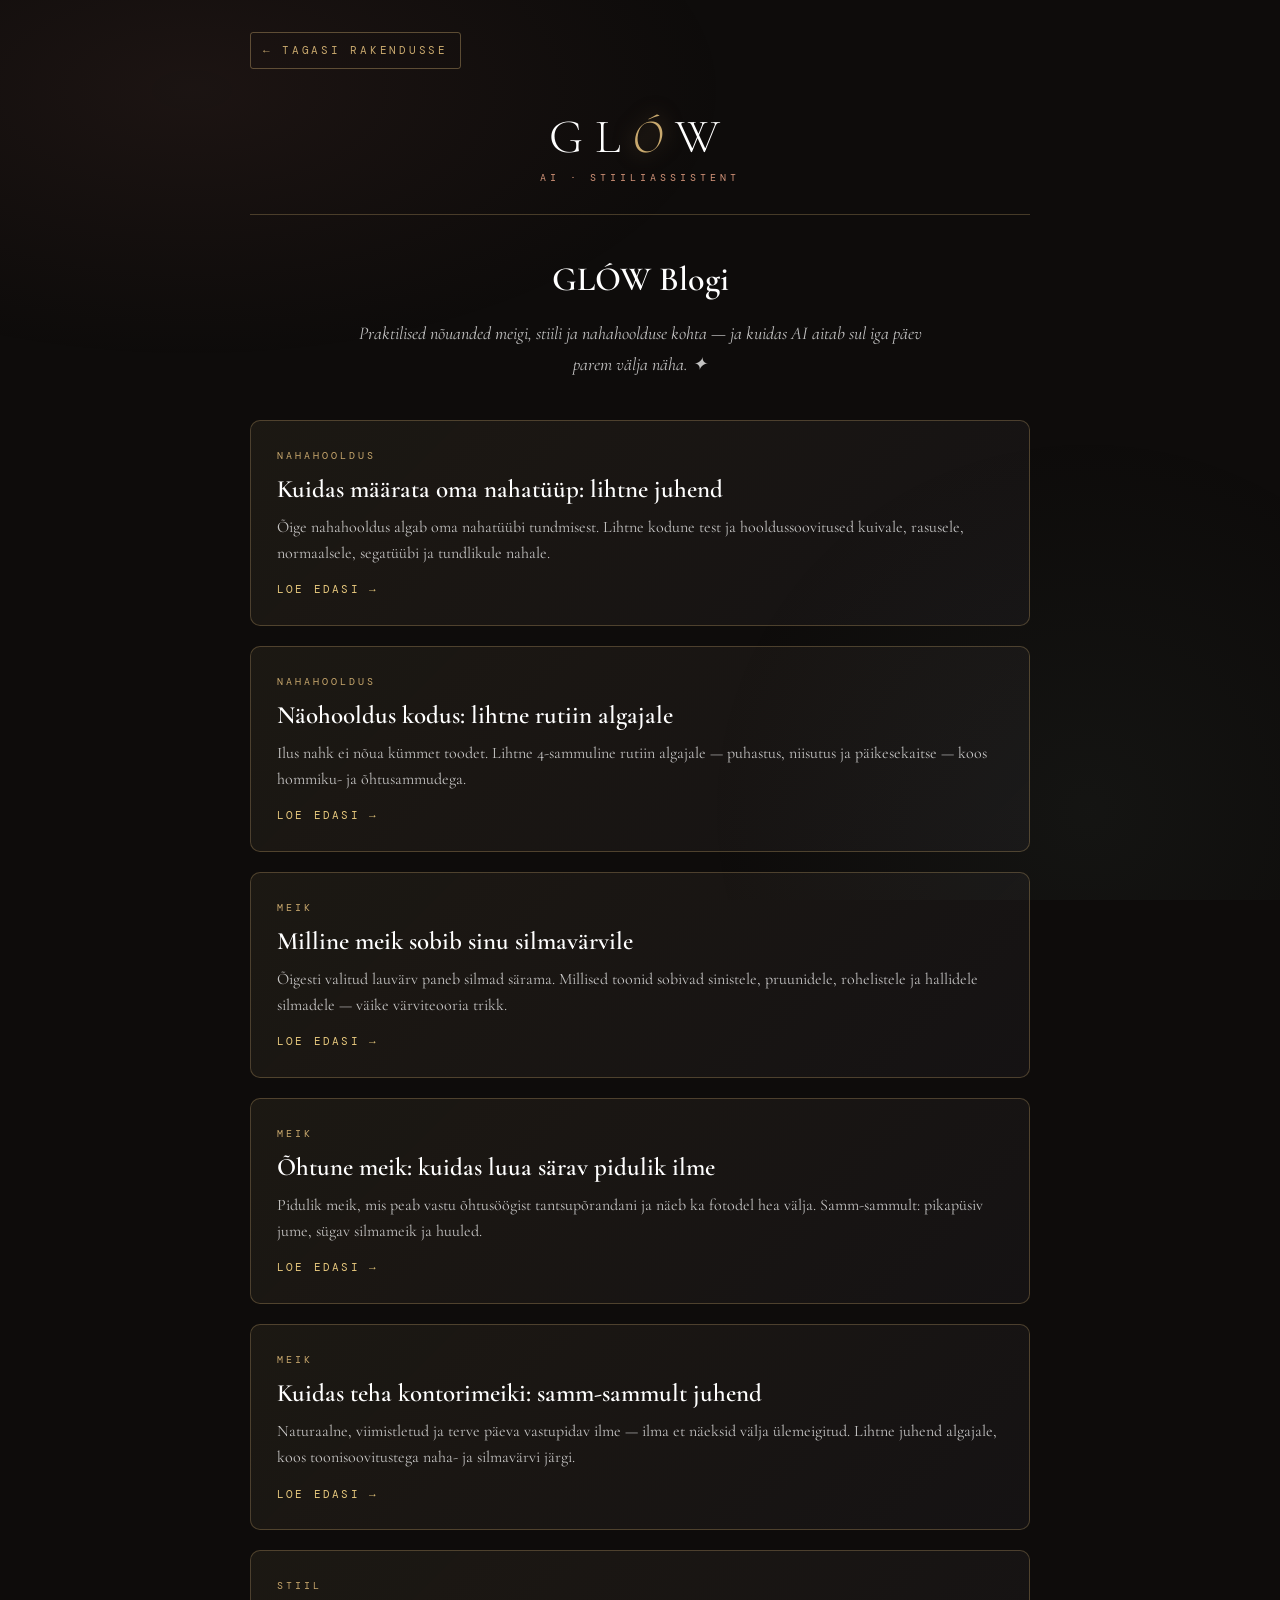
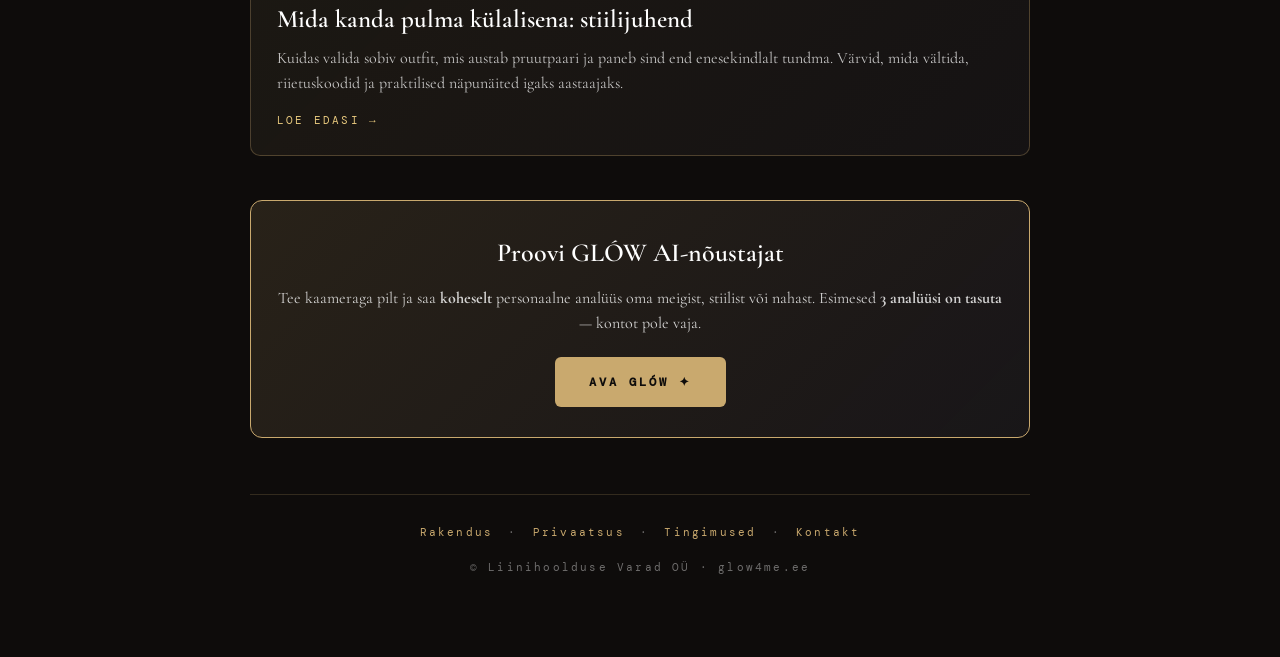
<file: blog/index.html>
<!DOCTYPE html>
<html lang="et">
<head>
<meta charset="UTF-8">
<meta name="viewport" content="width=device-width, initial-scale=1.0">
<title>GLÓW Blogi · Meik, stiil ja ilunõuanded</title>
<meta name="description" content="GLÓW blogi — praktilised nõuanded meigi, stiili ja nahahoolduse kohta. Samm-sammult juhendid ja AI-põhised soovitused igapäevaks ja erilisteks sündmusteks.">
<meta name="theme-color" content="#c9a96e">
<link rel="canonical" href="https://glow4me.ee/blog/">
<link rel="icon" type="image/png" sizes="192x192" href="../icon-192.png">
<link rel="apple-touch-icon" href="../icon-180.png">
<meta property="og:type" content="website">
<meta property="og:site_name" content="GLÓW">
<meta property="og:title" content="GLÓW Blogi · Meik, stiil ja ilunõuanded">
<meta property="og:description" content="Praktilised nõuanded meigi, stiili ja nahahoolduse kohta — samm-sammult juhendid ja AI-soovitused.">
<meta property="og:url" content="https://glow4me.ee/blog/">
<meta property="og:image" content="https://glow4me.ee/og-image.png">
<meta property="og:locale" content="et_EE">
<link href="https://fonts.googleapis.com/css2?family=Cormorant+Garamond:ital,wght@0,300;0,400;0,600;1,300&family=DM+Mono:wght@300;400&display=swap" rel="stylesheet">
<style>
:root{--bg:#0e0c0b;--gold:#c9a96e;--gold-bright:#e8c97e;--blush:#d4957a;--lav:#9b8fb5}
*{margin:0;padding:0;box-sizing:border-box}
body{background:var(--bg);color:#fff;font-family:'Cormorant Garamond',Georgia,serif;line-height:1.7;min-height:100vh}
.ambient{position:fixed;inset:0;pointer-events:none;z-index:0;background:radial-gradient(ellipse 70% 50% at 15% 10%,rgba(196,115,107,0.08) 0%,transparent 60%),radial-gradient(ellipse 50% 70% at 85% 90%,rgba(123,158,142,0.06) 0%,transparent 60%)}
.wrap{position:relative;z-index:1;max-width:820px;margin:0 auto;padding:32px 20px 80px}
.back-link{display:inline-flex;align-items:center;gap:8px;color:var(--gold);text-decoration:none;font-family:'DM Mono',monospace;font-size:11px;letter-spacing:.25em;text-transform:uppercase;margin-bottom:24px;padding:8px 12px;border:1px solid rgba(201,169,110,0.4);border-radius:3px;transition:all .2s}
.back-link:hover{background:rgba(201,169,110,0.1);border-color:var(--gold)}
header{text-align:center;padding:20px 0 28px;border-bottom:1px solid rgba(201,169,110,0.3);margin-bottom:36px}
.logo{font-size:48px;font-weight:300;letter-spacing:.25em;color:#fff;line-height:1;margin-bottom:8px}
.logo em{color:var(--gold);font-style:italic;text-shadow:0 0 20px rgba(201,169,110,0.5)}
.tagline{font-family:'DM Mono',monospace;font-size:10px;letter-spacing:.4em;color:var(--blush);text-transform:uppercase}
h1{font-size:34px;font-weight:600;color:#fff;text-align:center;margin:28px 0 10px}
.intro{text-align:center;font-style:italic;font-size:18px;color:rgba(255,255,255,0.75);margin-bottom:40px;max-width:600px;margin-left:auto;margin-right:auto}
.post-grid{display:flex;flex-direction:column;gap:20px}
.post-card{display:block;text-decoration:none;background:linear-gradient(135deg,rgba(201,169,110,0.08),rgba(155,143,181,0.05));border:1px solid rgba(201,169,110,0.3);border-radius:10px;padding:26px 26px;transition:transform .2s,border-color .2s}
.post-card:hover{transform:translateY(-3px);border-color:var(--gold)}
.post-cat{font-family:'DM Mono',monospace;font-size:10px;letter-spacing:.3em;color:var(--gold);text-transform:uppercase;margin-bottom:10px}
.post-title{font-size:25px;font-weight:600;color:#fff;line-height:1.25;margin-bottom:10px}
.post-excerpt{font-size:16px;color:rgba(255,255,255,0.75);line-height:1.6;margin-bottom:14px}
.post-more{font-family:'DM Mono',monospace;font-size:11px;letter-spacing:.2em;color:var(--gold-bright);text-transform:uppercase}
.cta-box{margin:44px 0 0;background:linear-gradient(135deg,rgba(201,169,110,0.14),rgba(155,143,181,0.08));border:1px solid var(--gold);border-radius:12px;padding:30px 26px;text-align:center}
.cta-box h2{font-size:26px;color:#fff;font-weight:600;margin-bottom:10px}
.cta-box p{font-size:16px;color:rgba(255,255,255,0.8);margin-bottom:20px;line-height:1.6}
.cta-btn{display:inline-block;background:var(--gold);color:var(--bg);padding:15px 34px;border-radius:6px;font-family:'DM Mono',monospace;font-size:12px;letter-spacing:.25em;text-transform:uppercase;font-weight:700;text-decoration:none;transition:transform .15s,box-shadow .15s}
.cta-btn:hover{transform:translateY(-2px);box-shadow:0 8px 24px rgba(201,169,110,0.4)}
footer{text-align:center;margin-top:56px;padding-top:28px;border-top:1px solid rgba(201,169,110,0.2);font-family:'DM Mono',monospace;font-size:11px;color:rgba(255,255,255,0.4);letter-spacing:.2em}
footer a{color:var(--gold);text-decoration:none;margin:0 6px}
</style>
</head>
<body>
<div class="ambient"></div>
<div class="wrap">
  <a href="../index.html" class="back-link">← Tagasi rakendusse</a>

  <header>
    <div class="logo">GL<em>Ó</em>W</div>
    <div class="tagline">AI · Stiiliassistent</div>
  </header>

  <h1>GLÓW Blogi</h1>
  <p class="intro">Praktilised nõuanded meigi, stiili ja nahahoolduse kohta — ja kuidas AI aitab sul iga päev parem välja näha. ✦</p>

  <div class="post-grid">

    <a class="post-card" href="nahatuup.html">
      <div class="post-cat">Nahahooldus</div>
      <div class="post-title">Kuidas määrata oma nahatüüp: lihtne juhend</div>
      <div class="post-excerpt">Õige nahahooldus algab oma nahatüübi tundmisest. Lihtne kodune test ja hooldussoovitused kuivale, rasusele, normaalsele, segatüübi ja tundlikule nahale.</div>
      <div class="post-more">Loe edasi →</div>
    </a>

    <a class="post-card" href="nahahooldus-kodus.html">
      <div class="post-cat">Nahahooldus</div>
      <div class="post-title">Näohooldus kodus: lihtne rutiin algajale</div>
      <div class="post-excerpt">Ilus nahk ei nõua kümmet toodet. Lihtne 4-sammuline rutiin algajale — puhastus, niisutus ja päikesekaitse — koos hommiku- ja õhtusammudega.</div>
      <div class="post-more">Loe edasi →</div>
    </a>

    <a class="post-card" href="meik-silmavarv.html">
      <div class="post-cat">Meik</div>
      <div class="post-title">Milline meik sobib sinu silmavärvile</div>
      <div class="post-excerpt">Õigesti valitud lauvärv paneb silmad särama. Millised toonid sobivad sinistele, pruunidele, rohelistele ja hallidele silmadele — väike värviteooria trikk.</div>
      <div class="post-more">Loe edasi →</div>
    </a>

    <a class="post-card" href="ohtune-meik.html">
      <div class="post-cat">Meik</div>
      <div class="post-title">Õhtune meik: kuidas luua särav pidulik ilme</div>
      <div class="post-excerpt">Pidulik meik, mis peab vastu õhtusöögist tantsupõrandani ja näeb ka fotodel hea välja. Samm-sammult: pikapüsiv jume, sügav silmameik ja huuled.</div>
      <div class="post-more">Loe edasi →</div>
    </a>

    <a class="post-card" href="kontorimeik.html">
      <div class="post-cat">Meik</div>
      <div class="post-title">Kuidas teha kontorimeiki: samm-sammult juhend</div>
      <div class="post-excerpt">Naturaalne, viimistletud ja terve päeva vastupidav ilme — ilma et näeksid välja ülemeigitud. Lihtne juhend algajale, koos toonisoovitustega naha- ja silmavärvi järgi.</div>
      <div class="post-more">Loe edasi →</div>
    </a>

    <a class="post-card" href="pulma-riietus.html">
      <div class="post-cat">Stiil</div>
      <div class="post-title">Mida kanda pulma külalisena: stiilijuhend</div>
      <div class="post-excerpt">Kuidas valida sobiv outfit, mis austab pruutpaari ja paneb sind end enesekindlalt tundma. Värvid, mida vältida, riietuskoodid ja praktilised näpunäited igaks aastaajaks.</div>
      <div class="post-more">Loe edasi →</div>
    </a>

  </div>

  <div class="cta-box">
    <h2>Proovi GLÓW AI-nõustajat</h2>
    <p>Tee kaameraga pilt ja saa <strong>koheselt</strong> personaalne analüüs oma meigist, stiilist või nahast. Esimesed <strong>3 analüüsi on tasuta</strong> — kontot pole vaja.</p>
    <a class="cta-btn" href="../index.html">Ava GLÓW ✦</a>
  </div>

  <footer>
    <p><a href="../index.html">Rakendus</a> · <a href="../privaatsus.html">Privaatsus</a> · <a href="../tingimused.html">Tingimused</a> · <a href="../kontakt.html">Kontakt</a></p>
    <p style="margin-top:16px">© Liinihoolduse Varad OÜ · glow4me.ee</p>
  </footer>
</div>
</body>
</html>
</file>
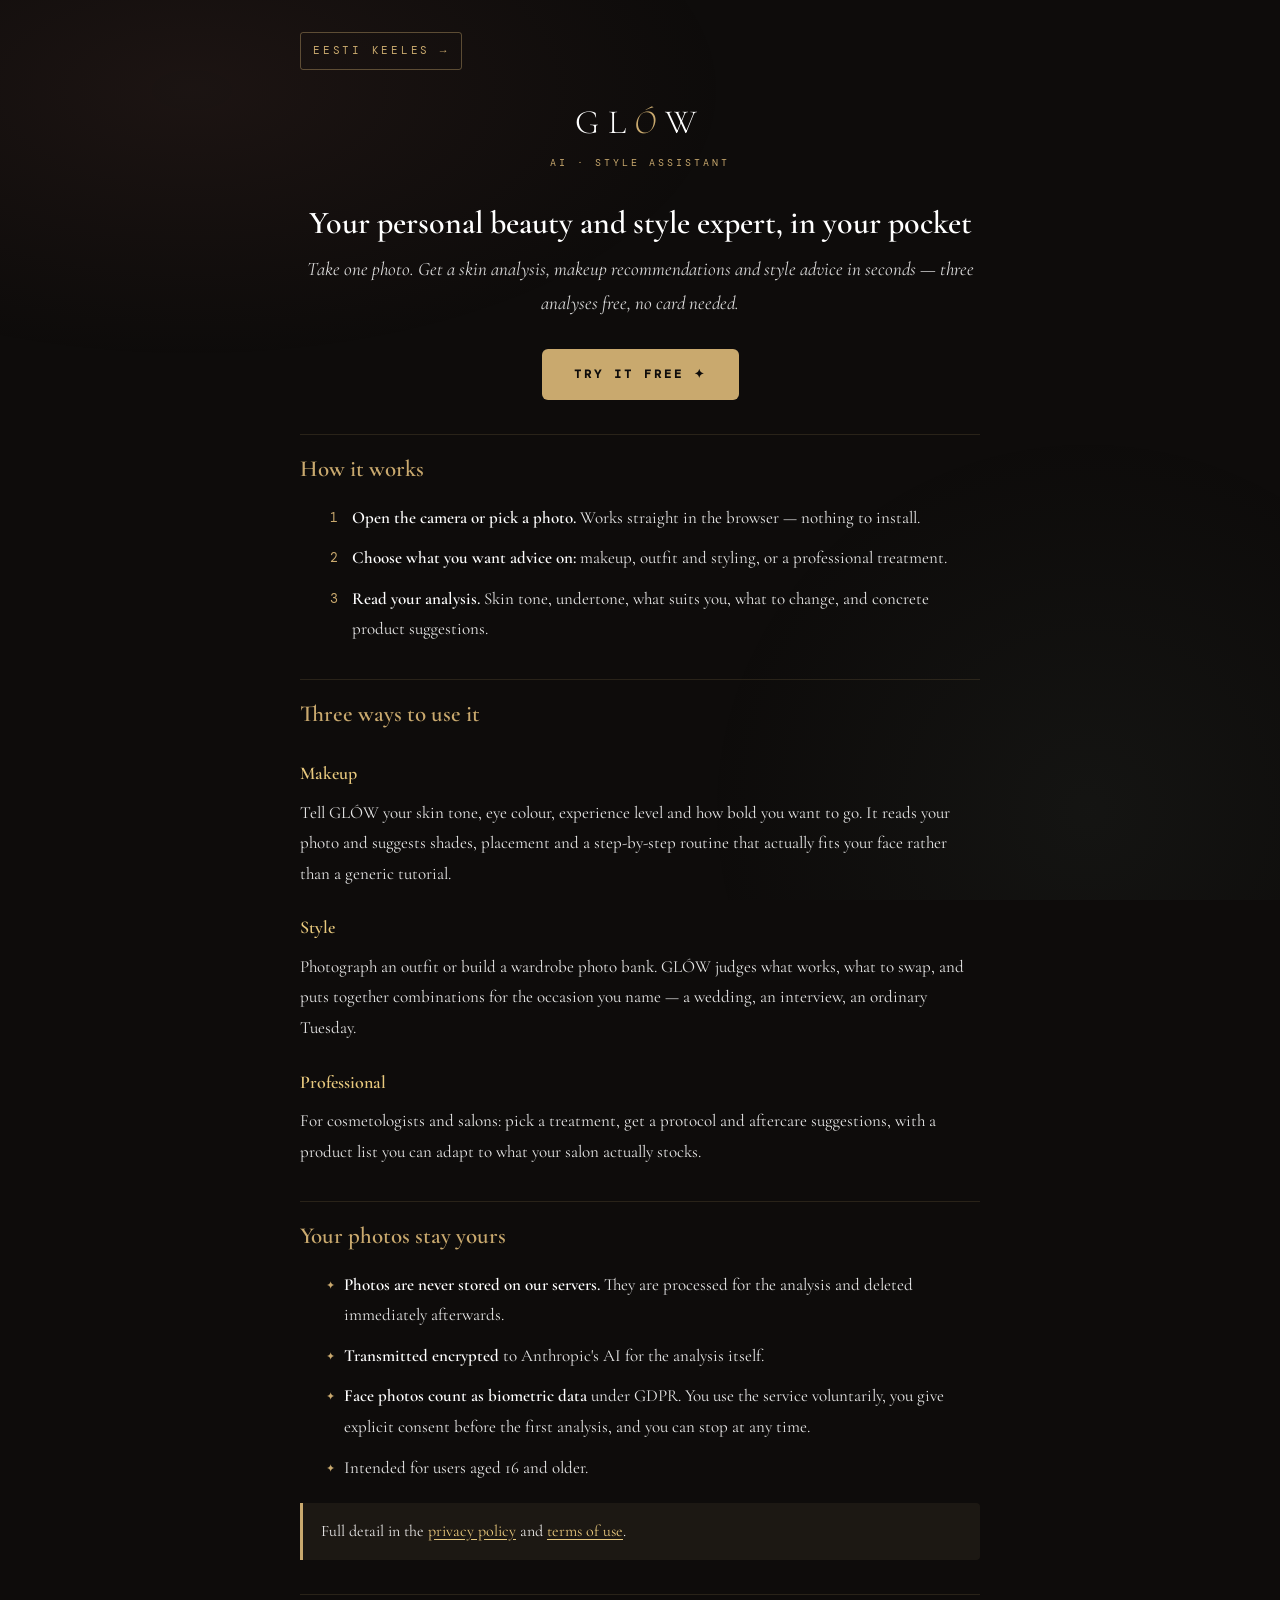
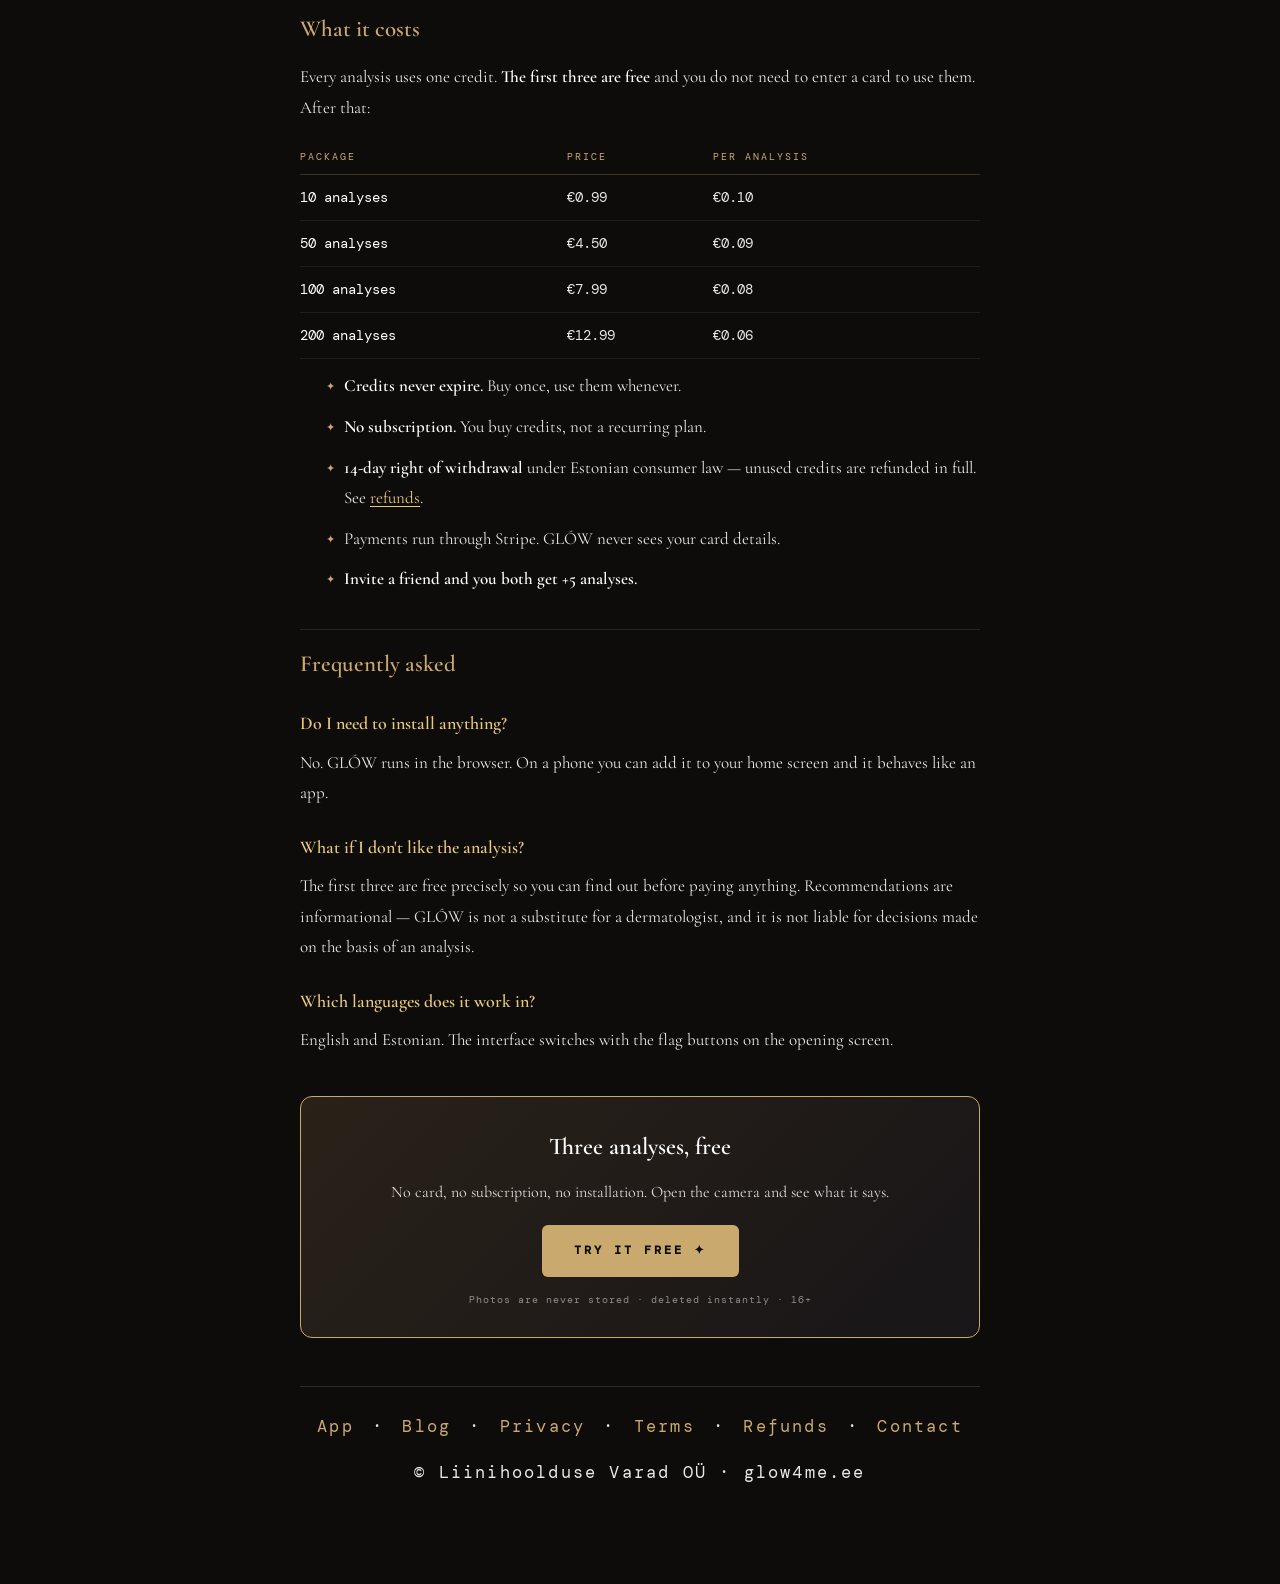
<file: en/index.html>
<!DOCTYPE html>
<html lang="en">
<head>
<meta charset="UTF-8">
<meta name="viewport" content="width=device-width, initial-scale=1.0">
<title>GLÓW (Glow4me) · AI skin analysis and makeup advice — 3 free</title>
<meta name="description" content="Take a photo and get a personal skin analysis, makeup recommendations and style advice in seconds. GLÓW is an AI beauty assistant — 3 analyses free, no card needed.">
<meta name="keywords" content="AI skin analysis, AI makeup advice, AI beauty app, skin type test, style assistant, virtual beauty coach">
<meta name="author" content="GLÓW">
<link rel="canonical" href="https://glow4me.ee/en/">
<link rel="alternate" hreflang="et" href="https://glow4me.ee/">
<link rel="alternate" hreflang="en" href="https://glow4me.ee/en/">
<link rel="alternate" hreflang="x-default" href="https://glow4me.ee/">
<meta name="theme-color" content="#c9a96e">
<link rel="icon" type="image/png" sizes="192x192" href="../icon-192.png">
<link rel="apple-touch-icon" href="../icon-180.png">
<meta property="og:type" content="website">
<meta property="og:site_name" content="GLÓW">
<meta property="og:title" content="GLÓW · AI beauty assistant in your pocket">
<meta property="og:description" content="Personal AI advice on makeup, style and skincare. Take a photo — get recommendations in seconds. 3 analyses free.">
<meta property="og:url" content="https://glow4me.ee/en/">
<meta property="og:image" content="https://glow4me.ee/og-image.png">
<meta property="og:image:width" content="1200">
<meta property="og:image:height" content="630">
<meta property="og:locale" content="en_US">
<meta property="og:locale:alternate" content="et_EE">
<meta name="twitter:card" content="summary_large_image">
<meta name="twitter:title" content="GLÓW · AI beauty assistant in your pocket">
<meta name="twitter:description" content="Personal AI advice on makeup, style and skincare. 3 analyses free, no card needed.">
<meta name="twitter:image" content="https://glow4me.ee/og-image.png">
<script type="application/ld+json">
{
  "@context": "https://schema.org",
  "@type": "WebApplication",
  "name": "GLÓW",
  "alternateName": "Glow4me",
  "url": "https://glow4me.ee/en/",
  "image": "https://glow4me.ee/og-image.png",
  "description": "AI-powered beauty app giving personal recommendations on makeup, style and skincare.",
  "applicationCategory": "LifestyleApplication",
  "operatingSystem": "Any",
  "browserRequirements": "Requires a modern browser (Safari 14+, Chrome 90+)",
  "inLanguage": ["en", "et"],
  "offers": {
    "@type": "Offer",
    "price": "0",
    "priceCurrency": "EUR",
    "description": "3 free analyses, then credit packages from €0.99"
  },
  "creator": {
    "@type": "Organization",
    "name": "GLÓW",
    "url": "https://glow4me.ee/",
    "logo": "https://glow4me.ee/icon-512.png"
  }
}
</script>
<link href="https://fonts.googleapis.com/css2?family=Cormorant+Garamond:ital,wght@0,300;0,400;0,600;1,300&family=DM+Mono:wght@300;400&display=swap" rel="stylesheet">
<style>
:root{--bg:#0e0c0b;--gold:#c9a96e;--gold-bright:#e8c97e;--blush:#d4957a;--lav:#9b8fb5}
*{margin:0;padding:0;box-sizing:border-box}
body{background:var(--bg);color:#fff;font-family:'Cormorant Garamond',Georgia,serif;line-height:1.8;min-height:100vh}
.ambient{position:fixed;inset:0;pointer-events:none;z-index:0;background:radial-gradient(ellipse 70% 50% at 15% 10%,rgba(196,115,107,0.08) 0%,transparent 60%),radial-gradient(ellipse 50% 70% at 85% 90%,rgba(123,158,142,0.06) 0%,transparent 60%)}
.wrap{position:relative;z-index:1;max-width:720px;margin:0 auto;padding:32px 20px 80px}
.lang-link{display:inline-flex;align-items:center;gap:8px;color:var(--gold);text-decoration:none;font-family:'DM Mono',monospace;font-size:11px;letter-spacing:.25em;text-transform:uppercase;margin-bottom:24px;padding:8px 12px;border:1px solid rgba(201,169,110,0.4);border-radius:3px;transition:all .2s}
.lang-link:hover{background:rgba(201,169,110,0.1);border-color:var(--gold)}
header{text-align:center;padding:12px 0 20px}
.logo{font-size:34px;font-weight:300;letter-spacing:.25em;color:#fff;line-height:1}
.logo em{color:var(--gold);font-style:italic}
.tagline{font-family:'DM Mono',monospace;font-size:10px;letter-spacing:.3em;color:var(--gold);text-transform:uppercase;text-align:center;margin:14px 0 6px}
h1{font-size:32px;font-weight:600;color:#fff;text-align:center;margin:6px 0 10px;line-height:1.2}
.lead{font-size:19px;font-style:italic;color:rgba(255,255,255,0.85);text-align:center;margin-bottom:28px}
h2{font-size:23px;color:var(--gold);font-weight:600;margin:34px 0 12px;padding-top:14px;border-top:1px solid rgba(201,169,110,0.15)}
h3{font-size:18px;color:var(--gold-bright);font-weight:600;margin:22px 0 8px}
p{font-size:17px;color:rgba(255,255,255,0.9);margin-bottom:16px}
strong{color:#fff;font-weight:600}
ul,ol{margin:12px 0 18px 4px;padding-left:22px}
li{font-size:17px;color:rgba(255,255,255,0.9);margin-bottom:10px;position:relative;list-style:none;padding-left:18px}
li::before{content:'✦';position:absolute;left:0;color:var(--gold);font-size:11px;top:6px}
ol{counter-reset:s;padding-left:26px}
ol li{counter-increment:s;padding-left:22px}
ol li::before{content:counter(s);color:var(--gold);font-family:'DM Mono',monospace;font-size:13px;top:3px}
.tip{background:rgba(201,169,110,0.08);border-left:3px solid var(--gold);padding:14px 18px;border-radius:0 4px 4px 0;margin:20px 0}
.tip p{margin:0;font-size:16px}
.price-table{width:100%;border-collapse:collapse;margin:16px 0 8px;font-family:'DM Mono',monospace;font-size:14px}
.price-table th{text-align:left;color:var(--gold);font-weight:400;font-size:10px;letter-spacing:.2em;text-transform:uppercase;padding:8px 10px 8px 0;border-bottom:1px solid rgba(201,169,110,0.25)}
.price-table td{padding:10px 10px 10px 0;border-bottom:1px solid rgba(255,255,255,0.07);color:rgba(255,255,255,0.9)}
.price-table td:first-child{color:#fff}
.cta-box{margin:40px 0 0;background:linear-gradient(135deg,rgba(201,169,110,0.14),rgba(155,143,181,0.08));border:1px solid var(--gold);border-radius:12px;padding:28px 24px;text-align:center}
.cta-box h2{border:none;padding:0;margin:0 0 10px;color:#fff;font-size:24px}
.cta-box p{font-size:16px;color:rgba(255,255,255,0.85);margin-bottom:18px}
.cta-btn{display:inline-block;background:var(--gold);color:var(--bg);padding:15px 32px;border-radius:6px;font-family:'DM Mono',monospace;font-size:12px;letter-spacing:.25em;text-transform:uppercase;font-weight:700;text-decoration:none;transition:transform .15s,box-shadow .15s}
.cta-btn:hover{transform:translateY(-2px);box-shadow:0 8px 24px rgba(201,169,110,0.4)}
.cta-note{font-family:'DM Mono',monospace;font-size:10px;letter-spacing:.1em;color:rgba(255,255,255,0.5);margin-top:14px}
a.inline{color:var(--gold-bright);text-decoration:underline;text-underline-offset:3px}
footer{text-align:center;margin-top:48px;padding-top:24px;border-top:1px solid rgba(201,169,110,0.2);font-family:'DM Mono',monospace;font-size:11px;color:rgba(255,255,255,0.4);letter-spacing:.2em}
footer a{color:var(--gold);text-decoration:none;margin:0 6px}
</style>
</head>
<body>
<div class="ambient"></div>
<div class="wrap">

  <a href="../" class="lang-link">Eesti keeles →</a>

  <header>
    <div class="logo">GL<em>Ó</em>W</div>
    <div class="tagline">AI · Style Assistant</div>
  </header>

  <h1>Your personal beauty and style expert, in your pocket</h1>
  <p class="lead">Take one photo. Get a skin analysis, makeup recommendations and style advice in seconds — three analyses free, no card needed.</p>

  <div style="text-align:center;margin-bottom:8px">
    <a href="../?lang=en" class="cta-btn">Try it free ✦</a>
  </div>

  <h2>How it works</h2>
  <ol>
    <li><strong>Open the camera or pick a photo.</strong> Works straight in the browser — nothing to install.</li>
    <li><strong>Choose what you want advice on:</strong> makeup, outfit and styling, or a professional treatment.</li>
    <li><strong>Read your analysis.</strong> Skin tone, undertone, what suits you, what to change, and concrete product suggestions.</li>
  </ol>

  <h2>Three ways to use it</h2>

  <h3>Makeup</h3>
  <p>Tell GLÓW your skin tone, eye colour, experience level and how bold you want to go. It reads your photo and suggests shades, placement and a step-by-step routine that actually fits your face rather than a generic tutorial.</p>

  <h3>Style</h3>
  <p>Photograph an outfit or build a wardrobe photo bank. GLÓW judges what works, what to swap, and puts together combinations for the occasion you name — a wedding, an interview, an ordinary Tuesday.</p>

  <h3>Professional</h3>
  <p>For cosmetologists and salons: pick a treatment, get a protocol and aftercare suggestions, with a product list you can adapt to what your salon actually stocks.</p>

  <h2>Your photos stay yours</h2>
  <ul>
    <li><strong>Photos are never stored on our servers.</strong> They are processed for the analysis and deleted immediately afterwards.</li>
    <li><strong>Transmitted encrypted</strong> to Anthropic's AI for the analysis itself.</li>
    <li><strong>Face photos count as biometric data</strong> under GDPR. You use the service voluntarily, you give explicit consent before the first analysis, and you can stop at any time.</li>
    <li>Intended for users aged 16 and older.</li>
  </ul>
  <div class="tip">
    <p>Full detail in the <a href="../privaatsus.html" class="inline">privacy policy</a> and <a href="../tingimused.html" class="inline">terms of use</a>.</p>
  </div>

  <h2>What it costs</h2>
  <p>Every analysis uses one credit. <strong>The first three are free</strong> and you do not need to enter a card to use them. After that:</p>

  <table class="price-table">
    <thead><tr><th>Package</th><th>Price</th><th>Per analysis</th></tr></thead>
    <tbody>
      <tr><td>10 analyses</td><td>€0.99</td><td>€0.10</td></tr>
      <tr><td>50 analyses</td><td>€4.50</td><td>€0.09</td></tr>
      <tr><td>100 analyses</td><td>€7.99</td><td>€0.08</td></tr>
      <tr><td>200 analyses</td><td>€12.99</td><td>€0.06</td></tr>
    </tbody>
  </table>

  <ul>
    <li><strong>Credits never expire.</strong> Buy once, use them whenever.</li>
    <li><strong>No subscription.</strong> You buy credits, not a recurring plan.</li>
    <li><strong>14-day right of withdrawal</strong> under Estonian consumer law — unused credits are refunded in full. See <a href="../tagasimaksed.html" class="inline">refunds</a>.</li>
    <li>Payments run through Stripe. GLÓW never sees your card details.</li>
    <li><strong>Invite a friend and you both get +5 analyses.</strong></li>
  </ul>

  <h2>Frequently asked</h2>

  <h3>Do I need to install anything?</h3>
  <p>No. GLÓW runs in the browser. On a phone you can add it to your home screen and it behaves like an app.</p>

  <h3>What if I don't like the analysis?</h3>
  <p>The first three are free precisely so you can find out before paying anything. Recommendations are informational — GLÓW is not a substitute for a dermatologist, and it is not liable for decisions made on the basis of an analysis.</p>

  <h3>Which languages does it work in?</h3>
  <p>English and Estonian. The interface switches with the flag buttons on the opening screen.</p>

  <div class="cta-box">
    <h2>Three analyses, free</h2>
    <p>No card, no subscription, no installation. Open the camera and see what it says.</p>
    <a href="../?lang=en" class="cta-btn">Try it free ✦</a>
    <div class="cta-note">Photos are never stored · deleted instantly · 16+</div>
  </div>

  <footer>
    <p><a href="../?lang=en">App</a> · <a href="../blog/">Blog</a> · <a href="../privaatsus.html">Privacy</a> · <a href="../tingimused.html">Terms</a> · <a href="../tagasimaksed.html">Refunds</a> · <a href="../kontakt.html">Contact</a></p>
    <p style="margin-top:16px">© Liinihoolduse Varad OÜ · glow4me.ee</p>
  </footer>
</div>
</body>
</html>
</file>
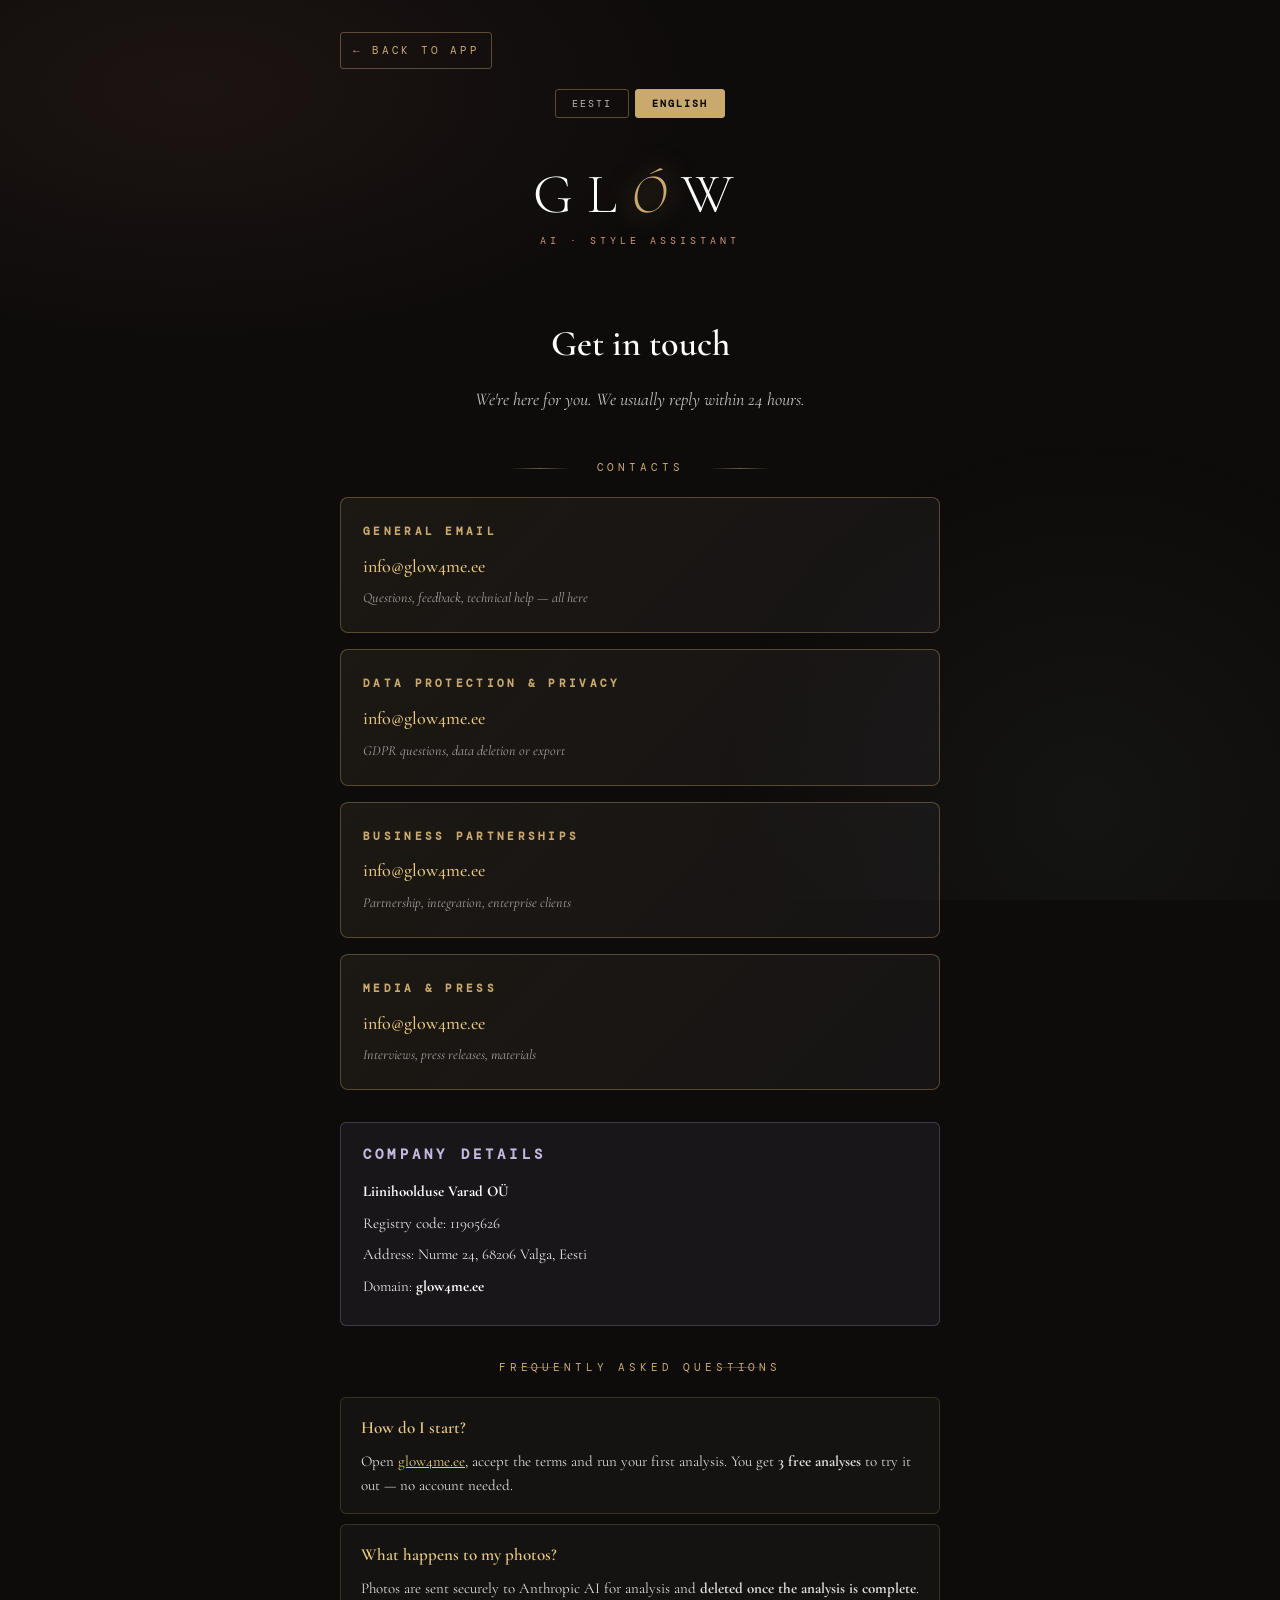
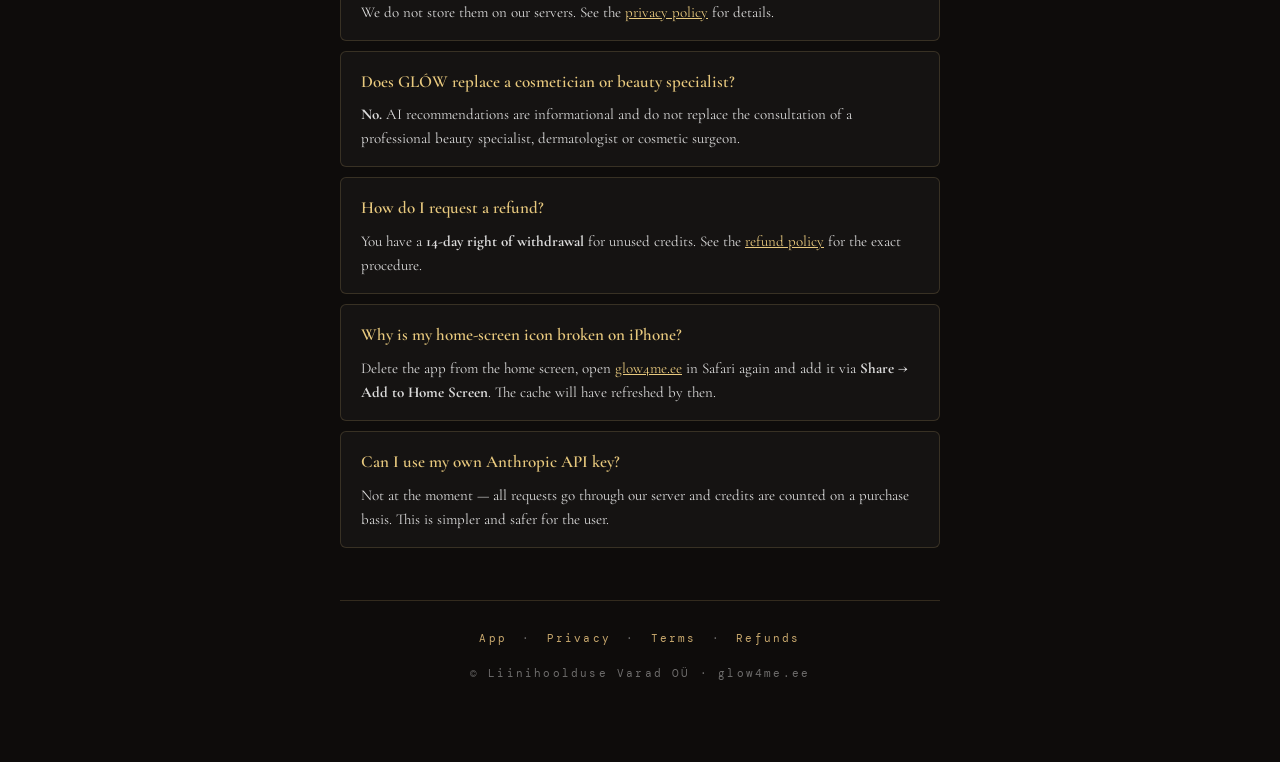
<file: kontakt.html>
<!DOCTYPE html>
<html lang="et">
<head>
<meta charset="UTF-8">
<meta name="viewport" content="width=device-width, initial-scale=1.0">
<title data-et="Kontakt · GLÓW" data-en="Contact · GLÓW">Kontakt · GLÓW</title>
<meta name="description" content="Võta GLÓW meeskonnaga ühendust — küsimused, tagasiside, koostöö. / Get in touch with the GLÓW team — questions, feedback, partnerships.">
<meta name="theme-color" content="#c9a96e">
<link rel="canonical" href="https://glow4me.ee/kontakt.html">
<link rel="alternate" hreflang="et" href="https://glow4me.ee/kontakt.html">
<link rel="alternate" hreflang="en" href="https://glow4me.ee/kontakt.html?lang=en">
<link rel="alternate" hreflang="x-default" href="https://glow4me.ee/kontakt.html">
<meta property="og:type" content="website">
<meta property="og:site_name" content="GLÓW">
<meta property="og:title" content="Kontakt · GLÓW">
<meta property="og:url" content="https://glow4me.ee/kontakt.html">
<meta property="og:image" content="https://glow4me.ee/og-image.png">
<meta property="og:locale" content="et_EE">
<meta property="og:locale:alternate" content="en_US">
<link rel="icon" type="image/png" sizes="192x192" href="icon-192.png">
<link rel="apple-touch-icon" href="icon-180.png">
<link href="https://fonts.googleapis.com/css2?family=Cormorant+Garamond:ital,wght@0,300;0,400;0,600;1,300&family=DM+Mono:wght@300;400&display=swap" rel="stylesheet">
<style>
:root{--bg:#0e0c0b;--gold:#c9a96e;--gold-bright:#e8c97e;--blush:#d4957a;--lav:#9b8fb5}
*{margin:0;padding:0;box-sizing:border-box}
body{background:var(--bg);color:#fff;font-family:'Cormorant Garamond',Georgia,serif;line-height:1.7;min-height:100vh}
.ambient{position:fixed;inset:0;pointer-events:none;z-index:0;background:radial-gradient(ellipse 70% 50% at 15% 10%,rgba(196,115,107,0.08) 0%,transparent 60%),radial-gradient(ellipse 50% 70% at 85% 90%,rgba(123,158,142,0.06) 0%,transparent 60%)}
.wrap{position:relative;z-index:1;max-width:640px;margin:0 auto;padding:32px 20px 80px}
.back-link{display:inline-flex;align-items:center;gap:8px;color:var(--gold);text-decoration:none;font-family:'DM Mono',monospace;font-size:11px;letter-spacing:.25em;text-transform:uppercase;margin-bottom:20px;padding:8px 12px;border:1px solid rgba(201,169,110,0.4);border-radius:3px;transition:all .2s}
.back-link:hover{background:rgba(201,169,110,0.1);border-color:var(--gold)}
.lang-toggle{display:flex;gap:6px;justify-content:center;margin-bottom:24px}
.lang-toggle button{background:none;border:1px solid rgba(201,169,110,0.4);color:rgba(255,255,255,0.7);font-family:'DM Mono',monospace;font-size:10px;letter-spacing:.2em;padding:7px 16px;border-radius:3px;cursor:pointer;text-transform:uppercase;transition:all .2s}
.lang-toggle button:hover{border-color:var(--gold)}
.lang-toggle button.active{background:var(--gold);color:var(--bg);border-color:var(--gold);font-weight:600}
header{text-align:center;padding:24px 0 32px}
.logo{font-size:56px;font-weight:300;letter-spacing:.25em;color:#fff;line-height:1;margin-bottom:10px}
.logo em{color:var(--gold);font-style:italic;text-shadow:0 0 26px rgba(201,169,110,0.6)}
.tagline{font-family:'DM Mono',monospace;font-size:10px;letter-spacing:.4em;color:var(--blush);text-transform:uppercase}
h1{font-size:36px;font-weight:600;color:#fff;text-align:center;margin:32px 0 10px}
.subtitle{text-align:center;font-family:'Cormorant Garamond',serif;font-style:italic;font-size:18px;color:rgba(255,255,255,0.75);margin-bottom:44px}
.contact-grid{display:grid;grid-template-columns:1fr;gap:16px;margin-bottom:32px}
.contact-card{background:linear-gradient(135deg,rgba(201,169,110,0.08),rgba(155,143,181,0.06));border:1px solid rgba(201,169,110,0.35);border-radius:8px;padding:24px 22px;transition:transform .2s,border-color .2s}
.contact-card:hover{transform:translateY(-2px);border-color:var(--gold)}
.contact-card h3{font-size:11px;letter-spacing:.3em;color:var(--gold);text-transform:uppercase;margin-bottom:10px;font-family:'DM Mono',monospace}
.contact-card .value{font-size:18px;color:#fff;font-weight:500;margin-bottom:6px}
.contact-card .value a{color:var(--gold-bright);text-decoration:none}
.contact-card .value a:hover{text-decoration:underline;text-underline-offset:3px}
.contact-card .note{font-size:14px;color:rgba(255,255,255,0.6);font-style:italic;line-height:1.5}
.info-block{background:rgba(155,143,181,0.08);border:1px solid rgba(155,143,181,0.3);border-radius:6px;padding:20px 22px;margin-top:32px}
.info-block h2{font-size:14px;letter-spacing:.3em;color:#c4b8e0;text-transform:uppercase;font-family:'DM Mono',monospace;margin-bottom:12px}
.info-block p{font-size:15px;color:rgba(255,255,255,0.9);margin-bottom:6px}
.info-block strong{color:#fff}
.section-title{font-size:11px;letter-spacing:.35em;color:var(--gold);text-transform:uppercase;font-family:'DM Mono',monospace;text-align:center;margin:32px 0 20px;position:relative}
.section-title::before,.section-title::after{content:'';position:absolute;top:50%;width:60px;height:1px;background:linear-gradient(90deg,transparent,rgba(201,169,110,0.5),transparent)}
.section-title::before{left:calc(50% - 130px)}
.section-title::after{right:calc(50% - 130px)}
.faq-item{background:rgba(255,255,255,0.03);border:1px solid rgba(201,169,110,0.2);border-radius:6px;padding:16px 20px;margin-bottom:10px}
.faq-q{font-family:'Cormorant Garamond',serif;font-size:17px;font-weight:600;color:var(--gold-bright);margin-bottom:6px}
.faq-a{font-size:15px;color:rgba(255,255,255,0.85);line-height:1.6}
.faq-a a{color:var(--gold-bright)}
footer{text-align:center;margin-top:52px;padding-top:28px;border-top:1px solid rgba(201,169,110,0.2);font-family:'DM Mono',monospace;font-size:11px;color:rgba(255,255,255,0.4);letter-spacing:.2em}
footer a{color:var(--gold);text-decoration:none;margin:0 6px}
.lang-en{display:none}
body[data-lang="en"] .lang-et{display:none}
body[data-lang="en"] .lang-en{display:block}
</style>
</head>
<body>
<div class="ambient"></div>
<div class="wrap">
  <a href="index.html" class="back-link"><span class="lang-et">← Tagasi rakendusse</span><span class="lang-en">← Back to app</span></a>

  <div class="lang-toggle">
    <button data-lang-btn="et" onclick="__setLang('et')">Eesti</button>
    <button data-lang-btn="en" onclick="__setLang('en')">English</button>
  </div>

  <header>
    <div class="logo">GL<em>Ó</em>W</div>
    <div class="tagline"><span class="lang-et">AI · Stiiliassistent</span><span class="lang-en">AI · Style Assistant</span></div>
  </header>

  <!-- ================= ESTONIAN ================= -->
  <div class="lang-et">
  <h1>Võta ühendust</h1>
  <div class="subtitle">Oleme siin sinu jaoks. Vastame tavaliselt 24 tunni jooksul.</div>

  <div class="section-title">Kontaktid</div>

  <div class="contact-grid">
    <div class="contact-card">
      <h3>Üldine e-post</h3>
      <div class="value"><a href="mailto:info@glow4me.ee">info@glow4me.ee</a></div>
      <div class="note">Küsimused, tagasiside, tehniline abi — kõik siia</div>
    </div>

    <div class="contact-card">
      <h3>Andmekaitse &amp; privaatsus</h3>
      <div class="value"><a href="mailto:info@glow4me.ee?subject=Andmekaitse">info@glow4me.ee</a></div>
      <div class="note">GDPR-küsimused, andmete kustutamine või eksport</div>
    </div>

    <div class="contact-card">
      <h3>Ärikoostöö</h3>
      <div class="value"><a href="mailto:info@glow4me.ee?subject=Ärikoostöö">info@glow4me.ee</a></div>
      <div class="note">Partnerlus, integratsioon, ettevõtete-kliendid</div>
    </div>

    <div class="contact-card">
      <h3>Meedia &amp; press</h3>
      <div class="value"><a href="mailto:info@glow4me.ee?subject=Meedia päring">info@glow4me.ee</a></div>
      <div class="note">Intervjuud, pressiteated, materjalid</div>
    </div>
  </div>

  <div class="info-block">
    <h2>Ettevõtte andmed</h2>
    <p><strong>Liinihoolduse Varad OÜ</strong></p>
    <p>Registrikood: 11905626</p>
    <p>Aadress: Nurme 24, 68206 Valga, Eesti</p>
    <p>Domeen: <strong>glow4me.ee</strong></p>
  </div>

  <div class="section-title">Sagedased küsimused</div>

  <div class="faq-item">
    <div class="faq-q">Kuidas ma alustan?</div>
    <div class="faq-a">Ava <a href="index.html">glow4me.ee</a>, nõustu tingimustega ja lae oma esimene analüüs. Saad <strong>3 tasuta analüüsi</strong> proovimiseks — konto pole vaja luua.</div>
  </div>

  <div class="faq-item">
    <div class="faq-q">Mis juhtub minu piltidega?</div>
    <div class="faq-a">Pildid saadetakse turvaliselt Anthropic AI-le analüüsimiseks ja <strong>kustutatakse pärast analüüsi valmimist</strong>. Me ei säilita neid oma serveris. Vt lähemalt <a href="privaatsus.html">privaatsuspoliitikast</a>.</div>
  </div>

  <div class="faq-item">
    <div class="faq-q">Kas GLÓW asendab kosmeetiku või iluspetsialisti?</div>
    <div class="faq-a"><strong>Ei.</strong> AI-soovitused on informatiivsed ja need ei asenda professionaalse iluspetsialisti, nahaarsti ega kosmeetilise kirurgi konsultatsiooni.</div>
  </div>

  <div class="faq-item">
    <div class="faq-q">Kuidas ma tagasimakset küsida saan?</div>
    <div class="faq-a">Sul on <strong>14-päeva taganemisõigus</strong> kasutamata krediitide osas. Vaata <a href="tagasimaksed.html">tagasimakse-poliitikast</a> täpsemat protseduuri.</div>
  </div>

  <div class="faq-item">
    <div class="faq-q">Miks mu koduekraani-ikoon on katkine iPhone'is?</div>
    <div class="faq-a">Kustuta app koduekraanilt, ava <a href="index.html">glow4me.ee</a> Safari'is uuesti ja lisa <strong>Share → Add to Home Screen</strong>. Vahepeal cache on uuendunud.</div>
  </div>

  <div class="faq-item">
    <div class="faq-q">Kas saan kasutada oma Anthropic API võtit?</div>
    <div class="faq-a">Praegu mitte — kõik päringud käivad meie serveri kaudu ja krediidid arvestatakse ostu-põhiselt. See on kasutaja jaoks lihtsam ja turvalisem.</div>
  </div>

  <footer>
    <p><a href="index.html">Rakendus</a> · <a href="privaatsus.html">Privaatsus</a> · <a href="tingimused.html">Tingimused</a> · <a href="tagasimaksed.html">Tagasimaksed</a></p>
    <p style="margin-top:16px">© Liinihoolduse Varad OÜ · glow4me.ee</p>
  </footer>
  </div>

  <!-- ================= ENGLISH ================= -->
  <div class="lang-en">
  <h1>Get in touch</h1>
  <div class="subtitle">We're here for you. We usually reply within 24 hours.</div>

  <div class="section-title">Contacts</div>

  <div class="contact-grid">
    <div class="contact-card">
      <h3>General email</h3>
      <div class="value"><a href="mailto:info@glow4me.ee">info@glow4me.ee</a></div>
      <div class="note">Questions, feedback, technical help — all here</div>
    </div>

    <div class="contact-card">
      <h3>Data protection &amp; privacy</h3>
      <div class="value"><a href="mailto:info@glow4me.ee?subject=Data protection">info@glow4me.ee</a></div>
      <div class="note">GDPR questions, data deletion or export</div>
    </div>

    <div class="contact-card">
      <h3>Business partnerships</h3>
      <div class="value"><a href="mailto:info@glow4me.ee?subject=Business partnership">info@glow4me.ee</a></div>
      <div class="note">Partnership, integration, enterprise clients</div>
    </div>

    <div class="contact-card">
      <h3>Media &amp; press</h3>
      <div class="value"><a href="mailto:info@glow4me.ee?subject=Media enquiry">info@glow4me.ee</a></div>
      <div class="note">Interviews, press releases, materials</div>
    </div>
  </div>

  <div class="info-block">
    <h2>Company details</h2>
    <p><strong>Liinihoolduse Varad OÜ</strong></p>
    <p>Registry code: 11905626</p>
    <p>Address: Nurme 24, 68206 Valga, Eesti</p>
    <p>Domain: <strong>glow4me.ee</strong></p>
  </div>

  <div class="section-title">Frequently asked questions</div>

  <div class="faq-item">
    <div class="faq-q">How do I start?</div>
    <div class="faq-a">Open <a href="index.html">glow4me.ee</a>, accept the terms and run your first analysis. You get <strong>3 free analyses</strong> to try it out — no account needed.</div>
  </div>

  <div class="faq-item">
    <div class="faq-q">What happens to my photos?</div>
    <div class="faq-a">Photos are sent securely to Anthropic AI for analysis and <strong>deleted once the analysis is complete</strong>. We do not store them on our servers. See the <a href="privaatsus.html">privacy policy</a> for details.</div>
  </div>

  <div class="faq-item">
    <div class="faq-q">Does GLÓW replace a cosmetician or beauty specialist?</div>
    <div class="faq-a"><strong>No.</strong> AI recommendations are informational and do not replace the consultation of a professional beauty specialist, dermatologist or cosmetic surgeon.</div>
  </div>

  <div class="faq-item">
    <div class="faq-q">How do I request a refund?</div>
    <div class="faq-a">You have a <strong>14-day right of withdrawal</strong> for unused credits. See the <a href="tagasimaksed.html">refund policy</a> for the exact procedure.</div>
  </div>

  <div class="faq-item">
    <div class="faq-q">Why is my home-screen icon broken on iPhone?</div>
    <div class="faq-a">Delete the app from the home screen, open <a href="index.html">glow4me.ee</a> in Safari again and add it via <strong>Share → Add to Home Screen</strong>. The cache will have refreshed by then.</div>
  </div>

  <div class="faq-item">
    <div class="faq-q">Can I use my own Anthropic API key?</div>
    <div class="faq-a">Not at the moment — all requests go through our server and credits are counted on a purchase basis. This is simpler and safer for the user.</div>
  </div>

  <footer>
    <p><a href="index.html">App</a> · <a href="privaatsus.html">Privacy</a> · <a href="tingimused.html">Terms</a> · <a href="tagasimaksed.html">Refunds</a></p>
    <p style="margin-top:16px">© Liinihoolduse Varad OÜ · glow4me.ee</p>
  </footer>
  </div>
</div>
<script>
(function(){
  function detect(){try{var q=(location.search.match(/[?&]lang=(en|et)/)||[])[1];if(q){try{localStorage.setItem('glow_lang',q);}catch(_){}return q;}}catch(e){}try{var s=localStorage.getItem('glow_lang');if(s==='et'||s==='en')return s;}catch(e){}
    var tz='';try{tz=Intl.DateTimeFormat().resolvedOptions().timeZone||'';}catch(e){}
    var l=(navigator.language||navigator.userLanguage||'').toLowerCase();
    if(tz==='Europe/Tallinn'||l.indexOf('et')===0)return'et';return'en';}
  function apply(lang){document.body.setAttribute('data-lang',lang);document.documentElement.lang=lang;
    document.querySelectorAll('[data-lang-btn]').forEach(function(b){b.classList.toggle('active',b.getAttribute('data-lang-btn')===lang);});
    var t=document.querySelector('title');if(t&&t.getAttribute('data-'+lang))document.title=t.getAttribute('data-'+lang);}
  window.__setLang=function(l){if(l!=='et'&&l!=='en')return;try{localStorage.setItem('glow_lang',l);}catch(e){}apply(l);};
  apply(detect());
})();
</script>
</body>
</html>
</file>
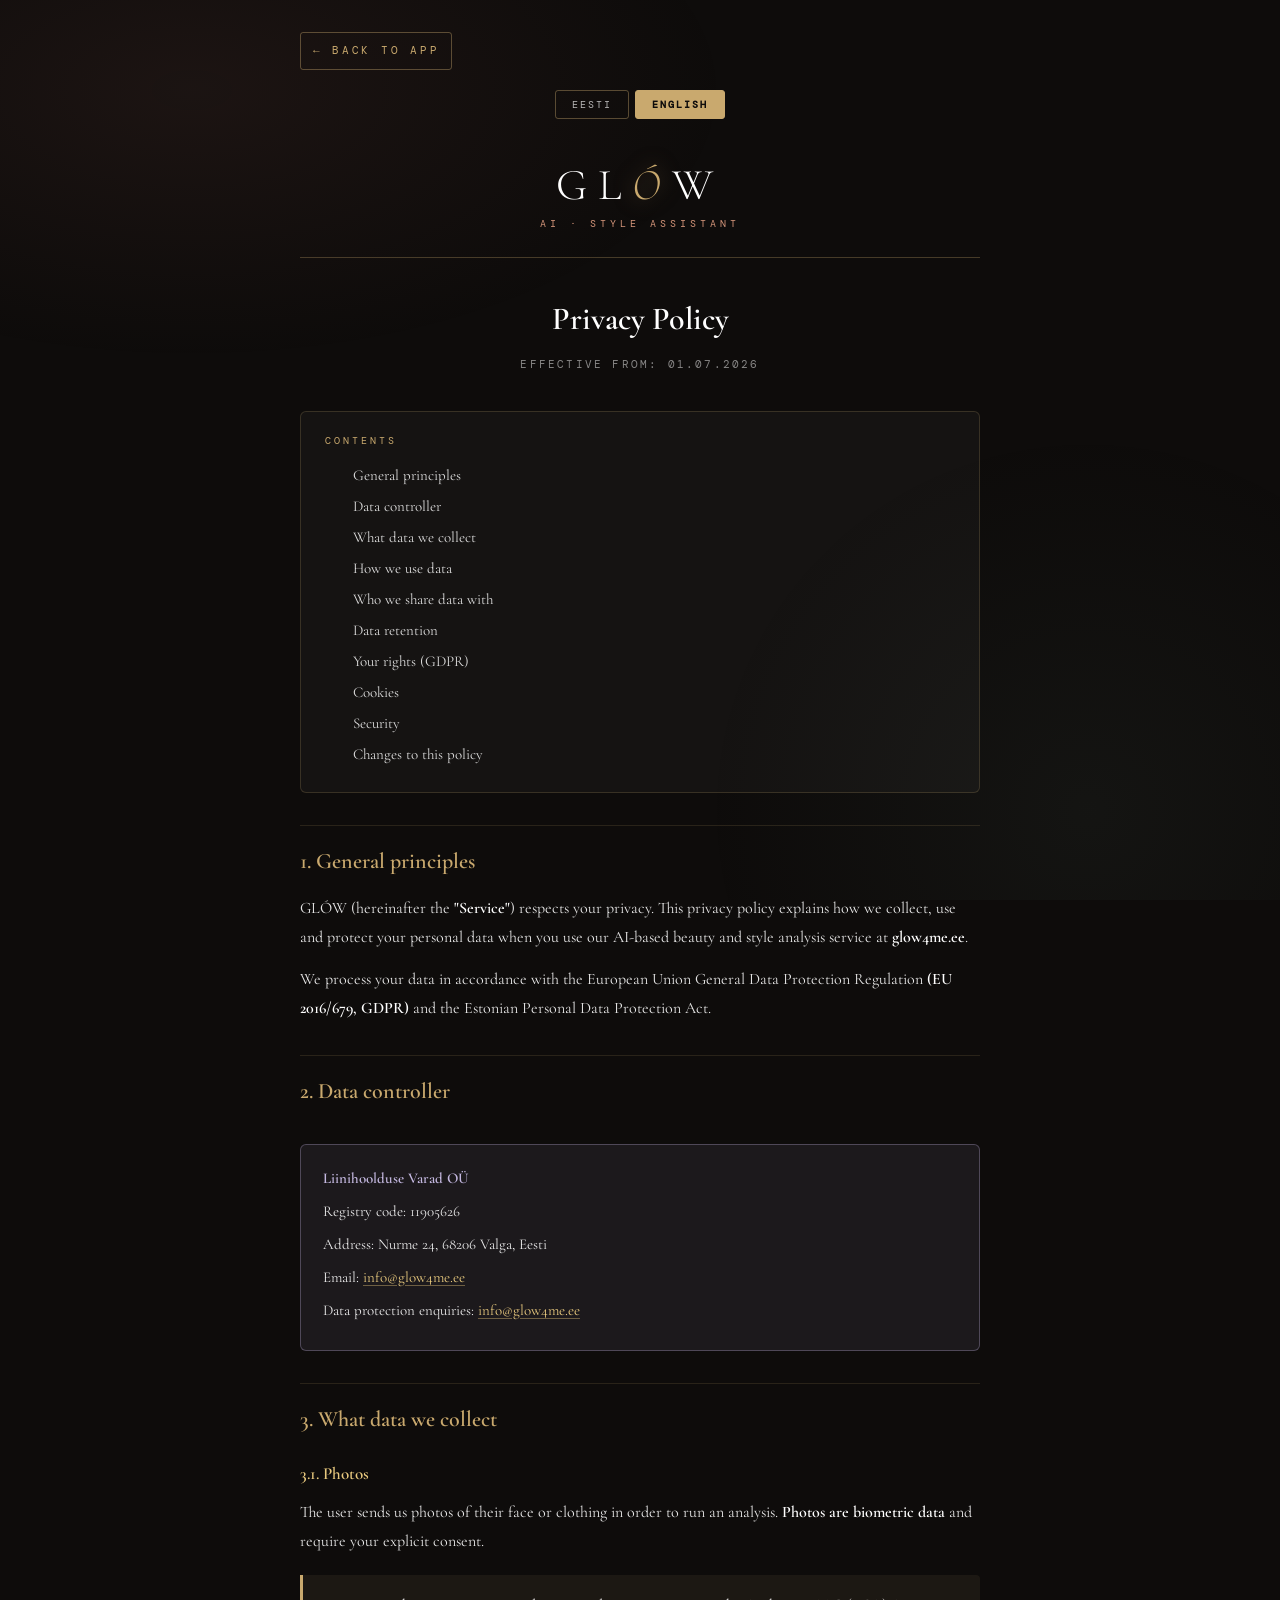
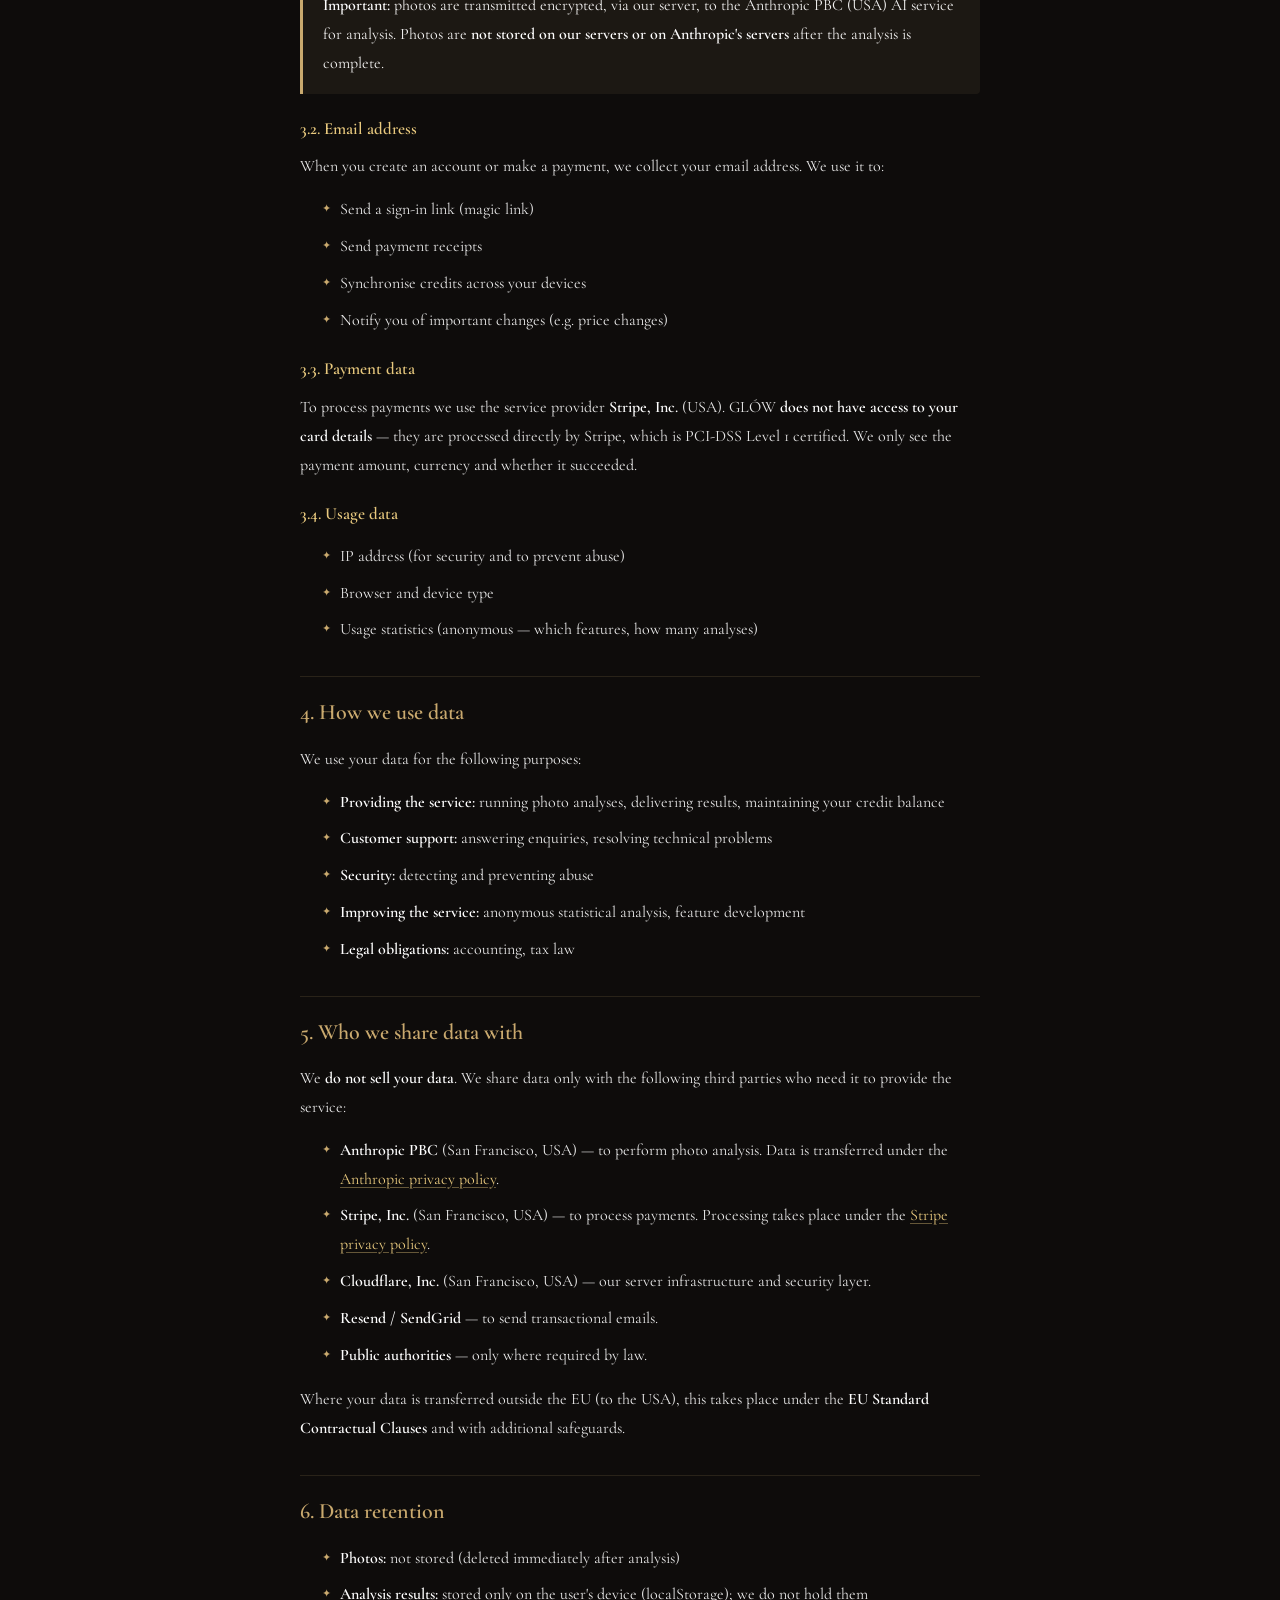
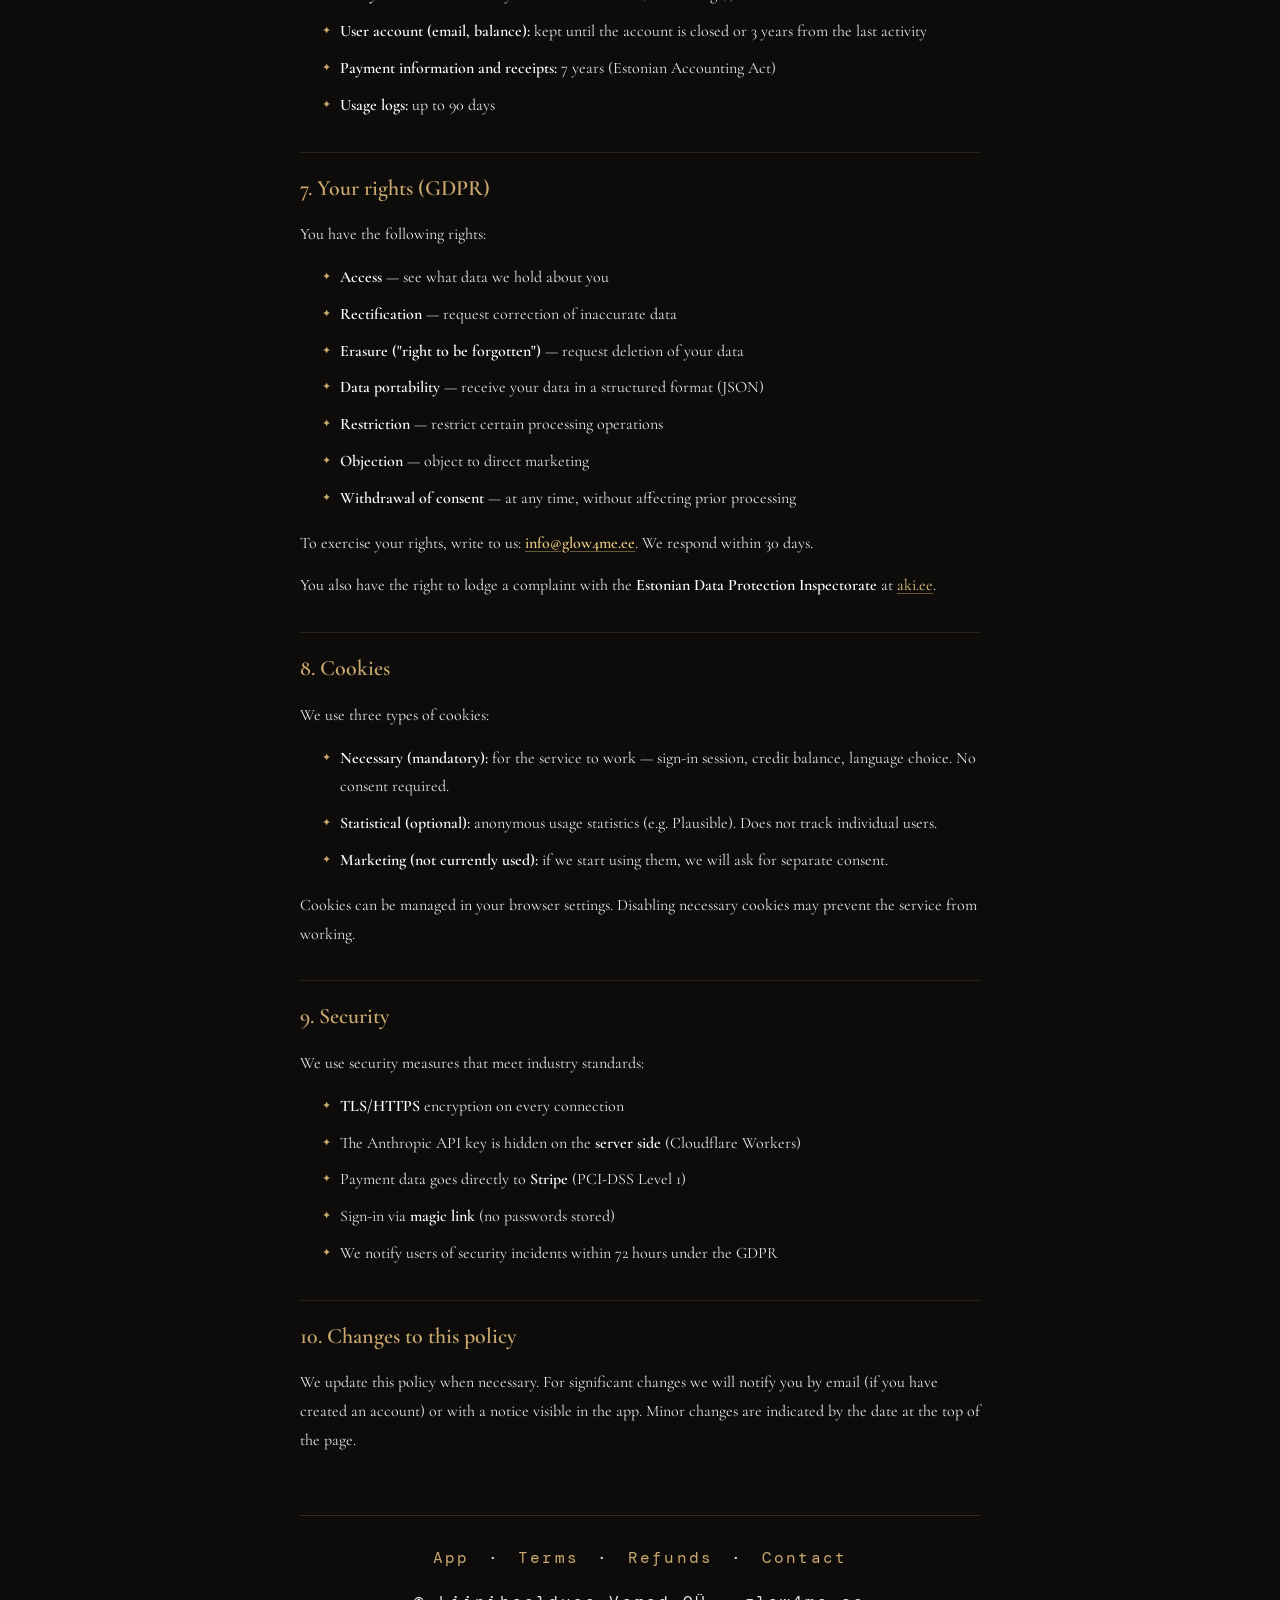
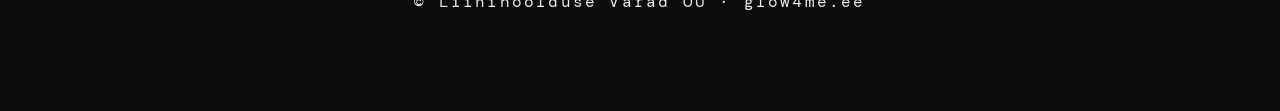
<file: privaatsus.html>
<!DOCTYPE html>
<html lang="et">
<head>
<meta charset="UTF-8">
<meta name="viewport" content="width=device-width, initial-scale=1.0">
<title data-et="Privaatsuspoliitika · GLÓW" data-en="Privacy Policy · GLÓW">Privaatsuspoliitika · GLÓW</title>
<meta name="description" content="GLÓW privaatsuspoliitika — kuidas kogume, kasutame ja kaitseme sinu andmeid. / GLÓW privacy policy — how we collect, use and protect your data.">
<meta name="theme-color" content="#c9a96e">
<link rel="canonical" href="https://glow4me.ee/privaatsus.html">
<link rel="alternate" hreflang="et" href="https://glow4me.ee/privaatsus.html">
<link rel="alternate" hreflang="en" href="https://glow4me.ee/privaatsus.html?lang=en">
<link rel="alternate" hreflang="x-default" href="https://glow4me.ee/privaatsus.html">
<meta property="og:type" content="website">
<meta property="og:site_name" content="GLÓW">
<meta property="og:title" content="Privaatsuspoliitika · GLÓW">
<meta property="og:url" content="https://glow4me.ee/privaatsus.html">
<meta property="og:image" content="https://glow4me.ee/og-image.png">
<meta property="og:locale" content="et_EE">
<meta property="og:locale:alternate" content="en_US">
<link rel="icon" type="image/png" sizes="192x192" href="icon-192.png">
<link rel="apple-touch-icon" href="icon-180.png">
<link href="https://fonts.googleapis.com/css2?family=Cormorant+Garamond:ital,wght@0,300;0,400;0,600;1,300&family=DM+Mono:wght@300;400&display=swap" rel="stylesheet">
<style>
:root{--bg:#0e0c0b;--gold:#c9a96e;--gold-bright:#e8c97e;--blush:#d4957a;--lav:#9b8fb5}
*{margin:0;padding:0;box-sizing:border-box}
body{background:var(--bg);color:#fff;font-family:'Cormorant Garamond',Georgia,serif;line-height:1.8;min-height:100vh;padding:0}
.ambient{position:fixed;inset:0;pointer-events:none;z-index:0;background:radial-gradient(ellipse 70% 50% at 15% 10%,rgba(196,115,107,0.08) 0%,transparent 60%),radial-gradient(ellipse 50% 70% at 85% 90%,rgba(123,158,142,0.06) 0%,transparent 60%)}
.wrap{position:relative;z-index:1;max-width:720px;margin:0 auto;padding:32px 20px 80px}
.back-link{display:inline-flex;align-items:center;gap:8px;color:var(--gold);text-decoration:none;font-family:'DM Mono',monospace;font-size:11px;letter-spacing:.25em;text-transform:uppercase;margin-bottom:20px;padding:8px 12px;border:1px solid rgba(201,169,110,0.4);border-radius:3px;transition:all .2s}
.back-link:hover{background:rgba(201,169,110,0.1);border-color:var(--gold)}
.lang-toggle{display:flex;gap:6px;justify-content:center;margin-bottom:24px}
.lang-toggle button{background:none;border:1px solid rgba(201,169,110,0.4);color:rgba(255,255,255,0.7);font-family:'DM Mono',monospace;font-size:10px;letter-spacing:.2em;padding:7px 16px;border-radius:3px;cursor:pointer;text-transform:uppercase;transition:all .2s}
.lang-toggle button:hover{border-color:var(--gold)}
.lang-toggle button.active{background:var(--gold);color:var(--bg);border-color:var(--gold);font-weight:600}
header{text-align:center;padding:20px 0 24px;border-bottom:1px solid rgba(201,169,110,0.3);margin-bottom:32px}
.logo{font-size:44px;font-weight:300;letter-spacing:.25em;color:#fff;line-height:1;margin-bottom:8px}
.logo em{color:var(--gold);font-style:italic;text-shadow:0 0 20px rgba(201,169,110,0.5)}
.tagline{font-family:'DM Mono',monospace;font-size:10px;letter-spacing:.4em;color:var(--blush);text-transform:uppercase}
h1{font-size:32px;font-weight:600;color:#fff;text-align:center;margin:24px 0 8px}
.updated{font-family:'DM Mono',monospace;font-size:11px;color:rgba(255,255,255,0.5);text-align:center;letter-spacing:.2em;text-transform:uppercase;margin-bottom:36px}
h2{font-size:22px;color:var(--gold);font-weight:600;margin:32px 0 12px;padding-top:16px;border-top:1px solid rgba(201,169,110,0.15)}
h3{font-size:17px;color:var(--gold-bright);font-weight:600;margin:20px 0 8px;font-family:'Cormorant Garamond',serif}
p{font-size:16px;color:rgba(255,255,255,0.9);margin-bottom:14px}
strong{color:#fff;font-weight:600}
ul{margin:12px 0 16px 0;padding-left:22px}
li{font-size:16px;color:rgba(255,255,255,0.9);margin-bottom:8px;position:relative;list-style:none;padding-left:18px}
li::before{content:'✦';position:absolute;left:0;color:var(--gold);font-size:11px;top:4px}
a{color:var(--gold-bright);text-decoration:underline;text-underline-offset:3px;text-decoration-color:rgba(232,201,126,0.4);transition:text-decoration-color .2s}
a:hover{text-decoration-color:var(--gold-bright)}
.highlight-box{background:rgba(201,169,110,0.08);border-left:3px solid var(--gold);padding:16px 20px;border-radius:0 4px 4px 0;margin:20px 0}
.highlight-box p{margin:0;color:rgba(255,255,255,0.95)}
.contact-block{background:rgba(155,143,181,0.1);border:1px solid rgba(155,143,181,0.4);border-radius:6px;padding:20px 22px;margin:32px 0 20px}
.contact-block p{margin-bottom:6px;font-size:15px}
.contact-block strong{color:#c4b8e0}
.toc{background:rgba(255,255,255,0.03);border:1px solid rgba(201,169,110,0.2);border-radius:6px;padding:20px 24px;margin-bottom:32px}
.toc-title{font-family:'DM Mono',monospace;font-size:10px;letter-spacing:.3em;color:var(--gold);text-transform:uppercase;margin-bottom:12px}
.toc ol{padding-left:20px;margin:0}
.toc li{padding-left:8px;font-size:15px;margin-bottom:4px}
.toc li::before{content:none}
.toc a{color:rgba(255,255,255,0.85);text-decoration:none}
.toc a:hover{color:var(--gold-bright)}
footer{text-align:center;margin-top:60px;padding-top:28px;border-top:1px solid rgba(201,169,110,0.2);font-family:'DM Mono',monospace;font-size:11px;color:rgba(255,255,255,0.4);letter-spacing:.2em}
footer a{color:var(--gold);text-decoration:none;margin:0 6px}
.lang-en{display:none}
body[data-lang="en"] .lang-et{display:none}
body[data-lang="en"] .lang-en{display:block}
</style>
</head>
<body>
<div class="ambient"></div>
<div class="wrap">
  <a href="index.html" class="back-link"><span class="lang-et">← Tagasi rakendusse</span><span class="lang-en">← Back to app</span></a>

  <div class="lang-toggle">
    <button data-lang-btn="et" onclick="__setLang('et')">Eesti</button>
    <button data-lang-btn="en" onclick="__setLang('en')">English</button>
  </div>

  <header>
    <div class="logo">GL<em>Ó</em>W</div>
    <div class="tagline"><span class="lang-et">AI · Stiiliassistent</span><span class="lang-en">AI · Style Assistant</span></div>
  </header>

  <!-- ================= ESTONIAN ================= -->
  <div class="lang-et">
  <h1>Privaatsuspoliitika</h1>
  <div class="updated">Kehtiv alates: 01.07.2026</div>

  <div class="toc">
    <div class="toc-title">Sisukord</div>
    <ol>
      <li><a href="#et1">Üldpõhimõtted</a></li>
      <li><a href="#et2">Vastutav töötleja</a></li>
      <li><a href="#et3">Milliseid andmeid kogume</a></li>
      <li><a href="#et4">Kuidas andmeid kasutame</a></li>
      <li><a href="#et5">Kellega andmeid jagame</a></li>
      <li><a href="#et6">Andmete säilitusaeg</a></li>
      <li><a href="#et7">Sinu õigused (GDPR)</a></li>
      <li><a href="#et8">Küpsised</a></li>
      <li><a href="#et9">Turvalisus</a></li>
      <li><a href="#et10">Muudatused poliitikas</a></li>
    </ol>
  </div>

  <h2 id="et1">1. Üldpõhimõtted</h2>
  <p>GLÓW (edaspidi <strong>"Teenus"</strong>) austab sinu privaatsust. Käesolev privaatsuspoliitika selgitab, kuidas kogume, kasutame ja kaitseme sinu isikuandmeid, kui kasutad meie AI-põhist ilu- ja stiilianalüüsi teenust aadressil <strong>glow4me.ee</strong>.</p>
  <p>Töötleme sinu andmeid vastavalt Euroopa Liidu isikuandmete kaitse üldmäärusele <strong>(EL 2016/679, GDPR)</strong> ning Eesti isikuandmete kaitse seadusele.</p>

  <h2 id="et2">2. Vastutav töötleja</h2>
  <div class="contact-block">
    <p><strong>Liinihoolduse Varad OÜ</strong></p>
    <p>Registrikood: 11905626</p>
    <p>Aadress: Nurme 24, 68206 Valga, Eesti</p>
    <p>E-post: <a href="mailto:info@glow4me.ee">info@glow4me.ee</a></p>
    <p>Andmekaitse-küsimused: <a href="mailto:info@glow4me.ee">info@glow4me.ee</a></p>
  </div>

  <h2 id="et3">3. Milliseid andmeid kogume</h2>

  <h3>3.1. Pildid</h3>
  <p>Kasutaja saadab meile pilte oma näost või riietusest analüüsi tegemiseks. <strong>Pildid on biomeetrilised andmed</strong> ning nõuavad sinu selgesõnalist nõusolekut.</p>
  <div class="highlight-box">
    <p><strong>Tähtis:</strong> pildid saadetakse krüpteeritult meie serveri kaudu Anthropic PBC (USA) AI-teenusele analüüsimiseks. Pilte <strong>ei säilitata meie serveris ega Anthropic'i serverites</strong> pärast analüüsi valmimist.</p>
  </div>

  <h3>3.2. E-posti aadress</h3>
  <p>Kui loote konto või teete makse, kogume sinu e-posti aadressi. Kasutame seda:</p>
  <ul>
    <li>Sisselogimislingi saatmiseks (magic-link)</li>
    <li>Makse-kviitungite saatmiseks</li>
    <li>Krediitide sünkroniseerimiseks eri seadmete vahel</li>
    <li>Olulistest muudatustest teavitamiseks (näit. hindade muutmine)</li>
  </ul>

  <h3>3.3. Makseandmed</h3>
  <p>Maksete töötlemiseks kasutame teenusepakkujat <strong>Stripe, Inc.</strong> (USA). GLÓW <strong>ei saa juurdepääsu sinu kaardiandmetele</strong> — need töödeldakse otse Stripe'is, mis on PCI-DSS Level 1 sertifitseeritud. Meie näeme ainult makse-summa, valuutat ja edukuse fakti.</p>

  <h3>3.4. Kasutusandmed</h3>
  <ul>
    <li>IP-aadress (turvalisuse ja kuritarvituse takistamiseks)</li>
    <li>Brauseri- ja seadme-tüüp</li>
    <li>Kasutus-statistika (anonüümne — millised funktsioonid, kui palju analüüse)</li>
  </ul>

  <h2 id="et4">4. Kuidas andmeid kasutame</h2>
  <p>Kasutame sinu andmeid järgmisteks eesmärkideks:</p>
  <ul>
    <li><strong>Teenuse pakkumine:</strong> pildianalüüsi tegemine, tulemuste saatmine, krediidi-saldo hoidmine</li>
    <li><strong>Klienditugi:</strong> vastamine päringutele, tehniliste probleemide lahendamine</li>
    <li><strong>Turvalisus:</strong> kuritarvituste tuvastamine ja takistamine</li>
    <li><strong>Teenuse parandamine:</strong> anonüümne statistiline analüüs, funktsioonide arendamine</li>
    <li><strong>Juriidilised kohustused:</strong> raamatupidamine, maksuseadused</li>
  </ul>

  <h2 id="et5">5. Kellega andmeid jagame</h2>
  <p>Me <strong>ei müü sinu andmeid</strong>. Jagame andmeid ainult järgmiste kolmandate osapoolega, kes vajavad neid teenuse osutamiseks:</p>
  <ul>
    <li><strong>Anthropic PBC</strong> (San Francisco, USA) — pildianalüüsi teostamiseks. Andmed edastatakse <a href="https://www.anthropic.com/legal/privacy" target="_blank" rel="noopener">Anthropic'i privaatsuspoliitika</a> alusel.</li>
    <li><strong>Stripe, Inc.</strong> (San Francisco, USA) — maksete töötlemiseks. Töötlemine toimub <a href="https://stripe.com/en-ee/privacy" target="_blank" rel="noopener">Stripe'i privaatsuspoliitika</a> alusel.</li>
    <li><strong>Cloudflare, Inc.</strong> (San Francisco, USA) — meie serveri infrastruktuur ja turvakiht.</li>
    <li><strong>Resend / SendGrid</strong> — transaktsiooniliste e-postide saatmiseks.</li>
    <li><strong>Riigiasutused</strong> — ainult seadusega nõutud juhtudel.</li>
  </ul>
  <p>Kui sinu andmed edastatakse EL-ist väljapoole (USA), toimub see <strong>EL Standard Contractual Clauses</strong> alusel ja lisameetmete raames.</p>

  <h2 id="et6">6. Andmete säilitusaeg</h2>
  <ul>
    <li><strong>Pildid:</strong> ei säilitata (kustutatakse kohe pärast analüüsi)</li>
    <li><strong>Analüüsi-tulemused:</strong> säilitatakse ainult kasutaja seadmes (localStorage), meil neid ei ole</li>
    <li><strong>Kasutajakonto (e-post, saldo):</strong> säilitatakse kuni konto sulgemiseni või 3 aastat viimasest tegevusest</li>
    <li><strong>Makse-info ja kviitungid:</strong> 7 aastat (Eesti raamatupidamise seadus)</li>
    <li><strong>Kasutuslogid:</strong> kuni 90 päeva</li>
  </ul>

  <h2 id="et7">7. Sinu õigused (GDPR)</h2>
  <p>Sinul on järgnevad õigused:</p>
  <ul>
    <li><strong>Ligipääs</strong> — vaata milliseid andmeid me sinu kohta säilitame</li>
    <li><strong>Parandamine</strong> — nõua ebatäpsete andmete parandamist</li>
    <li><strong>Kustutamine ("õigus olla unustatud")</strong> — nõua oma andmete kustutamist</li>
    <li><strong>Andmete ülekantavus</strong> — saada oma andmed struktureeritud kujul (JSON)</li>
    <li><strong>Piiramine</strong> — piira teatud töötlemistoiminguid</li>
    <li><strong>Vastuväide</strong> — esita vastuväide otsestele turundustele</li>
    <li><strong>Nõusoleku tagasivõtmine</strong> — igal ajal, mõjutamata varasemat töötlemist</li>
  </ul>
  <p>Oma õiguste teostamiseks kirjuta meile: <strong><a href="mailto:info@glow4me.ee">info@glow4me.ee</a></strong>. Vastame 30 päeva jooksul.</p>
  <p>Sul on ka õigus esitada kaebus <strong>Andmekaitse Inspektsioonile</strong> aadressil <a href="https://aki.ee" target="_blank" rel="noopener">aki.ee</a>.</p>

  <h2 id="et8">8. Küpsised</h2>
  <p>Kasutame kolme tüüpi küpsiseid:</p>
  <ul>
    <li><strong>Vajalikud (kohustuslikud):</strong> teenuse toimimiseks — sisselogimissessioon, krediidi-saldo, keele-valik. Nõusolekut ei nõuta.</li>
    <li><strong>Statistilised (vabatahtlikud):</strong> anonüümne kasutus-statistika (näit. Plausible). Ei jälita üksikuid kasutajaid.</li>
    <li><strong>Turundus (ei kasuta hetkel):</strong> kui hakkame kasutama, küsime eraldi nõusolekut.</li>
  </ul>
  <p>Küpsiseid saab hallata brauseri seadetes. Vajalikke küpsiseid välja lülitades võib teenus mitte toimida.</p>

  <h2 id="et9">9. Turvalisus</h2>
  <p>Kasutame tööstusstandarditele vastavaid turvameetmeid:</p>
  <ul>
    <li><strong>TLS/HTTPS</strong> krüpteering igale ühendusele</li>
    <li>Anthropic API võti on peidetud <strong>serveri poolele</strong> (Cloudflare Workers)</li>
    <li>Makseandmed liiguvad otse <strong>Stripe'ile</strong> (PCI-DSS Level 1)</li>
    <li>Sisselogimine <strong>magic-link'iga</strong> (ei säilitata paroole)</li>
    <li>Turvaintsidentidest teavitame kasutajat 72 tunni jooksul GDPR-i alusel</li>
  </ul>

  <h2 id="et10">10. Muudatused poliitikas</h2>
  <p>Uuendame käesolevat poliitikat vajaduse korral. Oluliste muudatuste puhul teavitame sind e-postiga (kui oled kontot loonud) või app'is nähtava teatega. Väiksematest muudatustest annab teada kuupäev lehe ülaosas.</p>

  <footer>
    <p><a href="index.html">Rakendus</a> · <a href="tingimused.html">Tingimused</a> · <a href="tagasimaksed.html">Tagasimaksed</a> · <a href="kontakt.html">Kontakt</a></p>
    <p style="margin-top:16px">© Liinihoolduse Varad OÜ · glow4me.ee</p>
  </footer>
  </div>

  <!-- ================= ENGLISH ================= -->
  <div class="lang-en">
  <h1>Privacy Policy</h1>
  <div class="updated">Effective from: 01.07.2026</div>

  <div class="toc">
    <div class="toc-title">Contents</div>
    <ol>
      <li><a href="#en1">General principles</a></li>
      <li><a href="#en2">Data controller</a></li>
      <li><a href="#en3">What data we collect</a></li>
      <li><a href="#en4">How we use data</a></li>
      <li><a href="#en5">Who we share data with</a></li>
      <li><a href="#en6">Data retention</a></li>
      <li><a href="#en7">Your rights (GDPR)</a></li>
      <li><a href="#en8">Cookies</a></li>
      <li><a href="#en9">Security</a></li>
      <li><a href="#en10">Changes to this policy</a></li>
    </ol>
  </div>

  <h2 id="en1">1. General principles</h2>
  <p>GLÓW (hereinafter the <strong>"Service"</strong>) respects your privacy. This privacy policy explains how we collect, use and protect your personal data when you use our AI-based beauty and style analysis service at <strong>glow4me.ee</strong>.</p>
  <p>We process your data in accordance with the European Union General Data Protection Regulation <strong>(EU 2016/679, GDPR)</strong> and the Estonian Personal Data Protection Act.</p>

  <h2 id="en2">2. Data controller</h2>
  <div class="contact-block">
    <p><strong>Liinihoolduse Varad OÜ</strong></p>
    <p>Registry code: 11905626</p>
    <p>Address: Nurme 24, 68206 Valga, Eesti</p>
    <p>Email: <a href="mailto:info@glow4me.ee">info@glow4me.ee</a></p>
    <p>Data protection enquiries: <a href="mailto:info@glow4me.ee">info@glow4me.ee</a></p>
  </div>

  <h2 id="en3">3. What data we collect</h2>

  <h3>3.1. Photos</h3>
  <p>The user sends us photos of their face or clothing in order to run an analysis. <strong>Photos are biometric data</strong> and require your explicit consent.</p>
  <div class="highlight-box">
    <p><strong>Important:</strong> photos are transmitted encrypted, via our server, to the Anthropic PBC (USA) AI service for analysis. Photos are <strong>not stored on our servers or on Anthropic's servers</strong> after the analysis is complete.</p>
  </div>

  <h3>3.2. Email address</h3>
  <p>When you create an account or make a payment, we collect your email address. We use it to:</p>
  <ul>
    <li>Send a sign-in link (magic link)</li>
    <li>Send payment receipts</li>
    <li>Synchronise credits across your devices</li>
    <li>Notify you of important changes (e.g. price changes)</li>
  </ul>

  <h3>3.3. Payment data</h3>
  <p>To process payments we use the service provider <strong>Stripe, Inc.</strong> (USA). GLÓW <strong>does not have access to your card details</strong> — they are processed directly by Stripe, which is PCI-DSS Level 1 certified. We only see the payment amount, currency and whether it succeeded.</p>

  <h3>3.4. Usage data</h3>
  <ul>
    <li>IP address (for security and to prevent abuse)</li>
    <li>Browser and device type</li>
    <li>Usage statistics (anonymous — which features, how many analyses)</li>
  </ul>

  <h2 id="en4">4. How we use data</h2>
  <p>We use your data for the following purposes:</p>
  <ul>
    <li><strong>Providing the service:</strong> running photo analyses, delivering results, maintaining your credit balance</li>
    <li><strong>Customer support:</strong> answering enquiries, resolving technical problems</li>
    <li><strong>Security:</strong> detecting and preventing abuse</li>
    <li><strong>Improving the service:</strong> anonymous statistical analysis, feature development</li>
    <li><strong>Legal obligations:</strong> accounting, tax law</li>
  </ul>

  <h2 id="en5">5. Who we share data with</h2>
  <p>We <strong>do not sell your data</strong>. We share data only with the following third parties who need it to provide the service:</p>
  <ul>
    <li><strong>Anthropic PBC</strong> (San Francisco, USA) — to perform photo analysis. Data is transferred under the <a href="https://www.anthropic.com/legal/privacy" target="_blank" rel="noopener">Anthropic privacy policy</a>.</li>
    <li><strong>Stripe, Inc.</strong> (San Francisco, USA) — to process payments. Processing takes place under the <a href="https://stripe.com/en-ee/privacy" target="_blank" rel="noopener">Stripe privacy policy</a>.</li>
    <li><strong>Cloudflare, Inc.</strong> (San Francisco, USA) — our server infrastructure and security layer.</li>
    <li><strong>Resend / SendGrid</strong> — to send transactional emails.</li>
    <li><strong>Public authorities</strong> — only where required by law.</li>
  </ul>
  <p>Where your data is transferred outside the EU (to the USA), this takes place under the <strong>EU Standard Contractual Clauses</strong> and with additional safeguards.</p>

  <h2 id="en6">6. Data retention</h2>
  <ul>
    <li><strong>Photos:</strong> not stored (deleted immediately after analysis)</li>
    <li><strong>Analysis results:</strong> stored only on the user's device (localStorage); we do not hold them</li>
    <li><strong>User account (email, balance):</strong> kept until the account is closed or 3 years from the last activity</li>
    <li><strong>Payment information and receipts:</strong> 7 years (Estonian Accounting Act)</li>
    <li><strong>Usage logs:</strong> up to 90 days</li>
  </ul>

  <h2 id="en7">7. Your rights (GDPR)</h2>
  <p>You have the following rights:</p>
  <ul>
    <li><strong>Access</strong> — see what data we hold about you</li>
    <li><strong>Rectification</strong> — request correction of inaccurate data</li>
    <li><strong>Erasure ("right to be forgotten")</strong> — request deletion of your data</li>
    <li><strong>Data portability</strong> — receive your data in a structured format (JSON)</li>
    <li><strong>Restriction</strong> — restrict certain processing operations</li>
    <li><strong>Objection</strong> — object to direct marketing</li>
    <li><strong>Withdrawal of consent</strong> — at any time, without affecting prior processing</li>
  </ul>
  <p>To exercise your rights, write to us: <strong><a href="mailto:info@glow4me.ee">info@glow4me.ee</a></strong>. We respond within 30 days.</p>
  <p>You also have the right to lodge a complaint with the <strong>Estonian Data Protection Inspectorate</strong> at <a href="https://aki.ee" target="_blank" rel="noopener">aki.ee</a>.</p>

  <h2 id="en8">8. Cookies</h2>
  <p>We use three types of cookies:</p>
  <ul>
    <li><strong>Necessary (mandatory):</strong> for the service to work — sign-in session, credit balance, language choice. No consent required.</li>
    <li><strong>Statistical (optional):</strong> anonymous usage statistics (e.g. Plausible). Does not track individual users.</li>
    <li><strong>Marketing (not currently used):</strong> if we start using them, we will ask for separate consent.</li>
  </ul>
  <p>Cookies can be managed in your browser settings. Disabling necessary cookies may prevent the service from working.</p>

  <h2 id="en9">9. Security</h2>
  <p>We use security measures that meet industry standards:</p>
  <ul>
    <li><strong>TLS/HTTPS</strong> encryption on every connection</li>
    <li>The Anthropic API key is hidden on the <strong>server side</strong> (Cloudflare Workers)</li>
    <li>Payment data goes directly to <strong>Stripe</strong> (PCI-DSS Level 1)</li>
    <li>Sign-in via <strong>magic link</strong> (no passwords stored)</li>
    <li>We notify users of security incidents within 72 hours under the GDPR</li>
  </ul>

  <h2 id="en10">10. Changes to this policy</h2>
  <p>We update this policy when necessary. For significant changes we will notify you by email (if you have created an account) or with a notice visible in the app. Minor changes are indicated by the date at the top of the page.</p>

  <footer>
    <p><a href="index.html">App</a> · <a href="tingimused.html">Terms</a> · <a href="tagasimaksed.html">Refunds</a> · <a href="kontakt.html">Contact</a></p>
    <p style="margin-top:16px">© Liinihoolduse Varad OÜ · glow4me.ee</p>
  </footer>
  </div>
</div>
<script>
(function(){
  function detect(){try{var q=(location.search.match(/[?&]lang=(en|et)/)||[])[1];if(q){try{localStorage.setItem('glow_lang',q);}catch(_){}return q;}}catch(e){}try{var s=localStorage.getItem('glow_lang');if(s==='et'||s==='en')return s;}catch(e){}
    var tz='';try{tz=Intl.DateTimeFormat().resolvedOptions().timeZone||'';}catch(e){}
    var l=(navigator.language||navigator.userLanguage||'').toLowerCase();
    if(tz==='Europe/Tallinn'||l.indexOf('et')===0)return'et';return'en';}
  function apply(lang){document.body.setAttribute('data-lang',lang);document.documentElement.lang=lang;
    document.querySelectorAll('[data-lang-btn]').forEach(function(b){b.classList.toggle('active',b.getAttribute('data-lang-btn')===lang);});
    var t=document.querySelector('title');if(t&&t.getAttribute('data-'+lang))document.title=t.getAttribute('data-'+lang);}
  window.__setLang=function(l){if(l!=='et'&&l!=='en')return;try{localStorage.setItem('glow_lang',l);}catch(e){}apply(l);};
  apply(detect());
})();
</script>
</body>
</html>
</file>
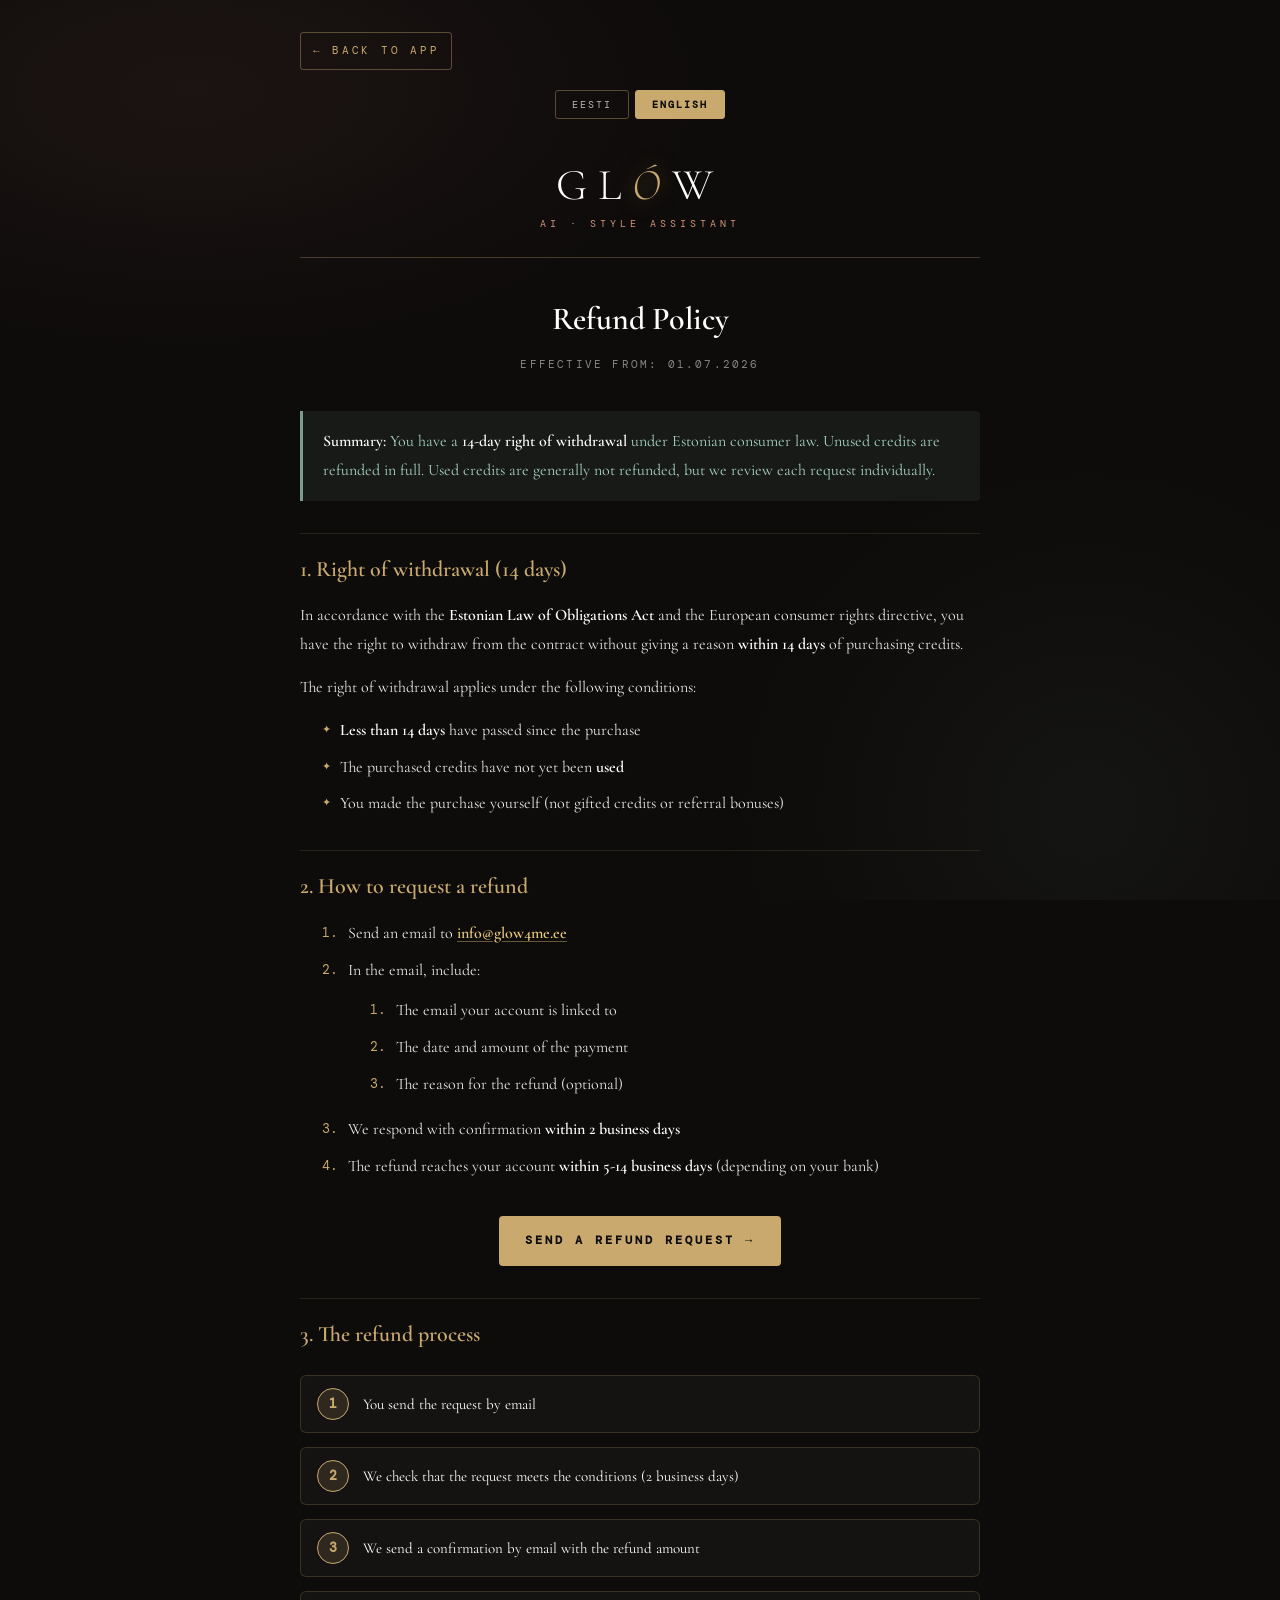
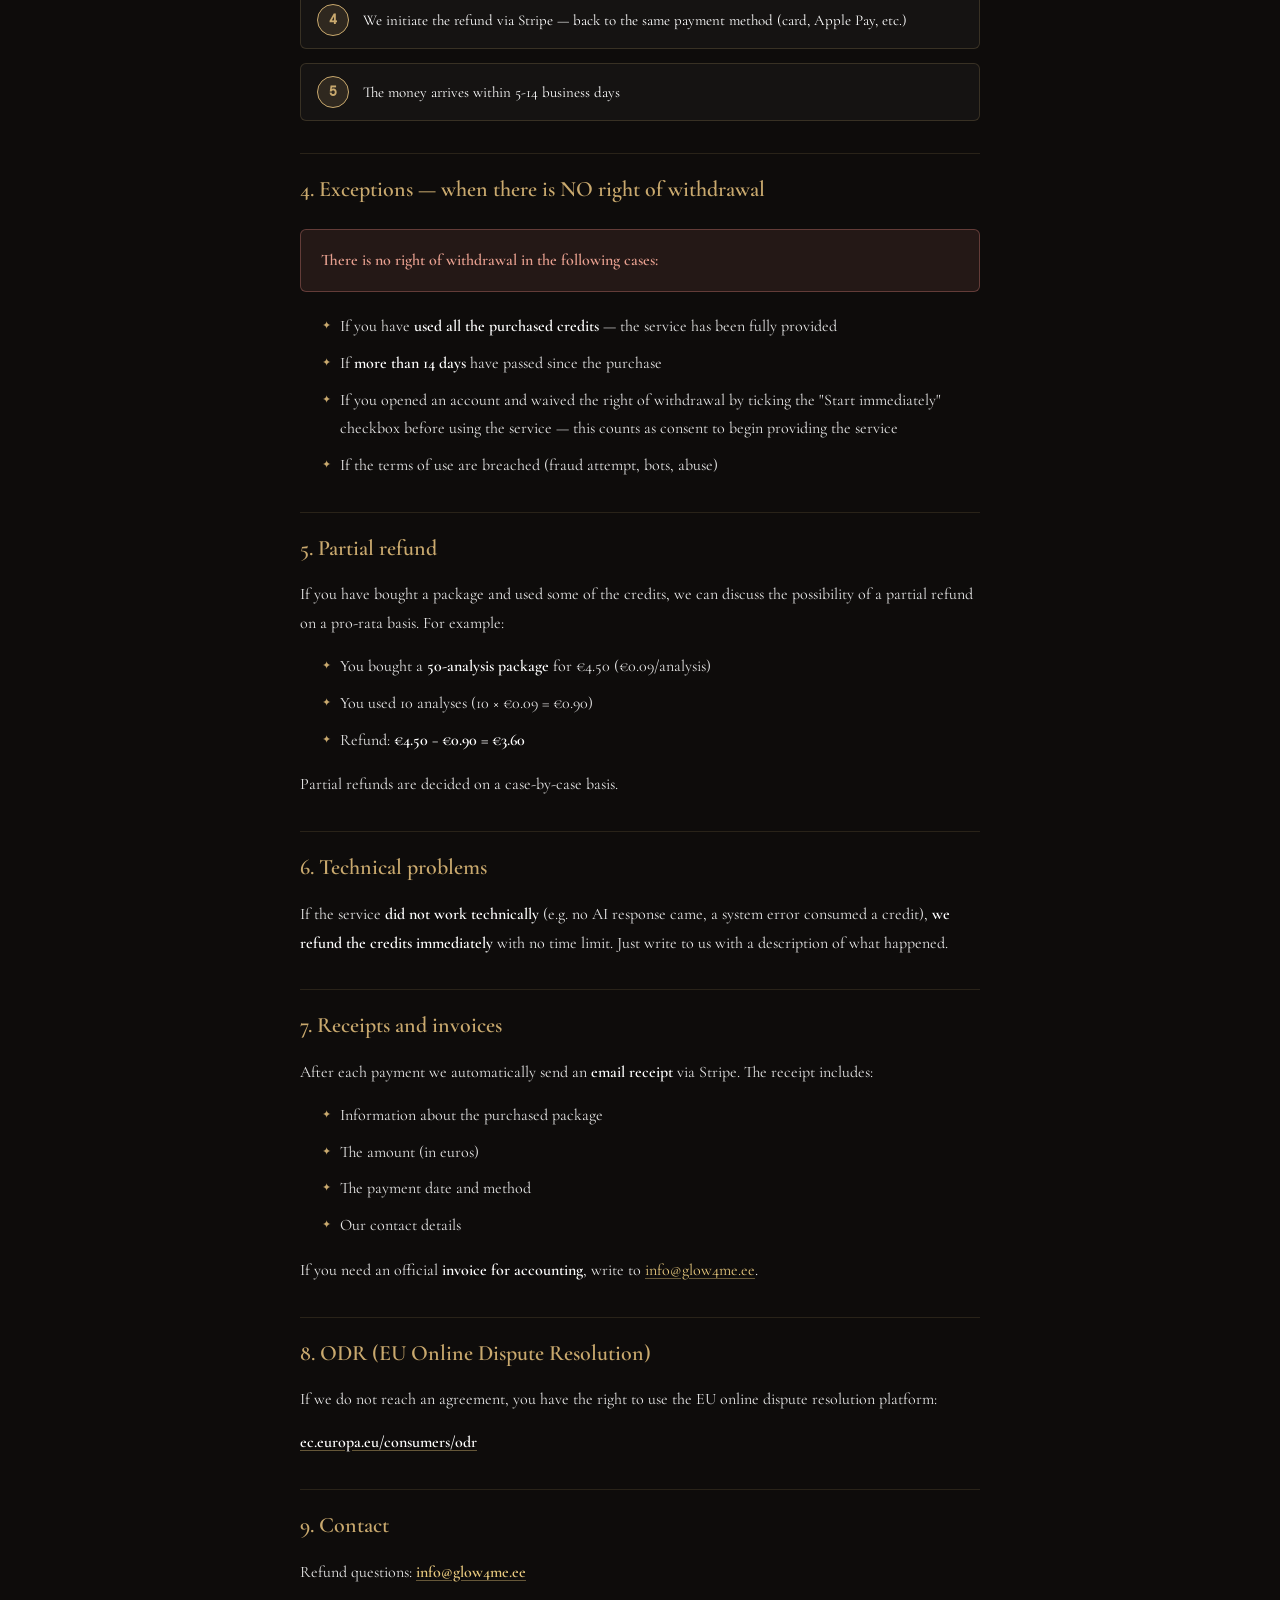
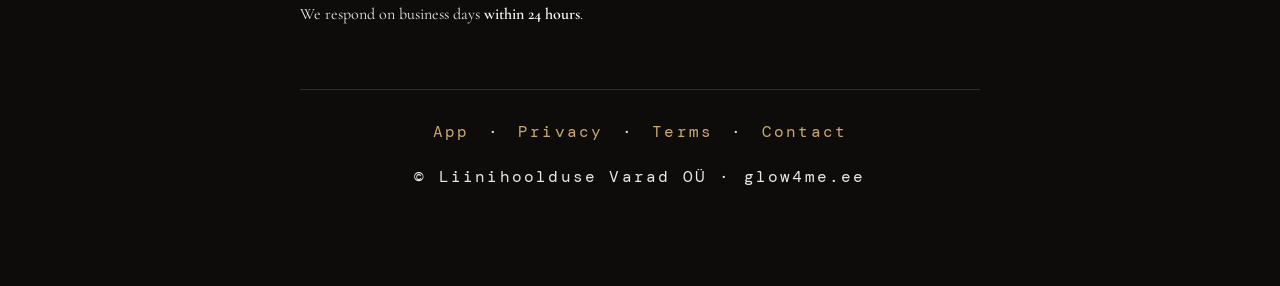
<file: tagasimaksed.html>
<!DOCTYPE html>
<html lang="et">
<head>
<meta charset="UTF-8">
<meta name="viewport" content="width=device-width, initial-scale=1.0">
<title data-et="Tagasimakse-poliitika · GLÓW" data-en="Refund Policy · GLÓW">Tagasimakse-poliitika · GLÓW</title>
<meta name="description" content="GLÓW tagasimakse-poliitika, 14-päeva taganemisõigus ja kviitungid. / GLÓW refund policy, 14-day right of withdrawal and receipts.">
<meta name="theme-color" content="#c9a96e">
<link rel="canonical" href="https://glow4me.ee/tagasimaksed.html">
<link rel="alternate" hreflang="et" href="https://glow4me.ee/tagasimaksed.html">
<link rel="alternate" hreflang="en" href="https://glow4me.ee/tagasimaksed.html?lang=en">
<link rel="alternate" hreflang="x-default" href="https://glow4me.ee/tagasimaksed.html">
<meta property="og:type" content="website">
<meta property="og:site_name" content="GLÓW">
<meta property="og:title" content="Tagasimakse-poliitika · GLÓW">
<meta property="og:url" content="https://glow4me.ee/tagasimaksed.html">
<meta property="og:image" content="https://glow4me.ee/og-image.png">
<meta property="og:locale" content="et_EE">
<meta property="og:locale:alternate" content="en_US">
<link rel="icon" type="image/png" sizes="192x192" href="icon-192.png">
<link rel="apple-touch-icon" href="icon-180.png">
<link href="https://fonts.googleapis.com/css2?family=Cormorant+Garamond:ital,wght@0,300;0,400;0,600;1,300&family=DM+Mono:wght@300;400&display=swap" rel="stylesheet">
<style>
:root{--bg:#0e0c0b;--gold:#c9a96e;--gold-bright:#e8c97e;--blush:#d4957a;--lav:#9b8fb5;--sage:#7a9e8e}
*{margin:0;padding:0;box-sizing:border-box}
body{background:var(--bg);color:#fff;font-family:'Cormorant Garamond',Georgia,serif;line-height:1.8;min-height:100vh}
.ambient{position:fixed;inset:0;pointer-events:none;z-index:0;background:radial-gradient(ellipse 70% 50% at 15% 10%,rgba(196,115,107,0.08) 0%,transparent 60%),radial-gradient(ellipse 50% 70% at 85% 90%,rgba(123,158,142,0.06) 0%,transparent 60%)}
.wrap{position:relative;z-index:1;max-width:720px;margin:0 auto;padding:32px 20px 80px}
.back-link{display:inline-flex;align-items:center;gap:8px;color:var(--gold);text-decoration:none;font-family:'DM Mono',monospace;font-size:11px;letter-spacing:.25em;text-transform:uppercase;margin-bottom:20px;padding:8px 12px;border:1px solid rgba(201,169,110,0.4);border-radius:3px;transition:all .2s}
.back-link:hover{background:rgba(201,169,110,0.1);border-color:var(--gold)}
.lang-toggle{display:flex;gap:6px;justify-content:center;margin-bottom:24px}
.lang-toggle button{background:none;border:1px solid rgba(201,169,110,0.4);color:rgba(255,255,255,0.7);font-family:'DM Mono',monospace;font-size:10px;letter-spacing:.2em;padding:7px 16px;border-radius:3px;cursor:pointer;text-transform:uppercase;transition:all .2s}
.lang-toggle button:hover{border-color:var(--gold)}
.lang-toggle button.active{background:var(--gold);color:var(--bg);border-color:var(--gold);font-weight:600}
header{text-align:center;padding:20px 0 24px;border-bottom:1px solid rgba(201,169,110,0.3);margin-bottom:32px}
.logo{font-size:44px;font-weight:300;letter-spacing:.25em;color:#fff;line-height:1;margin-bottom:8px}
.logo em{color:var(--gold);font-style:italic;text-shadow:0 0 20px rgba(201,169,110,0.5)}
.tagline{font-family:'DM Mono',monospace;font-size:10px;letter-spacing:.4em;color:var(--blush);text-transform:uppercase}
h1{font-size:32px;font-weight:600;color:#fff;text-align:center;margin:24px 0 8px}
.updated{font-family:'DM Mono',monospace;font-size:11px;color:rgba(255,255,255,0.5);text-align:center;letter-spacing:.2em;text-transform:uppercase;margin-bottom:36px}
h2{font-size:22px;color:var(--gold);font-weight:600;margin:32px 0 12px;padding-top:16px;border-top:1px solid rgba(201,169,110,0.15)}
h3{font-size:17px;color:var(--gold-bright);font-weight:600;margin:20px 0 8px}
p{font-size:16px;color:rgba(255,255,255,0.9);margin-bottom:14px}
strong{color:#fff;font-weight:600}
ul,ol{margin:12px 0 16px 0;padding-left:22px}
li{font-size:16px;color:rgba(255,255,255,0.9);margin-bottom:8px;position:relative;list-style:none;padding-left:18px}
li::before{content:'✦';position:absolute;left:0;color:var(--gold);font-size:11px;top:4px}
ol li{padding-left:26px}
ol li::before{content:counter(list-item) '.';color:var(--gold);font-family:'DM Mono',monospace;font-size:13px;top:2px;left:0}
ol{counter-reset:list-item;list-style:none}
ol li{counter-increment:list-item}
a{color:var(--gold-bright);text-decoration:underline;text-underline-offset:3px;text-decoration-color:rgba(232,201,126,0.4)}
a:hover{text-decoration-color:var(--gold-bright)}
.info-box{background:rgba(123,158,142,0.1);border-left:3px solid var(--sage);padding:16px 20px;border-radius:0 4px 4px 0;margin:20px 0}
.info-box p{margin:0;color:#a8d4c4}
.info-box strong{color:#fff}
.warn-box{background:rgba(196,115,107,0.12);border:1px solid rgba(196,115,107,0.4);border-radius:6px;padding:16px 20px;margin:20px 0}
.warn-box p{margin:0}
.warn-box strong{color:#e8a090}
.email-cta{display:inline-block;background:var(--gold);color:var(--bg);padding:14px 26px;border-radius:4px;font-family:'DM Mono',monospace;font-size:12px;letter-spacing:.25em;text-transform:uppercase;font-weight:700;text-decoration:none;margin-top:12px;transition:transform .15s}
.email-cta:hover{transform:translateY(-1px)}
.timeline{display:flex;flex-direction:column;gap:14px;margin:20px 0}
.tl-item{display:flex;gap:14px;align-items:flex-start;padding:12px 16px;background:rgba(255,255,255,0.03);border:1px solid rgba(201,169,110,0.2);border-radius:6px}
.tl-num{width:32px;height:32px;border-radius:50%;background:rgba(201,169,110,0.15);border:1px solid var(--gold);color:var(--gold);font-family:'DM Mono',monospace;font-size:13px;font-weight:600;display:flex;align-items:center;justify-content:center;flex-shrink:0}
.tl-text{font-size:15px;line-height:1.6;padding-top:4px}
footer{text-align:center;margin-top:60px;padding-top:28px;border-top:1px solid rgba(201,169,110,0.2);font-family:'DM Mono',monospace;font-size:11px;color:rgba(255,255,255,0.4);letter-spacing:.2em}
footer a{color:var(--gold);text-decoration:none;margin:0 6px}
.lang-en{display:none}
body[data-lang="en"] .lang-et{display:none}
body[data-lang="en"] .lang-en{display:block}
</style>
</head>
<body>
<div class="ambient"></div>
<div class="wrap">
  <a href="index.html" class="back-link"><span class="lang-et">← Tagasi rakendusse</span><span class="lang-en">← Back to app</span></a>

  <div class="lang-toggle">
    <button data-lang-btn="et" onclick="__setLang('et')">Eesti</button>
    <button data-lang-btn="en" onclick="__setLang('en')">English</button>
  </div>

  <header>
    <div class="logo">GL<em>Ó</em>W</div>
    <div class="tagline"><span class="lang-et">AI · Stiiliassistent</span><span class="lang-en">AI · Style Assistant</span></div>
  </header>

  <!-- ================= ESTONIAN ================= -->
  <div class="lang-et">
  <h1>Tagasimakse-poliitika</h1>
  <div class="updated">Kehtiv alates: 01.07.2026</div>

  <div class="info-box">
    <p><strong>Kokkuvõte:</strong> Sul on <strong>14-päeva taganemisõigus</strong> Eesti tarbijaõigust järgides. Kasutamata krediidid tagastatakse täies mahus. Kasutatud krediite üldjuhul ei tagastata, kuid vaatame iga taotlust individuaalselt.</p>
  </div>

  <h2>1. Taganemisõigus (14 päeva)</h2>
  <p>Vastavalt <strong>Võlaõigusseadusele</strong> ja Euroopa tarbijaõiguse direktiivile on sul õigus taganeda lepingust ilma põhjust nimetamata <strong>14 päeva jooksul</strong> krediitide ostust.</p>
  <p>Taganemisõigus kehtib järgmistel tingimustel:</p>
  <ul>
    <li>Ostust on möödas <strong>vähem kui 14 päeva</strong></li>
    <li>Ostetud krediite ei ole veel <strong>kasutatud</strong></li>
    <li>Oled ise ostmise teinud (mitte kingitud krediidid või referral-boonused)</li>
  </ul>

  <h2>2. Kuidas taotleda tagasimakset</h2>
  <ol>
    <li>Saada e-kiri aadressile <strong><a href="mailto:info@glow4me.ee?subject=Tagasimakse taotlus">info@glow4me.ee</a></strong></li>
    <li>Kirja sisus lisa:
      <ul>
        <li>Sinu e-post, millega konto on seotud</li>
        <li>Makse kuupäev ja summa</li>
        <li>Tagasimakse põhjus (vabatahtlik)</li>
      </ul>
    </li>
    <li>Vastame kinnitusega <strong>2 tööpäeva jooksul</strong></li>
    <li>Tagasimakse laekub sinu kontosse <strong>5-14 tööpäeva jooksul</strong> (sõltuvalt pangast)</li>
  </ol>

  <div style="text-align:center;margin:24px 0">
    <a href="mailto:info@glow4me.ee?subject=Tagasimakse taotlus" class="email-cta">Saada tagasimakse-taotlus →</a>
  </div>

  <h2>3. Tagasimakse-protsess</h2>
  <div class="timeline">
    <div class="tl-item"><div class="tl-num">1</div><div class="tl-text">Sa saadad taotluse e-postiga</div></div>
    <div class="tl-item"><div class="tl-num">2</div><div class="tl-text">Kontrollime taotluse tingimustele vastavust (2 tööpäeva)</div></div>
    <div class="tl-item"><div class="tl-num">3</div><div class="tl-text">Saadame kinnituse e-postiga koos tagasimakse-summaga</div></div>
    <div class="tl-item"><div class="tl-num">4</div><div class="tl-text">Algatame tagasimakse Stripe'i kaudu — sama makseviisi juurde tagasi (kaart, Apple Pay jne)</div></div>
    <div class="tl-item"><div class="tl-num">5</div><div class="tl-text">Raha laekub 5-14 tööpäeva jooksul</div></div>
  </div>

  <h2>4. Erandid — millal EI ole taganemisõigust</h2>
  <div class="warn-box">
    <p><strong>Taganemisõigust ei ole järgmistel juhtudel:</strong></p>
  </div>
  <ul>
    <li>Kui oled <strong>kasutanud kõiki ostetud krediite</strong> — teenus on täies mahus osutatud</li>
    <li>Kui alates ostust on möödas <strong>rohkem kui 14 päeva</strong></li>
    <li>Kui olete konto avanud ja loobunud taganemisõigusest kinnitades enne teenuse kasutamist "Alusta koheselt" märkeruudu — see loeb nõusolekuks teenuse osutamise alustamiseks</li>
    <li>Kui rikutakse teenuse kasutustingimusi (petukatse, robotid, kuritarvitus)</li>
  </ul>

  <h2>5. Osaline tagasimakse</h2>
  <p>Kui oled ostnud paketi ja kasutanud osa krediitidest, saame arutada osalise tagasimakse võimalikkust proportsioonaal-põhimõtte alusel. Näiteks:</p>
  <ul>
    <li>Ostsid <strong>50-analüüsi paketi</strong> 4,50€ eest (0,09€/analüüs)</li>
    <li>Kasutasid 10 analüüsi (10 × 0,09€ = 0,90€)</li>
    <li>Tagasimakse: <strong>4,50€ − 0,90€ = 3,60€</strong></li>
  </ul>
  <p>Osaline tagasimakse otsustatakse iga juhtumi puhul eraldi.</p>

  <h2>6. Tehnilised probleemid</h2>
  <p>Kui teenus <strong>ei toiminud tehniliselt</strong> (näit. AI-vastust ei tulnud, süsteemi tõrge kaotas krediidi), <strong>tagastame krediidid koheselt</strong> ilma ajapiiranguta. Kirjuta lihtsalt kirjeldusega mis juhtus.</p>

  <h2>7. Kviitungid ja arved</h2>
  <p>Iga makse järel saadame automaatselt <strong>e-posti-kviitungi</strong> Stripe'i kaudu. Kviitung sisaldab:</p>
  <ul>
    <li>Ostetud paketi info</li>
    <li>Summa (eurodes)</li>
    <li>Makse-kuupäev ja -viis</li>
    <li>Meie kontaktid</li>
  </ul>
  <p>Kui vajad ametlikku <strong>arvet raamatupidamise jaoks</strong>, kirjuta <a href="mailto:info@glow4me.ee?subject=Arve päring">info@glow4me.ee</a>.</p>

  <h2>8. ODR (EL Online Dispute Resolution)</h2>
  <p>Kui me ei jõua kokkuleppele, on sul õigus kasutada EL-i veebipõhist vaidluste lahendamise platvormi:</p>
  <p><a href="https://ec.europa.eu/consumers/odr" target="_blank" rel="noopener"><strong>ec.europa.eu/consumers/odr</strong></a></p>

  <h2>9. Kontakt</h2>
  <p>Tagasimakse-küsimused: <strong><a href="mailto:info@glow4me.ee">info@glow4me.ee</a></strong></p>
  <p>Vastame tööpäevadel <strong>24 tunni jooksul</strong>.</p>

  <footer>
    <p><a href="index.html">Rakendus</a> · <a href="privaatsus.html">Privaatsus</a> · <a href="tingimused.html">Tingimused</a> · <a href="kontakt.html">Kontakt</a></p>
    <p style="margin-top:16px">© Liinihoolduse Varad OÜ · glow4me.ee</p>
  </footer>
  </div>

  <!-- ================= ENGLISH ================= -->
  <div class="lang-en">
  <h1>Refund Policy</h1>
  <div class="updated">Effective from: 01.07.2026</div>

  <div class="info-box">
    <p><strong>Summary:</strong> You have a <strong>14-day right of withdrawal</strong> under Estonian consumer law. Unused credits are refunded in full. Used credits are generally not refunded, but we review each request individually.</p>
  </div>

  <h2>1. Right of withdrawal (14 days)</h2>
  <p>In accordance with the <strong>Estonian Law of Obligations Act</strong> and the European consumer rights directive, you have the right to withdraw from the contract without giving a reason <strong>within 14 days</strong> of purchasing credits.</p>
  <p>The right of withdrawal applies under the following conditions:</p>
  <ul>
    <li><strong>Less than 14 days</strong> have passed since the purchase</li>
    <li>The purchased credits have not yet been <strong>used</strong></li>
    <li>You made the purchase yourself (not gifted credits or referral bonuses)</li>
  </ul>

  <h2>2. How to request a refund</h2>
  <ol>
    <li>Send an email to <strong><a href="mailto:info@glow4me.ee?subject=Refund request">info@glow4me.ee</a></strong></li>
    <li>In the email, include:
      <ul>
        <li>The email your account is linked to</li>
        <li>The date and amount of the payment</li>
        <li>The reason for the refund (optional)</li>
      </ul>
    </li>
    <li>We respond with confirmation <strong>within 2 business days</strong></li>
    <li>The refund reaches your account <strong>within 5-14 business days</strong> (depending on your bank)</li>
  </ol>

  <div style="text-align:center;margin:24px 0">
    <a href="mailto:info@glow4me.ee?subject=Refund request" class="email-cta">Send a refund request →</a>
  </div>

  <h2>3. The refund process</h2>
  <div class="timeline">
    <div class="tl-item"><div class="tl-num">1</div><div class="tl-text">You send the request by email</div></div>
    <div class="tl-item"><div class="tl-num">2</div><div class="tl-text">We check that the request meets the conditions (2 business days)</div></div>
    <div class="tl-item"><div class="tl-num">3</div><div class="tl-text">We send a confirmation by email with the refund amount</div></div>
    <div class="tl-item"><div class="tl-num">4</div><div class="tl-text">We initiate the refund via Stripe — back to the same payment method (card, Apple Pay, etc.)</div></div>
    <div class="tl-item"><div class="tl-num">5</div><div class="tl-text">The money arrives within 5-14 business days</div></div>
  </div>

  <h2>4. Exceptions — when there is NO right of withdrawal</h2>
  <div class="warn-box">
    <p><strong>There is no right of withdrawal in the following cases:</strong></p>
  </div>
  <ul>
    <li>If you have <strong>used all the purchased credits</strong> — the service has been fully provided</li>
    <li>If <strong>more than 14 days</strong> have passed since the purchase</li>
    <li>If you opened an account and waived the right of withdrawal by ticking the "Start immediately" checkbox before using the service — this counts as consent to begin providing the service</li>
    <li>If the terms of use are breached (fraud attempt, bots, abuse)</li>
  </ul>

  <h2>5. Partial refund</h2>
  <p>If you have bought a package and used some of the credits, we can discuss the possibility of a partial refund on a pro-rata basis. For example:</p>
  <ul>
    <li>You bought a <strong>50-analysis package</strong> for €4.50 (€0.09/analysis)</li>
    <li>You used 10 analyses (10 × €0.09 = €0.90)</li>
    <li>Refund: <strong>€4.50 − €0.90 = €3.60</strong></li>
  </ul>
  <p>Partial refunds are decided on a case-by-case basis.</p>

  <h2>6. Technical problems</h2>
  <p>If the service <strong>did not work technically</strong> (e.g. no AI response came, a system error consumed a credit), <strong>we refund the credits immediately</strong> with no time limit. Just write to us with a description of what happened.</p>

  <h2>7. Receipts and invoices</h2>
  <p>After each payment we automatically send an <strong>email receipt</strong> via Stripe. The receipt includes:</p>
  <ul>
    <li>Information about the purchased package</li>
    <li>The amount (in euros)</li>
    <li>The payment date and method</li>
    <li>Our contact details</li>
  </ul>
  <p>If you need an official <strong>invoice for accounting</strong>, write to <a href="mailto:info@glow4me.ee?subject=Invoice request">info@glow4me.ee</a>.</p>

  <h2>8. ODR (EU Online Dispute Resolution)</h2>
  <p>If we do not reach an agreement, you have the right to use the EU online dispute resolution platform:</p>
  <p><a href="https://ec.europa.eu/consumers/odr" target="_blank" rel="noopener"><strong>ec.europa.eu/consumers/odr</strong></a></p>

  <h2>9. Contact</h2>
  <p>Refund questions: <strong><a href="mailto:info@glow4me.ee">info@glow4me.ee</a></strong></p>
  <p>We respond on business days <strong>within 24 hours</strong>.</p>

  <footer>
    <p><a href="index.html">App</a> · <a href="privaatsus.html">Privacy</a> · <a href="tingimused.html">Terms</a> · <a href="kontakt.html">Contact</a></p>
    <p style="margin-top:16px">© Liinihoolduse Varad OÜ · glow4me.ee</p>
  </footer>
  </div>
</div>
<script>
(function(){
  function detect(){try{var q=(location.search.match(/[?&]lang=(en|et)/)||[])[1];if(q){try{localStorage.setItem('glow_lang',q);}catch(_){}return q;}}catch(e){}try{var s=localStorage.getItem('glow_lang');if(s==='et'||s==='en')return s;}catch(e){}
    var tz='';try{tz=Intl.DateTimeFormat().resolvedOptions().timeZone||'';}catch(e){}
    var l=(navigator.language||navigator.userLanguage||'').toLowerCase();
    if(tz==='Europe/Tallinn'||l.indexOf('et')===0)return'et';return'en';}
  function apply(lang){document.body.setAttribute('data-lang',lang);document.documentElement.lang=lang;
    document.querySelectorAll('[data-lang-btn]').forEach(function(b){b.classList.toggle('active',b.getAttribute('data-lang-btn')===lang);});
    var t=document.querySelector('title');if(t&&t.getAttribute('data-'+lang))document.title=t.getAttribute('data-'+lang);}
  window.__setLang=function(l){if(l!=='et'&&l!=='en')return;try{localStorage.setItem('glow_lang',l);}catch(e){}apply(l);};
  apply(detect());
})();
</script>
</body>
</html>
</file>
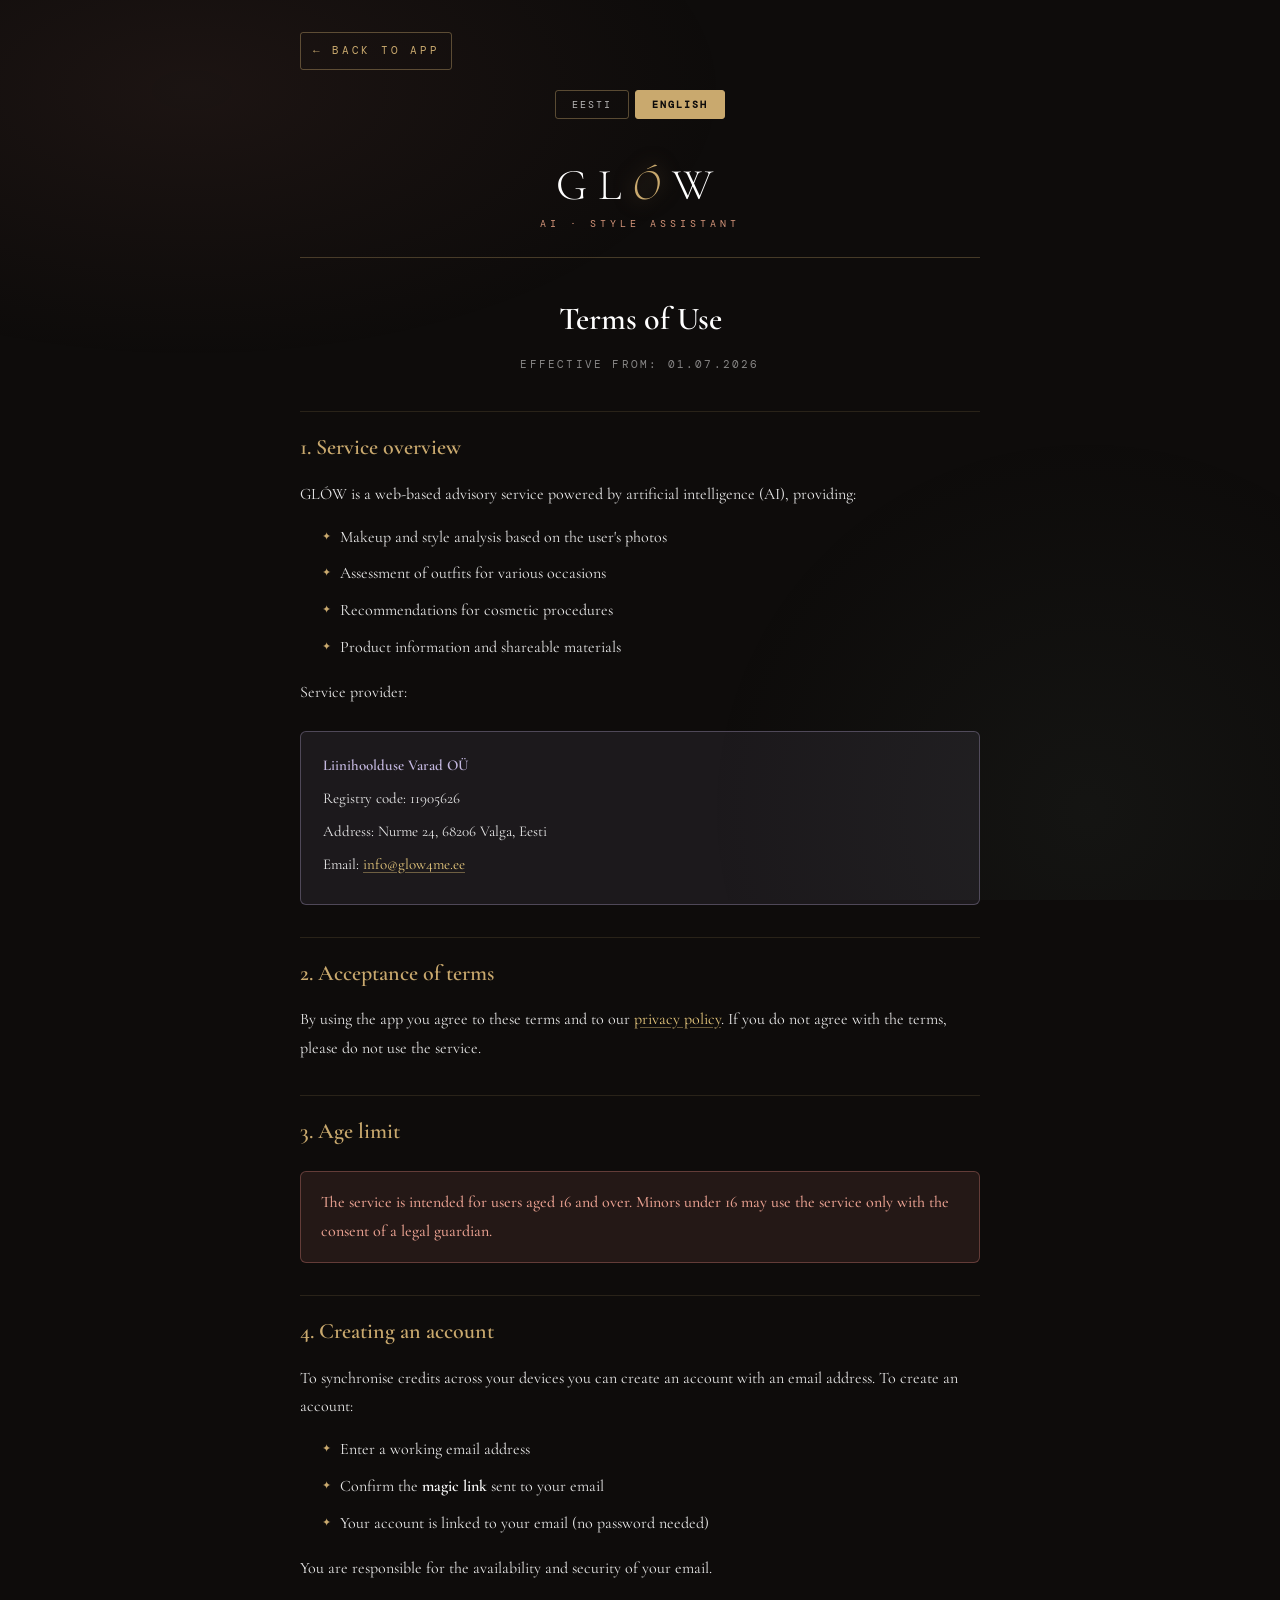
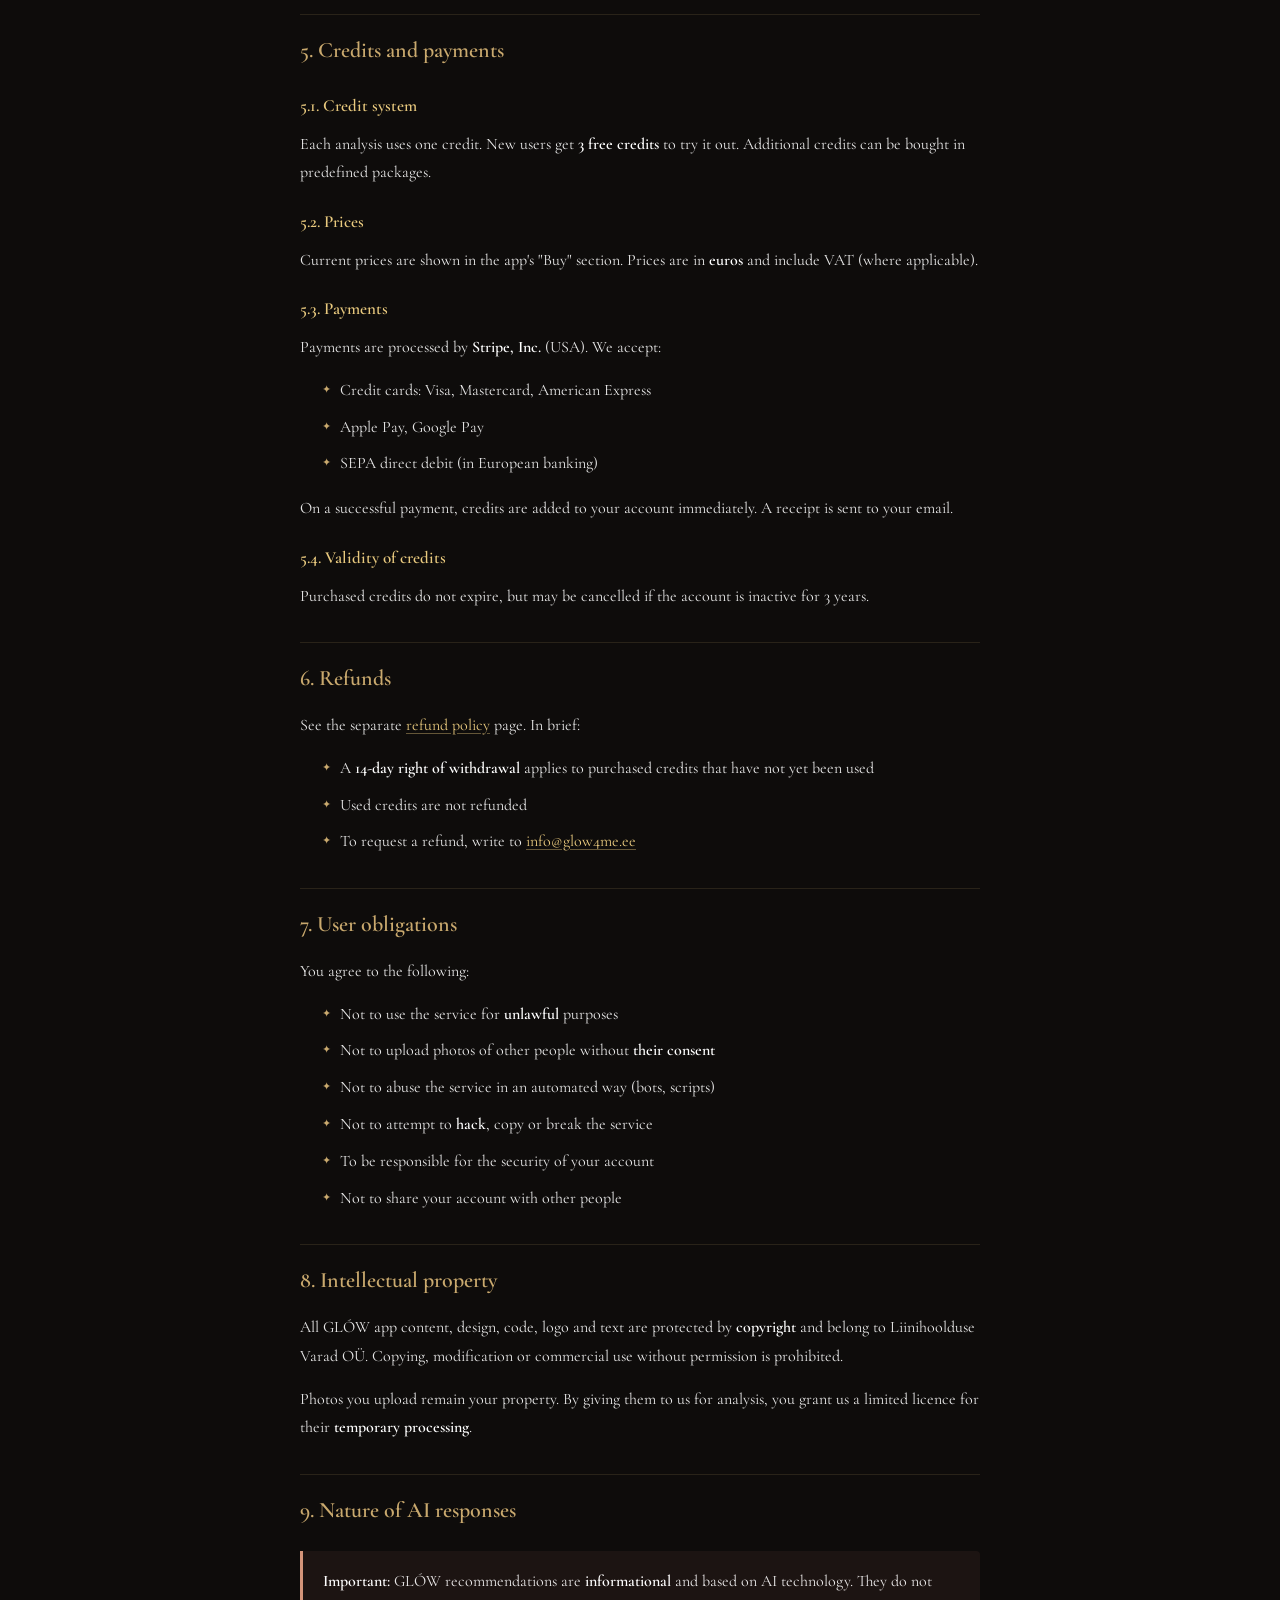
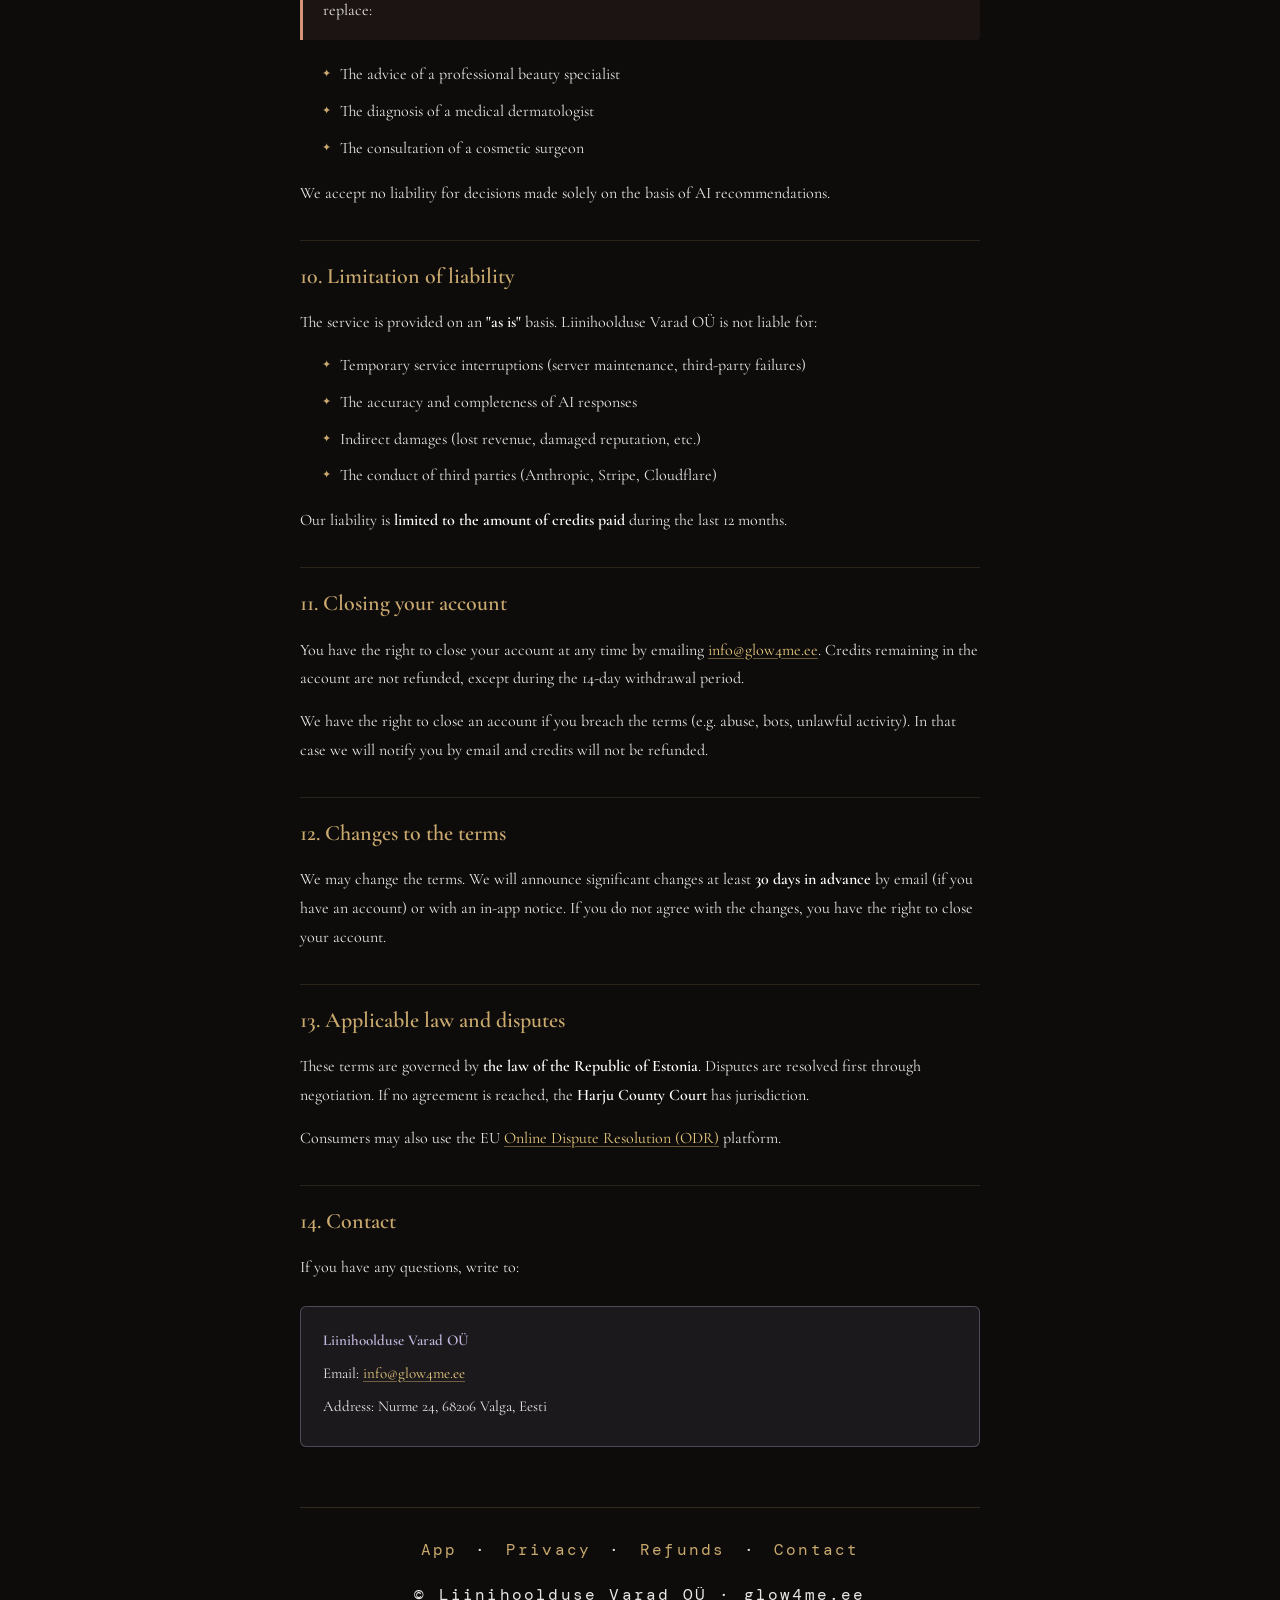
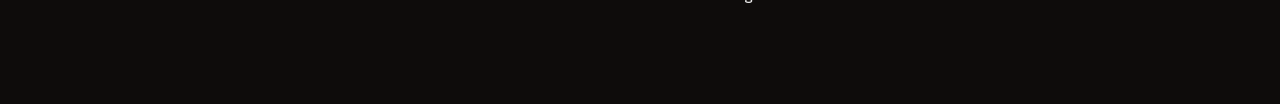
<file: tingimused.html>
<!DOCTYPE html>
<html lang="et">
<head>
<meta charset="UTF-8">
<meta name="viewport" content="width=device-width, initial-scale=1.0">
<title data-et="Kasutustingimused · GLÓW" data-en="Terms of Use · GLÓW">Kasutustingimused · GLÓW</title>
<meta name="description" content="GLÓW teenuse kasutustingimused ja lepingu põhipunktid. / GLÓW terms of use and key contract points.">
<meta name="theme-color" content="#c9a96e">
<link rel="canonical" href="https://glow4me.ee/tingimused.html">
<link rel="alternate" hreflang="et" href="https://glow4me.ee/tingimused.html">
<link rel="alternate" hreflang="en" href="https://glow4me.ee/tingimused.html?lang=en">
<link rel="alternate" hreflang="x-default" href="https://glow4me.ee/tingimused.html">
<meta property="og:type" content="website">
<meta property="og:site_name" content="GLÓW">
<meta property="og:title" content="Kasutustingimused · GLÓW">
<meta property="og:url" content="https://glow4me.ee/tingimused.html">
<meta property="og:image" content="https://glow4me.ee/og-image.png">
<meta property="og:locale" content="et_EE">
<meta property="og:locale:alternate" content="en_US">
<link rel="icon" type="image/png" sizes="192x192" href="icon-192.png">
<link rel="apple-touch-icon" href="icon-180.png">
<link href="https://fonts.googleapis.com/css2?family=Cormorant+Garamond:ital,wght@0,300;0,400;0,600;1,300&family=DM+Mono:wght@300;400&display=swap" rel="stylesheet">
<style>
:root{--bg:#0e0c0b;--gold:#c9a96e;--gold-bright:#e8c97e;--blush:#d4957a;--lav:#9b8fb5}
*{margin:0;padding:0;box-sizing:border-box}
body{background:var(--bg);color:#fff;font-family:'Cormorant Garamond',Georgia,serif;line-height:1.8;min-height:100vh}
.ambient{position:fixed;inset:0;pointer-events:none;z-index:0;background:radial-gradient(ellipse 70% 50% at 15% 10%,rgba(196,115,107,0.08) 0%,transparent 60%),radial-gradient(ellipse 50% 70% at 85% 90%,rgba(123,158,142,0.06) 0%,transparent 60%)}
.wrap{position:relative;z-index:1;max-width:720px;margin:0 auto;padding:32px 20px 80px}
.back-link{display:inline-flex;align-items:center;gap:8px;color:var(--gold);text-decoration:none;font-family:'DM Mono',monospace;font-size:11px;letter-spacing:.25em;text-transform:uppercase;margin-bottom:20px;padding:8px 12px;border:1px solid rgba(201,169,110,0.4);border-radius:3px;transition:all .2s}
.back-link:hover{background:rgba(201,169,110,0.1);border-color:var(--gold)}
.lang-toggle{display:flex;gap:6px;justify-content:center;margin-bottom:24px}
.lang-toggle button{background:none;border:1px solid rgba(201,169,110,0.4);color:rgba(255,255,255,0.7);font-family:'DM Mono',monospace;font-size:10px;letter-spacing:.2em;padding:7px 16px;border-radius:3px;cursor:pointer;text-transform:uppercase;transition:all .2s}
.lang-toggle button:hover{border-color:var(--gold)}
.lang-toggle button.active{background:var(--gold);color:var(--bg);border-color:var(--gold);font-weight:600}
header{text-align:center;padding:20px 0 24px;border-bottom:1px solid rgba(201,169,110,0.3);margin-bottom:32px}
.logo{font-size:44px;font-weight:300;letter-spacing:.25em;color:#fff;line-height:1;margin-bottom:8px}
.logo em{color:var(--gold);font-style:italic;text-shadow:0 0 20px rgba(201,169,110,0.5)}
.tagline{font-family:'DM Mono',monospace;font-size:10px;letter-spacing:.4em;color:var(--blush);text-transform:uppercase}
h1{font-size:32px;font-weight:600;color:#fff;text-align:center;margin:24px 0 8px}
.updated{font-family:'DM Mono',monospace;font-size:11px;color:rgba(255,255,255,0.5);text-align:center;letter-spacing:.2em;text-transform:uppercase;margin-bottom:36px}
h2{font-size:22px;color:var(--gold);font-weight:600;margin:32px 0 12px;padding-top:16px;border-top:1px solid rgba(201,169,110,0.15)}
h3{font-size:17px;color:var(--gold-bright);font-weight:600;margin:20px 0 8px}
p{font-size:16px;color:rgba(255,255,255,0.9);margin-bottom:14px}
strong{color:#fff;font-weight:600}
ul{margin:12px 0 16px 0;padding-left:22px}
li{font-size:16px;color:rgba(255,255,255,0.9);margin-bottom:8px;position:relative;list-style:none;padding-left:18px}
li::before{content:'✦';position:absolute;left:0;color:var(--gold);font-size:11px;top:4px}
a{color:var(--gold-bright);text-decoration:underline;text-underline-offset:3px;text-decoration-color:rgba(232,201,126,0.4)}
a:hover{text-decoration-color:var(--gold-bright)}
.highlight-box{background:rgba(196,115,107,0.08);border-left:3px solid var(--blush);padding:16px 20px;border-radius:0 4px 4px 0;margin:20px 0}
.highlight-box p{margin:0}
.warn-box{background:rgba(196,115,107,0.12);border:1px solid rgba(196,115,107,0.4);border-radius:6px;padding:16px 20px;margin:20px 0}
.warn-box p{margin:0;color:#e8a090;font-weight:500}
.contact-block{background:rgba(155,143,181,0.1);border:1px solid rgba(155,143,181,0.4);border-radius:6px;padding:20px 22px;margin:24px 0}
.contact-block p{margin-bottom:6px;font-size:15px}
.contact-block strong{color:#c4b8e0}
footer{text-align:center;margin-top:60px;padding-top:28px;border-top:1px solid rgba(201,169,110,0.2);font-family:'DM Mono',monospace;font-size:11px;color:rgba(255,255,255,0.4);letter-spacing:.2em}
footer a{color:var(--gold);text-decoration:none;margin:0 6px}
.lang-en{display:none}
body[data-lang="en"] .lang-et{display:none}
body[data-lang="en"] .lang-en{display:block}
</style>
</head>
<body>
<div class="ambient"></div>
<div class="wrap">
  <a href="index.html" class="back-link"><span class="lang-et">← Tagasi rakendusse</span><span class="lang-en">← Back to app</span></a>

  <div class="lang-toggle">
    <button data-lang-btn="et" onclick="__setLang('et')">Eesti</button>
    <button data-lang-btn="en" onclick="__setLang('en')">English</button>
  </div>

  <header>
    <div class="logo">GL<em>Ó</em>W</div>
    <div class="tagline"><span class="lang-et">AI · Stiiliassistent</span><span class="lang-en">AI · Style Assistant</span></div>
  </header>

  <!-- ================= ESTONIAN ================= -->
  <div class="lang-et">
  <h1>Kasutustingimused</h1>
  <div class="updated">Kehtiv alates: 01.07.2026</div>

  <h2>1. Teenuse tutvustus</h2>
  <p>GLÓW on veebipõhine tehisintellektil (AI) põhinev nõustamisteenus, mis pakub:</p>
  <ul>
    <li>Meigi ja stiili analüüs kasutaja pildipõhiselt</li>
    <li>Riietuse ja outfit'i hindamine erinevatele üritustele</li>
    <li>Kosmeetiliste protseduuride soovitused</li>
    <li>Tooteinfo ja jagamis-materjalid</li>
  </ul>
  <p>Teenuse pakkuja:</p>
  <div class="contact-block">
    <p><strong>Liinihoolduse Varad OÜ</strong></p>
    <p>Registrikood: 11905626</p>
    <p>Aadress: Nurme 24, 68206 Valga, Eesti</p>
    <p>E-post: <a href="mailto:info@glow4me.ee">info@glow4me.ee</a></p>
  </div>

  <h2>2. Nõustumine tingimustega</h2>
  <p>Rakenduse kasutamisega nõustud käesolevate tingimustega ja meie <a href="privaatsus.html">privaatsuspoliitikaga</a>. Kui sa tingimustega ei nõustu, palun ära kasuta teenust.</p>

  <h2>3. Vanusepiirang</h2>
  <div class="warn-box">
    <p>Teenus on mõeldud kasutajatele vanuses 16+. Alaealised alla 16-aastased võivad teenust kasutada ainult seadusliku esindaja nõusolekul.</p>
  </div>

  <h2>4. Konto loomine</h2>
  <p>Krediitide sünkroniseerimiseks eri seadmete vahel võid luua konto e-posti aadressiga. Konto loomiseks:</p>
  <ul>
    <li>Sisesta oma toimiv e-posti aadress</li>
    <li>Kinnita e-postiga saadetud <strong>magic-link</strong></li>
    <li>Sinu konto seotakse sinu e-postiga (pole vaja luua parooli)</li>
  </ul>
  <p>Vastutad e-posti kättesaadavuse ja turvalisuse eest.</p>

  <h2>5. Krediidid ja maksed</h2>

  <h3>5.1. Krediitide süsteem</h3>
  <p>Iga analüüs kulutab ühe krediidi. Uued kasutajad saavad <strong>3 tasuta krediiti</strong> proovimiseks. Lisakrediite saab osta ette-määratud pakettidega.</p>

  <h3>5.2. Hinnad</h3>
  <p>Aktuaalsed hinnad on nähtavad rakenduses "Osta" sektsioonis. Hinnad on <strong>eurodes</strong> ja sisaldavad käibemaksu (kui rakendub).</p>

  <h3>5.3. Maksed</h3>
  <p>Makseid töötleb <strong>Stripe, Inc.</strong> (USA). Aktsepteerime:</p>
  <ul>
    <li>Krediitkaardid: Visa, Mastercard, American Express</li>
    <li>Apple Pay, Google Pay</li>
    <li>SEPA otsedebiit (Euroopa panganduses)</li>
  </ul>
  <p>Makse õnnestumisel lisatakse krediitid sinu kontosse koheselt. Kviitung saadetakse e-postile.</p>

  <h3>5.4. Krediitide kehtivusaeg</h3>
  <p>Ostetud krediidid ei aegu, kuid võivad tühistuda kui konto on 3 aastat mitteaktiivne.</p>

  <h2>6. Tagasimaksed</h2>
  <p>Vt eraldi <a href="tagasimaksed.html">tagasimakse-poliitika</a> lehte. Lühidalt:</p>
  <ul>
    <li><strong>14-päeva taganemisõigus</strong> kehtib ostetud krediitide kohta, mis ei ole veel kasutatud</li>
    <li>Kasutatud krediite ei tagastata</li>
    <li>Tagasimakse taotluse saatmiseks kirjuta <a href="mailto:info@glow4me.ee">info@glow4me.ee</a></li>
  </ul>

  <h2>7. Kasutaja kohustused</h2>
  <p>Nõustud järgnevaga:</p>
  <ul>
    <li>Ei kasuta teenust <strong>seadusevastasteks</strong> eesmärkideks</li>
    <li>Ei laadi üles teiste inimeste pilte ilma <strong>nende nõusolekuta</strong></li>
    <li>Ei kuritarvita teenust automatiseeritult (robotid, skriptid)</li>
    <li>Ei ürita <strong>hackida</strong>, kopeerida või lammutada teenust</li>
    <li>Vastutad enda konto turvalisuse eest</li>
    <li>Ei jaga oma kontot teiste isikutega</li>
  </ul>

  <h2>8. Intellektuaalne omand</h2>
  <p>Kogu GLÓW rakenduse sisu, kujundus, kood, logo ja tekstid on kaitstud <strong>autoriõigusega</strong> ja kuuluvad Liinihoolduse Varad OÜ-le. Kopeerimine, muutmine või ärikasutus ilma loata on keelatud.</p>
  <p>Sinu poolt üleslaaditud pildid jäävad sinu omandiks. Andes need meile analüüsiks, annad meile piiratud loa nende <strong>ajutise töötlemise</strong> jaoks.</p>

  <h2>9. AI-vastuste iseloom</h2>
  <div class="highlight-box">
    <p><strong>Tähtis:</strong> GLÓW soovitused on <strong>informatiivsed</strong> ja põhinevad AI-tehnoloogial. Need ei asenda:</p>
  </div>
  <ul>
    <li>Professionaalse iluspetsialisti nõu</li>
    <li>Meditsiinilise nahaarsti diagnoosi</li>
    <li>Kosmeetilise kirurgi konsultatsiooni</li>
  </ul>
  <p>Ei võta vastutust otsuste eest, mis on tehtud üksnes AI-soovituste alusel.</p>

  <h2>10. Vastutuse piirangud</h2>
  <p>Teenust pakume <strong>"as is"</strong> põhimõttel. Liinihoolduse Varad OÜ ei vastuta:</p>
  <ul>
    <li>Ajutiste teenuse-katkestuste eest (serveri hooldus, kolmandate osapoolte tõrked)</li>
    <li>AI-vastuste täpsuse ja täielikkuse eest</li>
    <li>Kaudsete kahjude eest (saamata jäänud tulu, kahjustatud reputatsioon jne)</li>
    <li>Kolmandate osapoolte (Anthropic, Stripe, Cloudflare) käitumise eest</li>
  </ul>
  <p>Meie vastutus on <strong>piiratud makstud krediitide summaga</strong> viimase 12 kuu jooksul.</p>

  <h2>11. Konto sulgemine</h2>
  <p>Sul on õigus konto igal ajal sulgeda saates e-kirja <a href="mailto:info@glow4me.ee">info@glow4me.ee</a>. Kontosse jäänud krediite ei tagastata, välja arvatud 14-päeva taganemis-perioodil.</p>
  <p>Meil on õigus konto sulgeda kui rikud tingimusi (näit. kuritarvitus, robotid, seadusevastane tegevus). Sellisel juhul teavitame sind e-postiga ja krediite ei tagastata.</p>

  <h2>12. Muudatused tingimustes</h2>
  <p>Võime tingimusi muuta. Olulistest muudatustest teatame vähemalt <strong>30 päeva ette</strong> e-postiga (kui on konto) või app'i teatega. Kui muudatustega ei nõustu, on sul õigus konto sulgeda.</p>

  <h2>13. Kohaldatav õigus ja vaidlused</h2>
  <p>Käesolevatele tingimustele kohaldub <strong>Eesti Vabariigi õigus</strong>. Vaidlused lahendatakse esmalt läbirääkimiste teel. Kui kokkulepet ei saavutata, on pädev <strong>Harju Maakohus</strong>.</p>
  <p>Tarbijad võivad kasutada ka EL-i <a href="https://ec.europa.eu/consumers/odr" target="_blank" rel="noopener">Online Dispute Resolution (ODR)</a> platvormi.</p>

  <h2>14. Kontakt</h2>
  <p>Küsimuste korral kirjuta:</p>
  <div class="contact-block">
    <p><strong>Liinihoolduse Varad OÜ</strong></p>
    <p>E-post: <a href="mailto:info@glow4me.ee">info@glow4me.ee</a></p>
    <p>Aadress: Nurme 24, 68206 Valga, Eesti</p>
  </div>

  <footer>
    <p><a href="index.html">Rakendus</a> · <a href="privaatsus.html">Privaatsus</a> · <a href="tagasimaksed.html">Tagasimaksed</a> · <a href="kontakt.html">Kontakt</a></p>
    <p style="margin-top:16px">© Liinihoolduse Varad OÜ · glow4me.ee</p>
  </footer>
  </div>

  <!-- ================= ENGLISH ================= -->
  <div class="lang-en">
  <h1>Terms of Use</h1>
  <div class="updated">Effective from: 01.07.2026</div>

  <h2>1. Service overview</h2>
  <p>GLÓW is a web-based advisory service powered by artificial intelligence (AI), providing:</p>
  <ul>
    <li>Makeup and style analysis based on the user's photos</li>
    <li>Assessment of outfits for various occasions</li>
    <li>Recommendations for cosmetic procedures</li>
    <li>Product information and shareable materials</li>
  </ul>
  <p>Service provider:</p>
  <div class="contact-block">
    <p><strong>Liinihoolduse Varad OÜ</strong></p>
    <p>Registry code: 11905626</p>
    <p>Address: Nurme 24, 68206 Valga, Eesti</p>
    <p>Email: <a href="mailto:info@glow4me.ee">info@glow4me.ee</a></p>
  </div>

  <h2>2. Acceptance of terms</h2>
  <p>By using the app you agree to these terms and to our <a href="privaatsus.html">privacy policy</a>. If you do not agree with the terms, please do not use the service.</p>

  <h2>3. Age limit</h2>
  <div class="warn-box">
    <p>The service is intended for users aged 16 and over. Minors under 16 may use the service only with the consent of a legal guardian.</p>
  </div>

  <h2>4. Creating an account</h2>
  <p>To synchronise credits across your devices you can create an account with an email address. To create an account:</p>
  <ul>
    <li>Enter a working email address</li>
    <li>Confirm the <strong>magic link</strong> sent to your email</li>
    <li>Your account is linked to your email (no password needed)</li>
  </ul>
  <p>You are responsible for the availability and security of your email.</p>

  <h2>5. Credits and payments</h2>

  <h3>5.1. Credit system</h3>
  <p>Each analysis uses one credit. New users get <strong>3 free credits</strong> to try it out. Additional credits can be bought in predefined packages.</p>

  <h3>5.2. Prices</h3>
  <p>Current prices are shown in the app's "Buy" section. Prices are in <strong>euros</strong> and include VAT (where applicable).</p>

  <h3>5.3. Payments</h3>
  <p>Payments are processed by <strong>Stripe, Inc.</strong> (USA). We accept:</p>
  <ul>
    <li>Credit cards: Visa, Mastercard, American Express</li>
    <li>Apple Pay, Google Pay</li>
    <li>SEPA direct debit (in European banking)</li>
  </ul>
  <p>On a successful payment, credits are added to your account immediately. A receipt is sent to your email.</p>

  <h3>5.4. Validity of credits</h3>
  <p>Purchased credits do not expire, but may be cancelled if the account is inactive for 3 years.</p>

  <h2>6. Refunds</h2>
  <p>See the separate <a href="tagasimaksed.html">refund policy</a> page. In brief:</p>
  <ul>
    <li>A <strong>14-day right of withdrawal</strong> applies to purchased credits that have not yet been used</li>
    <li>Used credits are not refunded</li>
    <li>To request a refund, write to <a href="mailto:info@glow4me.ee">info@glow4me.ee</a></li>
  </ul>

  <h2>7. User obligations</h2>
  <p>You agree to the following:</p>
  <ul>
    <li>Not to use the service for <strong>unlawful</strong> purposes</li>
    <li>Not to upload photos of other people without <strong>their consent</strong></li>
    <li>Not to abuse the service in an automated way (bots, scripts)</li>
    <li>Not to attempt to <strong>hack</strong>, copy or break the service</li>
    <li>To be responsible for the security of your account</li>
    <li>Not to share your account with other people</li>
  </ul>

  <h2>8. Intellectual property</h2>
  <p>All GLÓW app content, design, code, logo and text are protected by <strong>copyright</strong> and belong to Liinihoolduse Varad OÜ. Copying, modification or commercial use without permission is prohibited.</p>
  <p>Photos you upload remain your property. By giving them to us for analysis, you grant us a limited licence for their <strong>temporary processing</strong>.</p>

  <h2>9. Nature of AI responses</h2>
  <div class="highlight-box">
    <p><strong>Important:</strong> GLÓW recommendations are <strong>informational</strong> and based on AI technology. They do not replace:</p>
  </div>
  <ul>
    <li>The advice of a professional beauty specialist</li>
    <li>The diagnosis of a medical dermatologist</li>
    <li>The consultation of a cosmetic surgeon</li>
  </ul>
  <p>We accept no liability for decisions made solely on the basis of AI recommendations.</p>

  <h2>10. Limitation of liability</h2>
  <p>The service is provided on an <strong>"as is"</strong> basis. Liinihoolduse Varad OÜ is not liable for:</p>
  <ul>
    <li>Temporary service interruptions (server maintenance, third-party failures)</li>
    <li>The accuracy and completeness of AI responses</li>
    <li>Indirect damages (lost revenue, damaged reputation, etc.)</li>
    <li>The conduct of third parties (Anthropic, Stripe, Cloudflare)</li>
  </ul>
  <p>Our liability is <strong>limited to the amount of credits paid</strong> during the last 12 months.</p>

  <h2>11. Closing your account</h2>
  <p>You have the right to close your account at any time by emailing <a href="mailto:info@glow4me.ee">info@glow4me.ee</a>. Credits remaining in the account are not refunded, except during the 14-day withdrawal period.</p>
  <p>We have the right to close an account if you breach the terms (e.g. abuse, bots, unlawful activity). In that case we will notify you by email and credits will not be refunded.</p>

  <h2>12. Changes to the terms</h2>
  <p>We may change the terms. We will announce significant changes at least <strong>30 days in advance</strong> by email (if you have an account) or with an in-app notice. If you do not agree with the changes, you have the right to close your account.</p>

  <h2>13. Applicable law and disputes</h2>
  <p>These terms are governed by <strong>the law of the Republic of Estonia</strong>. Disputes are resolved first through negotiation. If no agreement is reached, the <strong>Harju County Court</strong> has jurisdiction.</p>
  <p>Consumers may also use the EU <a href="https://ec.europa.eu/consumers/odr" target="_blank" rel="noopener">Online Dispute Resolution (ODR)</a> platform.</p>

  <h2>14. Contact</h2>
  <p>If you have any questions, write to:</p>
  <div class="contact-block">
    <p><strong>Liinihoolduse Varad OÜ</strong></p>
    <p>Email: <a href="mailto:info@glow4me.ee">info@glow4me.ee</a></p>
    <p>Address: Nurme 24, 68206 Valga, Eesti</p>
  </div>

  <footer>
    <p><a href="index.html">App</a> · <a href="privaatsus.html">Privacy</a> · <a href="tagasimaksed.html">Refunds</a> · <a href="kontakt.html">Contact</a></p>
    <p style="margin-top:16px">© Liinihoolduse Varad OÜ · glow4me.ee</p>
  </footer>
  </div>
</div>
<script>
(function(){
  function detect(){try{var q=(location.search.match(/[?&]lang=(en|et)/)||[])[1];if(q){try{localStorage.setItem('glow_lang',q);}catch(_){}return q;}}catch(e){}try{var s=localStorage.getItem('glow_lang');if(s==='et'||s==='en')return s;}catch(e){}
    var tz='';try{tz=Intl.DateTimeFormat().resolvedOptions().timeZone||'';}catch(e){}
    var l=(navigator.language||navigator.userLanguage||'').toLowerCase();
    if(tz==='Europe/Tallinn'||l.indexOf('et')===0)return'et';return'en';}
  function apply(lang){document.body.setAttribute('data-lang',lang);document.documentElement.lang=lang;
    document.querySelectorAll('[data-lang-btn]').forEach(function(b){b.classList.toggle('active',b.getAttribute('data-lang-btn')===lang);});
    var t=document.querySelector('title');if(t&&t.getAttribute('data-'+lang))document.title=t.getAttribute('data-'+lang);}
  window.__setLang=function(l){if(l!=='et'&&l!=='en')return;try{localStorage.setItem('glow_lang',l);}catch(e){}apply(l);};
  apply(detect());
})();
</script>
</body>
</html>
</file>
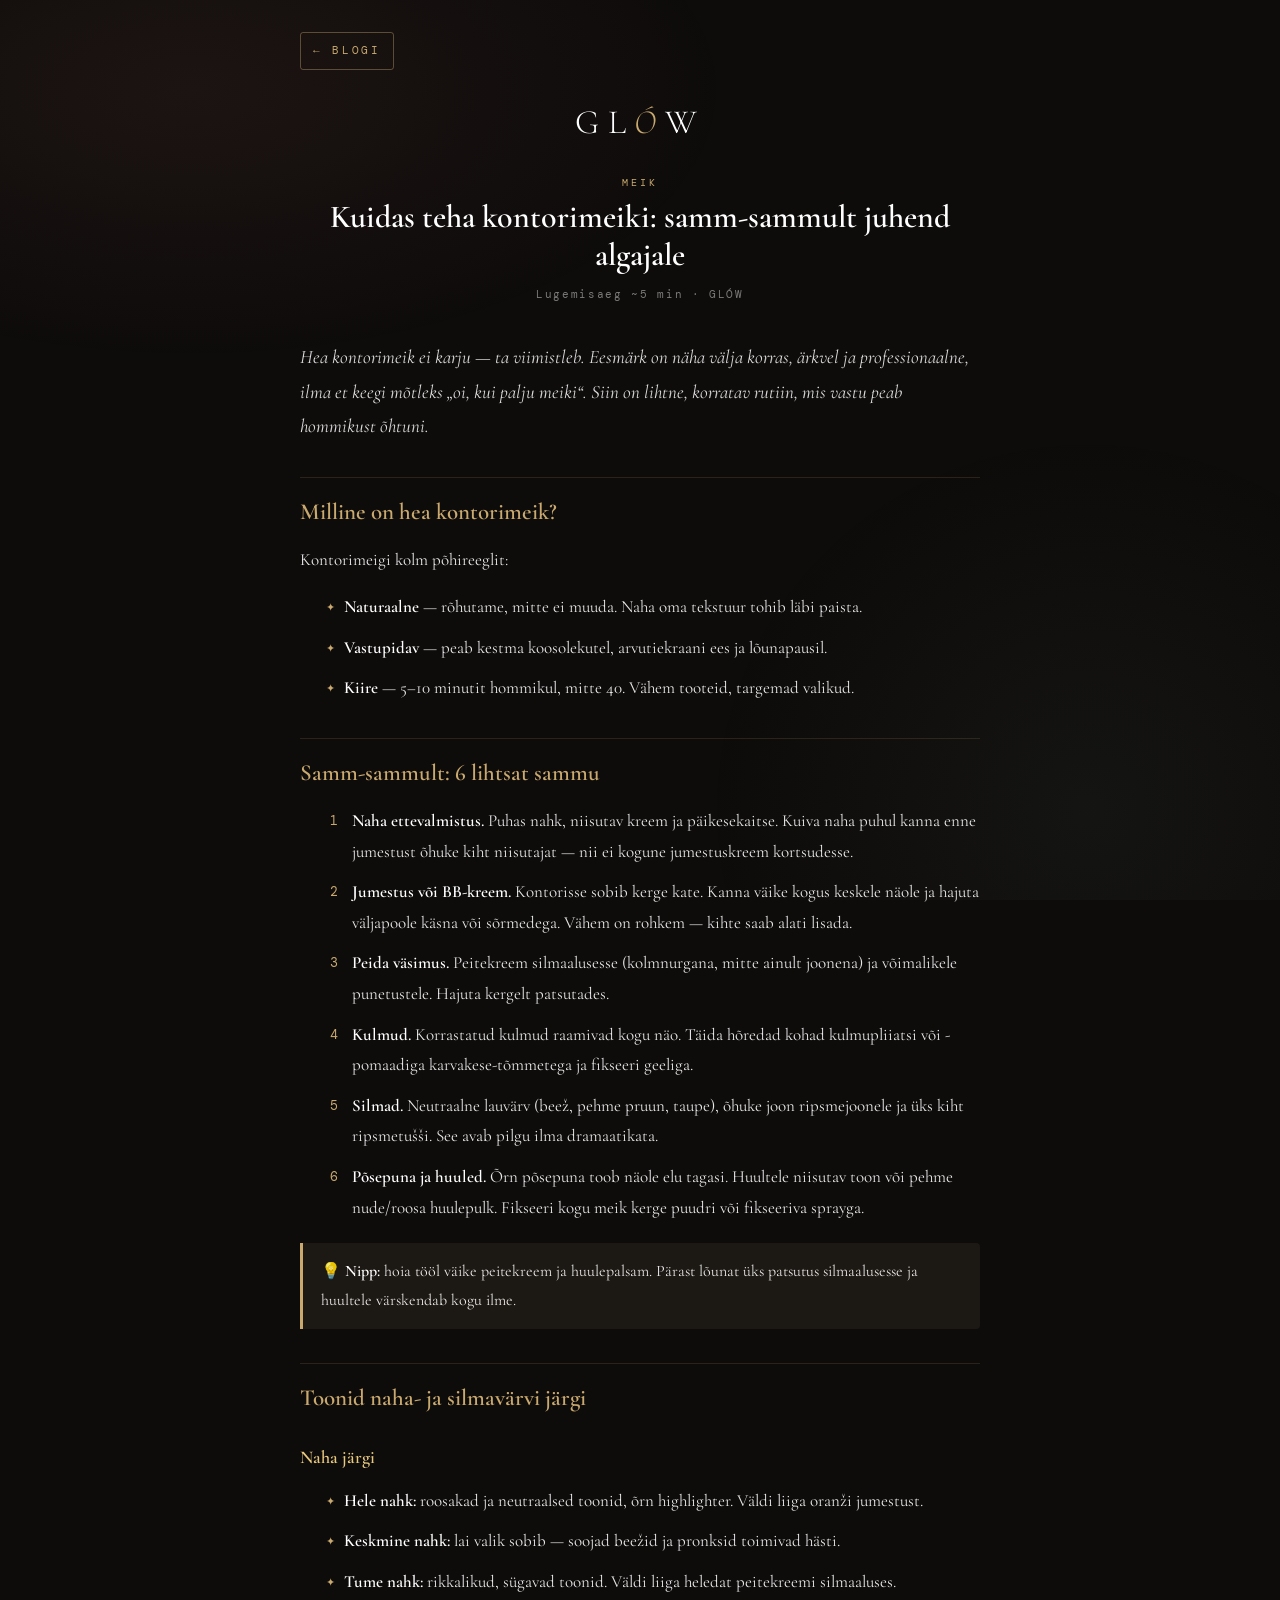
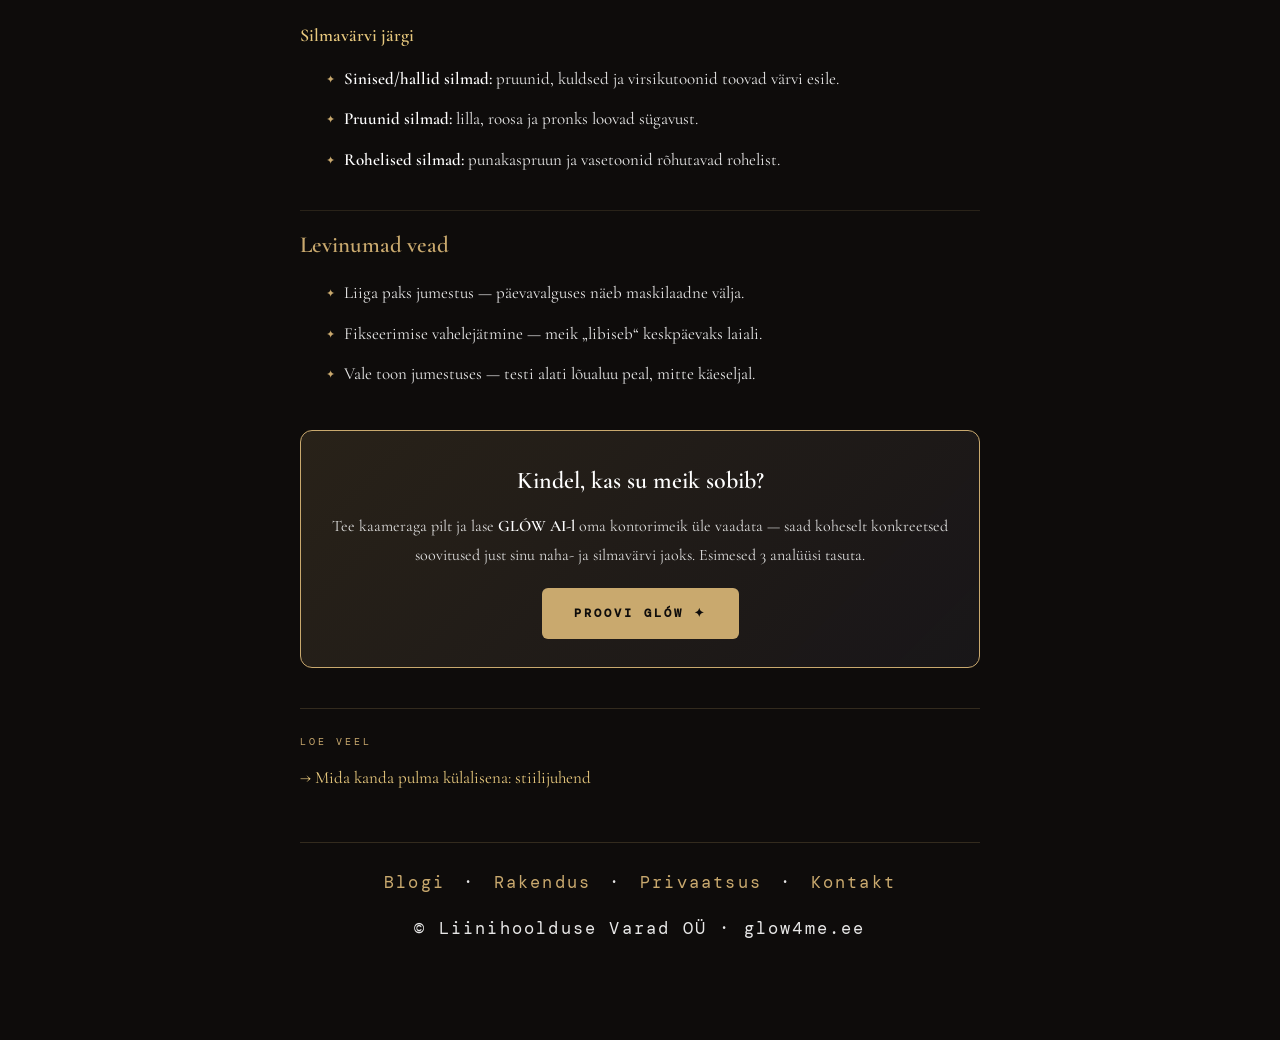
<file: blog/kontorimeik.html>
<!DOCTYPE html>
<html lang="et">
<head>
<meta charset="UTF-8">
<meta name="viewport" content="width=device-width, initial-scale=1.0">
<title>Kuidas teha kontorimeiki: samm-sammult juhend algajale | GLÓW</title>
<meta name="description" content="Kontorimeik samm-sammult: naturaalne, professionaalne ja terve päeva vastupidav ilme. Praktiline juhend algajale koos toonisoovitustega naha- ja silmavärvi järgi.">
<meta name="keywords" content="kontorimeik, meik tööle, naturaalne meik, meik algajale, igapäevameik, kuidas teha meiki">
<meta name="theme-color" content="#c9a96e">
<link rel="canonical" href="https://glow4me.ee/blog/kontorimeik.html">
<link rel="icon" type="image/png" sizes="192x192" href="../icon-192.png">
<link rel="apple-touch-icon" href="../icon-180.png">
<meta property="og:type" content="article">
<meta property="og:site_name" content="GLÓW">
<meta property="og:title" content="Kuidas teha kontorimeiki: samm-sammult juhend algajale">
<meta property="og:description" content="Naturaalne, professionaalne ja terve päeva vastupidav kontorimeik — lihtne juhend koos toonisoovitustega.">
<meta property="og:url" content="https://glow4me.ee/blog/kontorimeik.html">
<meta property="og:image" content="https://glow4me.ee/og-image.png">
<meta property="og:locale" content="et_EE">
<script type="application/ld+json">
{
  "@context": "https://schema.org",
  "@type": "Article",
  "headline": "Kuidas teha kontorimeiki: samm-sammult juhend algajale",
  "description": "Kontorimeik samm-sammult: naturaalne, professionaalne ja terve päeva vastupidav ilme. Praktiline juhend algajale koos toonisoovitustega.",
  "image": "https://glow4me.ee/og-image.png",
  "datePublished": "2026-07-05",
  "dateModified": "2026-07-05",
  "inLanguage": "et",
  "author": { "@type": "Organization", "name": "GLÓW", "url": "https://glow4me.ee/" },
  "publisher": { "@type": "Organization", "name": "GLÓW", "logo": { "@type": "ImageObject", "url": "https://glow4me.ee/icon-192.png" } },
  "mainEntityOfPage": { "@type": "WebPage", "@id": "https://glow4me.ee/blog/kontorimeik.html" }
}
</script>
<link href="https://fonts.googleapis.com/css2?family=Cormorant+Garamond:ital,wght@0,300;0,400;0,600;1,300&family=DM+Mono:wght@300;400&display=swap" rel="stylesheet">
<style>
:root{--bg:#0e0c0b;--gold:#c9a96e;--gold-bright:#e8c97e;--blush:#d4957a;--lav:#9b8fb5}
*{margin:0;padding:0;box-sizing:border-box}
body{background:var(--bg);color:#fff;font-family:'Cormorant Garamond',Georgia,serif;line-height:1.8;min-height:100vh}
.ambient{position:fixed;inset:0;pointer-events:none;z-index:0;background:radial-gradient(ellipse 70% 50% at 15% 10%,rgba(196,115,107,0.08) 0%,transparent 60%),radial-gradient(ellipse 50% 70% at 85% 90%,rgba(123,158,142,0.06) 0%,transparent 60%)}
.wrap{position:relative;z-index:1;max-width:720px;margin:0 auto;padding:32px 20px 80px}
.back-link{display:inline-flex;align-items:center;gap:8px;color:var(--gold);text-decoration:none;font-family:'DM Mono',monospace;font-size:11px;letter-spacing:.25em;text-transform:uppercase;margin-bottom:24px;padding:8px 12px;border:1px solid rgba(201,169,110,0.4);border-radius:3px;transition:all .2s}
.back-link:hover{background:rgba(201,169,110,0.1);border-color:var(--gold)}
header{text-align:center;padding:12px 0 20px}
.logo{font-size:34px;font-weight:300;letter-spacing:.25em;color:#fff;line-height:1}
.logo em{color:var(--gold);font-style:italic}
.post-cat{font-family:'DM Mono',monospace;font-size:10px;letter-spacing:.3em;color:var(--gold);text-transform:uppercase;text-align:center;margin:14px 0 6px}
h1{font-size:32px;font-weight:600;color:#fff;text-align:center;margin:6px 0 10px;line-height:1.2}
.meta{font-family:'DM Mono',monospace;font-size:11px;color:rgba(255,255,255,0.45);text-align:center;letter-spacing:.15em;margin-bottom:36px}
h2{font-size:23px;color:var(--gold);font-weight:600;margin:34px 0 12px;padding-top:14px;border-top:1px solid rgba(201,169,110,0.15)}
h3{font-size:18px;color:var(--gold-bright);font-weight:600;margin:22px 0 8px}
p{font-size:17px;color:rgba(255,255,255,0.9);margin-bottom:16px}
strong{color:#fff;font-weight:600}
ul,ol{margin:12px 0 18px 4px;padding-left:22px}
li{font-size:17px;color:rgba(255,255,255,0.9);margin-bottom:10px;position:relative;list-style:none;padding-left:18px}
li::before{content:'✦';position:absolute;left:0;color:var(--gold);font-size:11px;top:6px}
ol{counter-reset:s;padding-left:26px}
ol li{counter-increment:s;padding-left:22px}
ol li::before{content:counter(s);color:var(--gold);font-family:'DM Mono',monospace;font-size:13px;top:3px}
.lead{font-size:19px;font-style:italic;color:rgba(255,255,255,0.85);margin-bottom:24px}
.tip{background:rgba(201,169,110,0.08);border-left:3px solid var(--gold);padding:14px 18px;border-radius:0 4px 4px 0;margin:20px 0}
.tip p{margin:0;font-size:16px}
.cta-box{margin:40px 0 0;background:linear-gradient(135deg,rgba(201,169,110,0.14),rgba(155,143,181,0.08));border:1px solid var(--gold);border-radius:12px;padding:28px 24px;text-align:center}
.cta-box h2{border:none;padding:0;margin:0 0 10px;color:#fff;font-size:24px}
.cta-box p{font-size:16px;color:rgba(255,255,255,0.85);margin-bottom:18px}
.cta-btn{display:inline-block;background:var(--gold);color:var(--bg);padding:15px 32px;border-radius:6px;font-family:'DM Mono',monospace;font-size:12px;letter-spacing:.25em;text-transform:uppercase;font-weight:700;text-decoration:none;transition:transform .15s,box-shadow .15s}
.cta-btn:hover{transform:translateY(-2px);box-shadow:0 8px 24px rgba(201,169,110,0.4)}
a.inline{color:var(--gold-bright);text-decoration:underline;text-underline-offset:3px}
.more-posts{margin-top:40px;padding-top:24px;border-top:1px solid rgba(201,169,110,0.2)}
.more-posts a{display:block;color:var(--gold-bright);text-decoration:none;font-size:17px;margin-bottom:8px}
.more-posts a:hover{text-decoration:underline}
footer{text-align:center;margin-top:48px;padding-top:24px;border-top:1px solid rgba(201,169,110,0.2);font-family:'DM Mono',monospace;font-size:11px;color:rgba(255,255,255,0.4);letter-spacing:.2em}
footer a{color:var(--gold);text-decoration:none;margin:0 6px}
</style>
</head>
<body>
<div class="ambient"></div>
<div class="wrap">
  <a href="index.html" class="back-link">← Blogi</a>

  <header><div class="logo">GL<em>Ó</em>W</div></header>

  <div class="post-cat">Meik</div>
  <h1>Kuidas teha kontorimeiki: samm-sammult juhend algajale</h1>
  <div class="meta">Lugemisaeg ~5 min · GLÓW</div>

  <p class="lead">Hea kontorimeik ei karju — ta viimistleb. Eesmärk on näha välja korras, ärkvel ja professionaalne, ilma et keegi mõtleks „oi, kui palju meiki“. Siin on lihtne, korratav rutiin, mis vastu peab hommikust õhtuni.</p>

  <h2>Milline on hea kontorimeik?</h2>
  <p>Kontorimeigi kolm põhireeglit:</p>
  <ul>
    <li><strong>Naturaalne</strong> — rõhutame, mitte ei muuda. Naha oma tekstuur tohib läbi paista.</li>
    <li><strong>Vastupidav</strong> — peab kestma koosolekutel, arvutiekraani ees ja lõunapausil.</li>
    <li><strong>Kiire</strong> — 5–10 minutit hommikul, mitte 40. Vähem tooteid, targemad valikud.</li>
  </ul>

  <h2>Samm-sammult: 6 lihtsat sammu</h2>
  <ol>
    <li><strong>Naha ettevalmistus.</strong> Puhas nahk, niisutav kreem ja päikesekaitse. Kuiva naha puhul kanna enne jumestust õhuke kiht niisutajat — nii ei kogune jumestuskreem kortsudesse.</li>
    <li><strong>Jumestus või BB-kreem.</strong> Kontorisse sobib kerge kate. Kanna väike kogus keskele näole ja hajuta väljapoole käsna või sõrmedega. Vähem on rohkem — kihte saab alati lisada.</li>
    <li><strong>Peida väsimus.</strong> Peitekreem silmaalusesse (kolmnurgana, mitte ainult joonena) ja võimalikele punetustele. Hajuta kergelt patsutades.</li>
    <li><strong>Kulmud.</strong> Korrastatud kulmud raamivad kogu näo. Täida hõredad kohad kulmupliiatsi või -pomaadiga karvakese-tõmmetega ja fikseeri geeliga.</li>
    <li><strong>Silmad.</strong> Neutraalne lauvärv (beež, pehme pruun, taupe), õhuke joon ripsmejoonele ja üks kiht ripsmetušši. See avab pilgu ilma dramaatikata.</li>
    <li><strong>Põsepuna ja huuled.</strong> Õrn põsepuna toob näole elu tagasi. Huultele niisutav toon või pehme nude/roosa huulepulk. Fikseeri kogu meik kerge puudri või fikseeriva sprayga.</li>
  </ol>

  <div class="tip"><p>💡 <strong>Nipp:</strong> hoia tööl väike peitekreem ja huulepalsam. Pärast lõunat üks patsutus silmaalusesse ja huultele värskendab kogu ilme.</p></div>

  <h2>Toonid naha- ja silmavärvi järgi</h2>
  <h3>Naha järgi</h3>
  <ul>
    <li><strong>Hele nahk:</strong> roosakad ja neutraalsed toonid, õrn highlighter. Väldi liiga oranži jumestust.</li>
    <li><strong>Keskmine nahk:</strong> lai valik sobib — soojad beežid ja pronksid toimivad hästi.</li>
    <li><strong>Tume nahk:</strong> rikkalikud, sügavad toonid. Väldi liiga heledat peitekreemi silmaaluses.</li>
  </ul>
  <h3>Silmavärvi järgi</h3>
  <ul>
    <li><strong>Sinised/hallid silmad:</strong> pruunid, kuldsed ja virsikutoonid toovad värvi esile.</li>
    <li><strong>Pruunid silmad:</strong> lilla, roosa ja pronks loovad sügavust.</li>
    <li><strong>Rohelised silmad:</strong> punakaspruun ja vasetoonid rõhutavad rohelist.</li>
  </ul>

  <h2>Levinumad vead</h2>
  <ul>
    <li>Liiga paks jumestus — päevavalguses näeb maskilaadne välja.</li>
    <li>Fikseerimise vahelejätmine — meik „libiseb“ keskpäevaks laiali.</li>
    <li>Vale toon jumestuses — testi alati lõualuu peal, mitte käeseljal.</li>
  </ul>

  <div class="cta-box">
    <h2>Kindel, kas su meik sobib?</h2>
    <p>Tee kaameraga pilt ja lase <strong>GLÓW AI-l</strong> oma kontorimeik üle vaadata — saad koheselt konkreetsed soovitused just sinu naha- ja silmavärvi jaoks. Esimesed 3 analüüsi tasuta.</p>
    <a class="cta-btn" href="../index.html">Proovi GLÓW ✦</a>
  </div>

  <div class="more-posts">
    <p style="font-family:'DM Mono',monospace;font-size:10px;letter-spacing:.3em;color:var(--gold);text-transform:uppercase;margin-bottom:12px">Loe veel</p>
    <a href="pulma-riietus.html">→ Mida kanda pulma külalisena: stiilijuhend</a>
  </div>

  <footer>
    <p><a href="index.html">Blogi</a> · <a href="../index.html">Rakendus</a> · <a href="../privaatsus.html">Privaatsus</a> · <a href="../kontakt.html">Kontakt</a></p>
    <p style="margin-top:16px">© Liinihoolduse Varad OÜ · glow4me.ee</p>
  </footer>
</div>
</body>
</html>
</file>
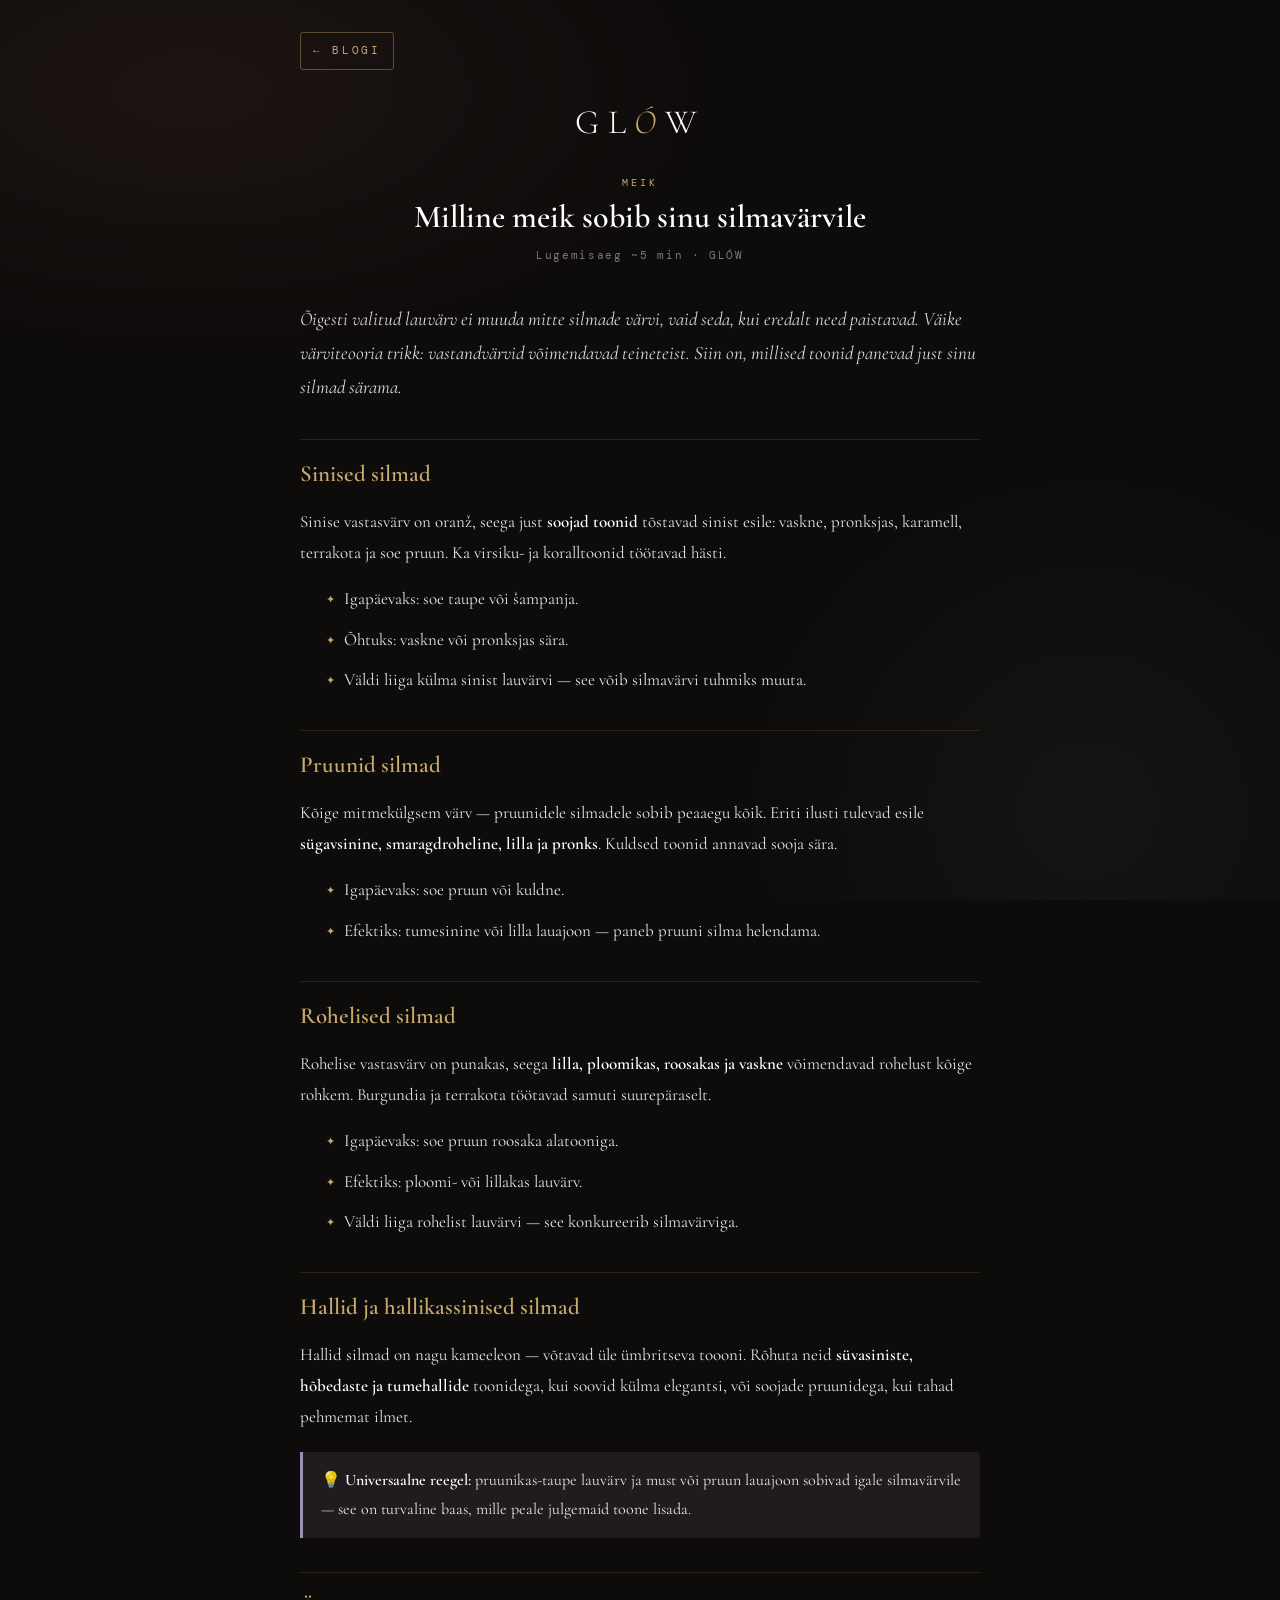
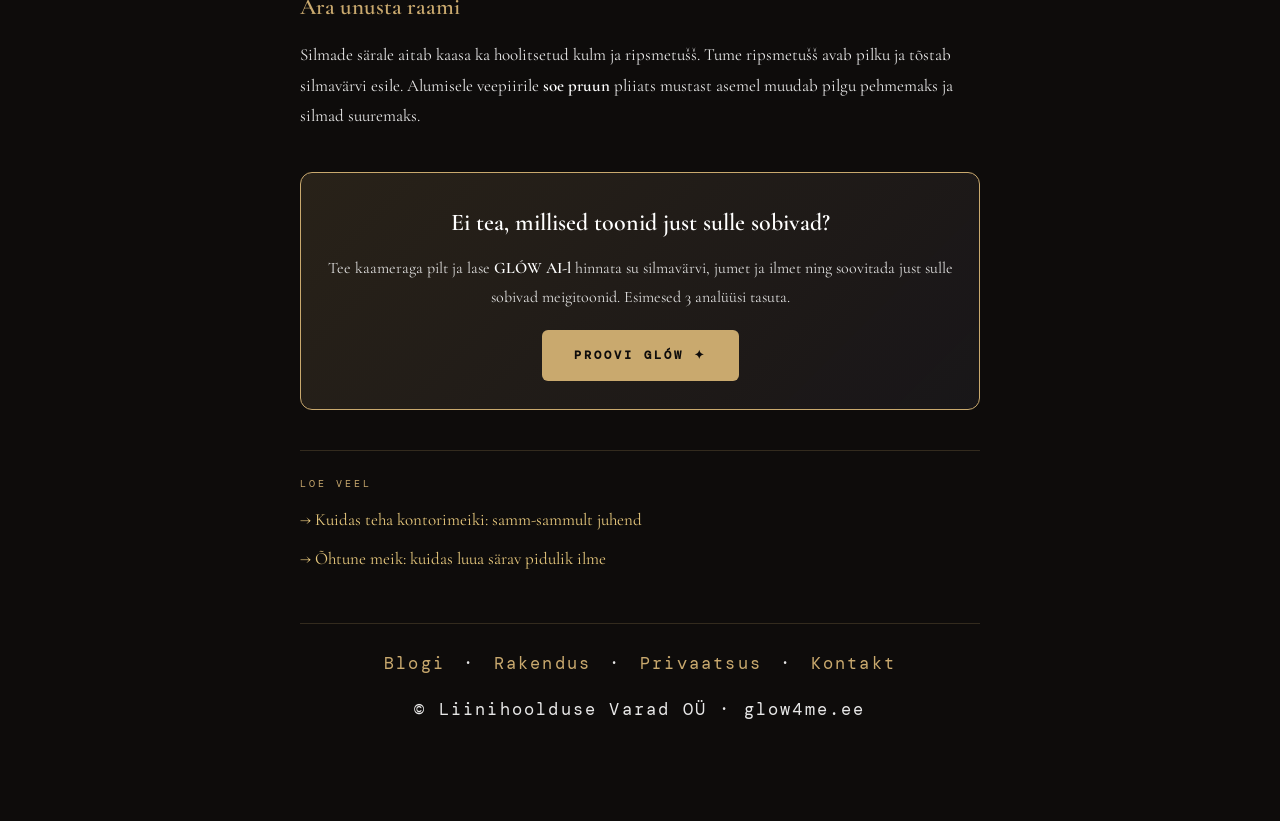
<file: blog/meik-silmavarv.html>
<!DOCTYPE html>
<html lang="et">
<head>
<meta charset="UTF-8">
<meta name="viewport" content="width=device-width, initial-scale=1.0">
<title>Milline meik sobib sinu silmavärvile | GLÓW</title>
<meta name="description" content="Milline lauvärv sobib sinistele, pruunidele, rohelistele või hallidele silmadele? Praktiline juhend, kuidas valida silmavärvi järgi meigitoonid, mis panevad su silmad särama.">
<meta name="keywords" content="silmavärv meik, lauvärv silmavärvi järgi, sinised silmad meik, pruunid silmad meik, rohelised silmad meik, meiginõuanded">
<meta name="theme-color" content="#c9a96e">
<link rel="canonical" href="https://glow4me.ee/blog/meik-silmavarv.html">
<link rel="icon" type="image/png" sizes="192x192" href="../icon-192.png">
<link rel="apple-touch-icon" href="../icon-180.png">
<meta property="og:type" content="article">
<meta property="og:site_name" content="GLÓW">
<meta property="og:title" content="Milline meik sobib sinu silmavärvile">
<meta property="og:description" content="Kuidas valida lauvärvi toonid silmavärvi järgi, et su silmad särama panna — sinised, pruunid, rohelised ja hallid silmad.">
<meta property="og:url" content="https://glow4me.ee/blog/meik-silmavarv.html">
<meta property="og:image" content="https://glow4me.ee/og-image.png">
<meta property="og:locale" content="et_EE">
<script type="application/ld+json">
{
  "@context": "https://schema.org",
  "@type": "Article",
  "headline": "Milline meik sobib sinu silmavärvile",
  "description": "Praktiline juhend, kuidas valida lauvärvi toonid silmavärvi järgi — sinised, pruunid, rohelised ja hallid silmad.",
  "image": "https://glow4me.ee/og-image.png",
  "datePublished": "2026-07-06",
  "dateModified": "2026-07-06",
  "inLanguage": "et",
  "author": { "@type": "Organization", "name": "GLÓW", "url": "https://glow4me.ee/" },
  "publisher": { "@type": "Organization", "name": "GLÓW", "logo": { "@type": "ImageObject", "url": "https://glow4me.ee/icon-192.png" } },
  "mainEntityOfPage": { "@type": "WebPage", "@id": "https://glow4me.ee/blog/meik-silmavarv.html" }
}
</script>
<link href="https://fonts.googleapis.com/css2?family=Cormorant+Garamond:ital,wght@0,300;0,400;0,600;1,300&family=DM+Mono:wght@300;400&display=swap" rel="stylesheet">
<style>
:root{--bg:#0e0c0b;--gold:#c9a96e;--gold-bright:#e8c97e;--blush:#d4957a;--lav:#9b8fb5}
*{margin:0;padding:0;box-sizing:border-box}
body{background:var(--bg);color:#fff;font-family:'Cormorant Garamond',Georgia,serif;line-height:1.8;min-height:100vh}
.ambient{position:fixed;inset:0;pointer-events:none;z-index:0;background:radial-gradient(ellipse 70% 50% at 15% 10%,rgba(196,115,107,0.08) 0%,transparent 60%),radial-gradient(ellipse 50% 70% at 85% 90%,rgba(123,158,142,0.06) 0%,transparent 60%)}
.wrap{position:relative;z-index:1;max-width:720px;margin:0 auto;padding:32px 20px 80px}
.back-link{display:inline-flex;align-items:center;gap:8px;color:var(--gold);text-decoration:none;font-family:'DM Mono',monospace;font-size:11px;letter-spacing:.25em;text-transform:uppercase;margin-bottom:24px;padding:8px 12px;border:1px solid rgba(201,169,110,0.4);border-radius:3px;transition:all .2s}
.back-link:hover{background:rgba(201,169,110,0.1);border-color:var(--gold)}
header{text-align:center;padding:12px 0 20px}
.logo{font-size:34px;font-weight:300;letter-spacing:.25em;color:#fff;line-height:1}
.logo em{color:var(--gold);font-style:italic}
.post-cat{font-family:'DM Mono',monospace;font-size:10px;letter-spacing:.3em;color:var(--gold);text-transform:uppercase;text-align:center;margin:14px 0 6px}
h1{font-size:32px;font-weight:600;color:#fff;text-align:center;margin:6px 0 10px;line-height:1.2}
.meta{font-family:'DM Mono',monospace;font-size:11px;color:rgba(255,255,255,0.45);text-align:center;letter-spacing:.15em;margin-bottom:36px}
h2{font-size:23px;color:var(--gold);font-weight:600;margin:34px 0 12px;padding-top:14px;border-top:1px solid rgba(201,169,110,0.15)}
h3{font-size:18px;color:var(--gold-bright);font-weight:600;margin:22px 0 8px}
p{font-size:17px;color:rgba(255,255,255,0.9);margin-bottom:16px}
strong{color:#fff;font-weight:600}
ul,ol{margin:12px 0 18px 4px;padding-left:22px}
li{font-size:17px;color:rgba(255,255,255,0.9);margin-bottom:10px;position:relative;list-style:none;padding-left:18px}
li::before{content:'✦';position:absolute;left:0;color:var(--gold);font-size:11px;top:6px}
.lead{font-size:19px;font-style:italic;color:rgba(255,255,255,0.85);margin-bottom:24px}
.tip{background:rgba(155,143,181,0.12);border-left:3px solid var(--lav);padding:14px 18px;border-radius:0 4px 4px 0;margin:20px 0}
.tip p{margin:0;font-size:16px}
.cta-box{margin:40px 0 0;background:linear-gradient(135deg,rgba(201,169,110,0.14),rgba(155,143,181,0.08));border:1px solid var(--gold);border-radius:12px;padding:28px 24px;text-align:center}
.cta-box h2{border:none;padding:0;margin:0 0 10px;color:#fff;font-size:24px}
.cta-box p{font-size:16px;color:rgba(255,255,255,0.85);margin-bottom:18px}
.cta-btn{display:inline-block;background:var(--gold);color:var(--bg);padding:15px 32px;border-radius:6px;font-family:'DM Mono',monospace;font-size:12px;letter-spacing:.25em;text-transform:uppercase;font-weight:700;text-decoration:none;transition:transform .15s,box-shadow .15s}
.cta-btn:hover{transform:translateY(-2px);box-shadow:0 8px 24px rgba(201,169,110,0.4)}
a.inline{color:var(--gold-bright);text-decoration:underline;text-underline-offset:3px}
.more-posts{margin-top:40px;padding-top:24px;border-top:1px solid rgba(201,169,110,0.2)}
.more-posts a{display:block;color:var(--gold-bright);text-decoration:none;font-size:17px;margin-bottom:8px}
.more-posts a:hover{text-decoration:underline}
footer{text-align:center;margin-top:48px;padding-top:24px;border-top:1px solid rgba(201,169,110,0.2);font-family:'DM Mono',monospace;font-size:11px;color:rgba(255,255,255,0.4);letter-spacing:.2em}
footer a{color:var(--gold);text-decoration:none;margin:0 6px}
</style>
</head>
<body>
<div class="ambient"></div>
<div class="wrap">
  <a href="index.html" class="back-link">← Blogi</a>

  <header><div class="logo">GL<em>Ó</em>W</div></header>

  <div class="post-cat">Meik</div>
  <h1>Milline meik sobib sinu silmavärvile</h1>
  <div class="meta">Lugemisaeg ~5 min · GLÓW</div>

  <p class="lead">Õigesti valitud lauvärv ei muuda mitte silmade värvi, vaid seda, kui eredalt need paistavad. Väike värviteooria trikk: vastandvärvid võimendavad teineteist. Siin on, millised toonid panevad just sinu silmad särama.</p>

  <h2>Sinised silmad</h2>
  <p>Sinise vastasvärv on oranž, seega just <strong>soojad toonid</strong> tõstavad sinist esile: vaskne, pronksjas, karamell, terrakota ja soe pruun. Ka virsiku- ja koralltoonid töötavad hästi.</p>
  <ul>
    <li>Igapäevaks: soe taupe või šampanja.</li>
    <li>Õhtuks: vaskne või pronksjas sära.</li>
    <li>Väldi liiga külma sinist lauvärvi — see võib silmavärvi tuhmiks muuta.</li>
  </ul>

  <h2>Pruunid silmad</h2>
  <p>Kõige mitmekülgsem värv — pruunidele silmadele sobib peaaegu kõik. Eriti ilusti tulevad esile <strong>sügavsinine, smaragdroheline, lilla ja pronks</strong>. Kuldsed toonid annavad sooja sära.</p>
  <ul>
    <li>Igapäevaks: soe pruun või kuldne.</li>
    <li>Efektiks: tumesinine või lilla lauajoon — paneb pruuni silma helendama.</li>
  </ul>

  <h2>Rohelised silmad</h2>
  <p>Rohelise vastasvärv on punakas, seega <strong>lilla, ploomikas, roosakas ja vaskne</strong> võimendavad rohelust kõige rohkem. Burgundia ja terrakota töötavad samuti suurepäraselt.</p>
  <ul>
    <li>Igapäevaks: soe pruun roosaka alatooniga.</li>
    <li>Efektiks: ploomi- või lillakas lauvärv.</li>
    <li>Väldi liiga rohelist lauvärvi — see konkureerib silmavärviga.</li>
  </ul>

  <h2>Hallid ja hallikassinised silmad</h2>
  <p>Hallid silmad on nagu kameeleon — võtavad üle ümbritseva toooni. Rõhuta neid <strong>süvasiniste, hõbedaste ja tumehallide</strong> toonidega, kui soovid külma elegantsi, või soojade pruunidega, kui tahad pehmemat ilmet.</p>

  <div class="tip"><p>💡 <strong>Universaalne reegel:</strong> pruunikas-taupe lauvärv ja must või pruun lauajoon sobivad igale silmavärvile — see on turvaline baas, mille peale julgemaid toone lisada.</p></div>

  <h2>Ära unusta raami</h2>
  <p>Silmade särale aitab kaasa ka hoolitsetud kulm ja ripsmetušš. Tume ripsmetušš avab pilku ja tõstab silmavärvi esile. Alumisele veepiirile <strong>soe pruun</strong> pliiats mustast asemel muudab pilgu pehmemaks ja silmad suuremaks.</p>

  <div class="cta-box">
    <h2>Ei tea, millised toonid just sulle sobivad?</h2>
    <p>Tee kaameraga pilt ja lase <strong>GLÓW AI-l</strong> hinnata su silmavärvi, jumet ja ilmet ning soovitada just sulle sobivad meigitoonid. Esimesed 3 analüüsi tasuta.</p>
    <a class="cta-btn" href="../index.html">Proovi GLÓW ✦</a>
  </div>

  <div class="more-posts">
    <p style="font-family:'DM Mono',monospace;font-size:10px;letter-spacing:.3em;color:var(--gold);text-transform:uppercase;margin-bottom:12px">Loe veel</p>
    <a href="kontorimeik.html">→ Kuidas teha kontorimeiki: samm-sammult juhend</a>
    <a href="ohtune-meik.html">→ Õhtune meik: kuidas luua särav pidulik ilme</a>
  </div>

  <footer>
    <p><a href="index.html">Blogi</a> · <a href="../index.html">Rakendus</a> · <a href="../privaatsus.html">Privaatsus</a> · <a href="../kontakt.html">Kontakt</a></p>
    <p style="margin-top:16px">© Liinihoolduse Varad OÜ · glow4me.ee</p>
  </footer>
</div>
</body>
</html>
</file>
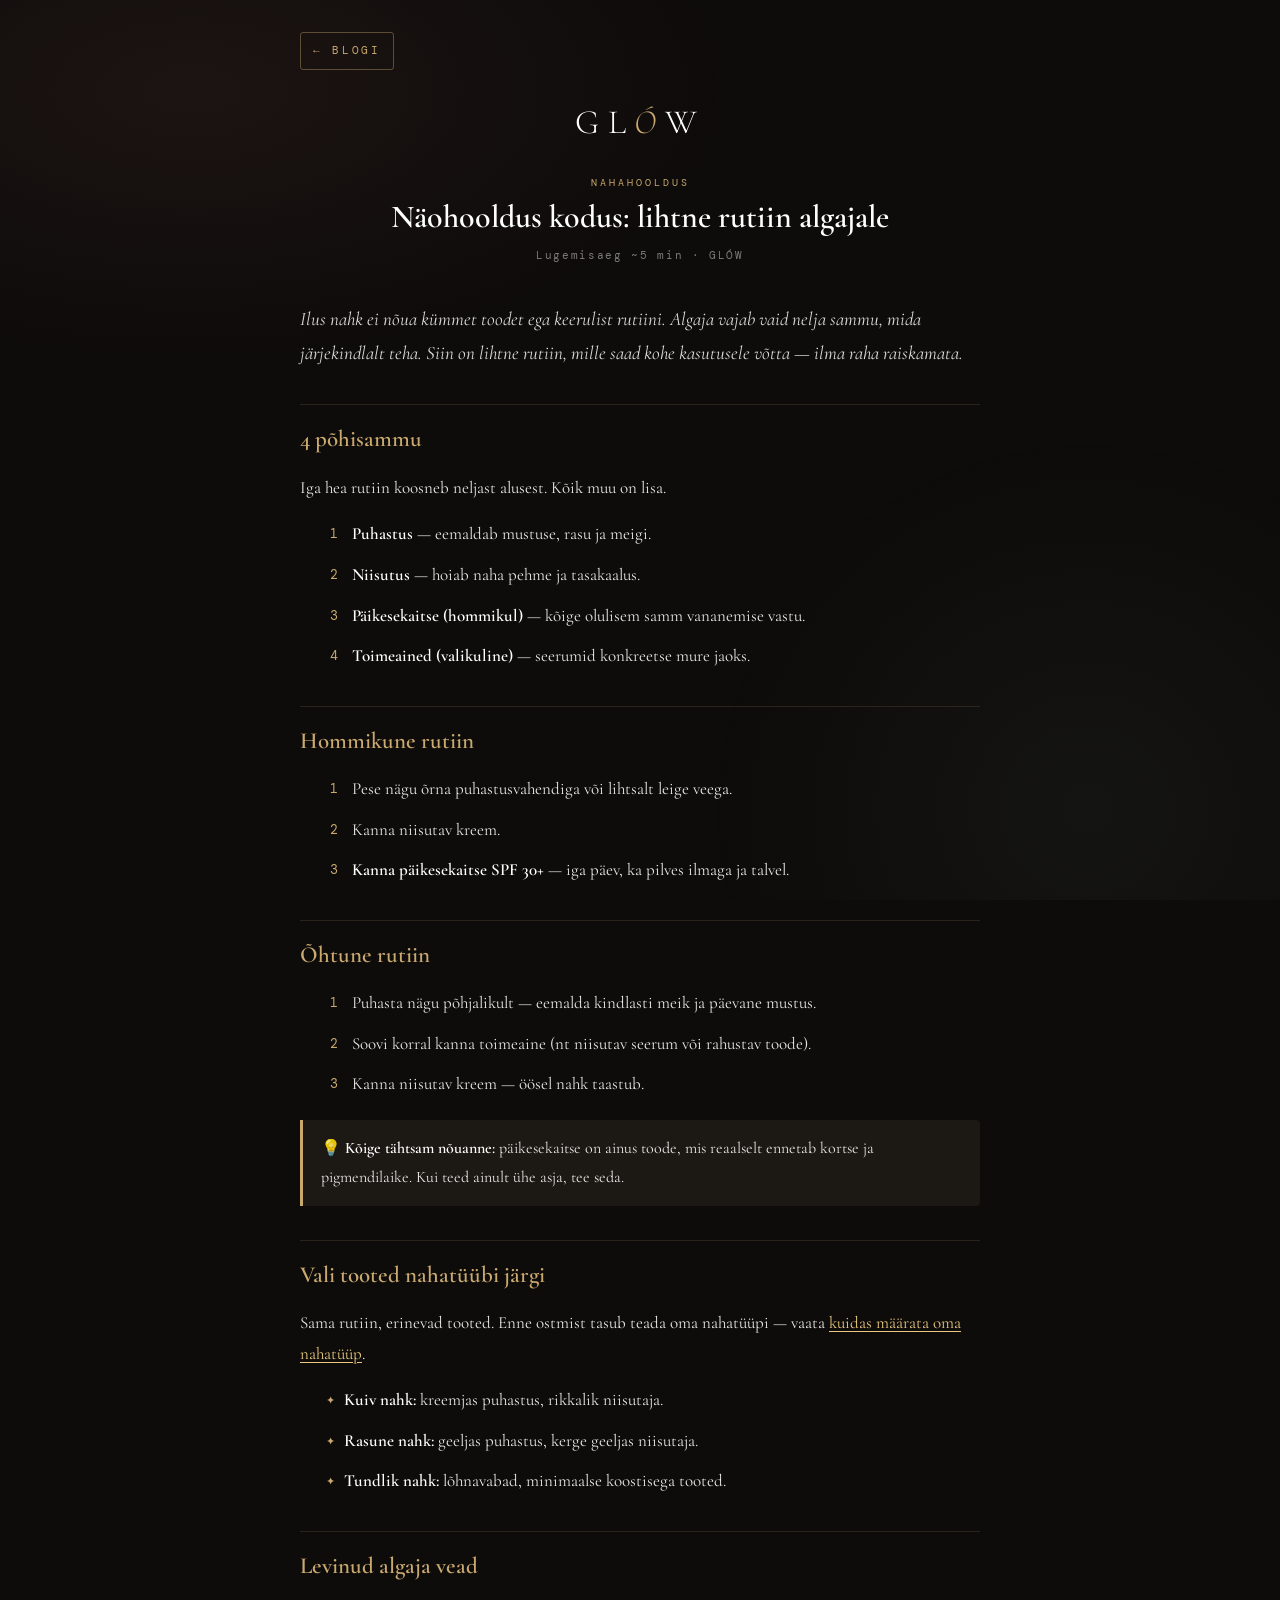
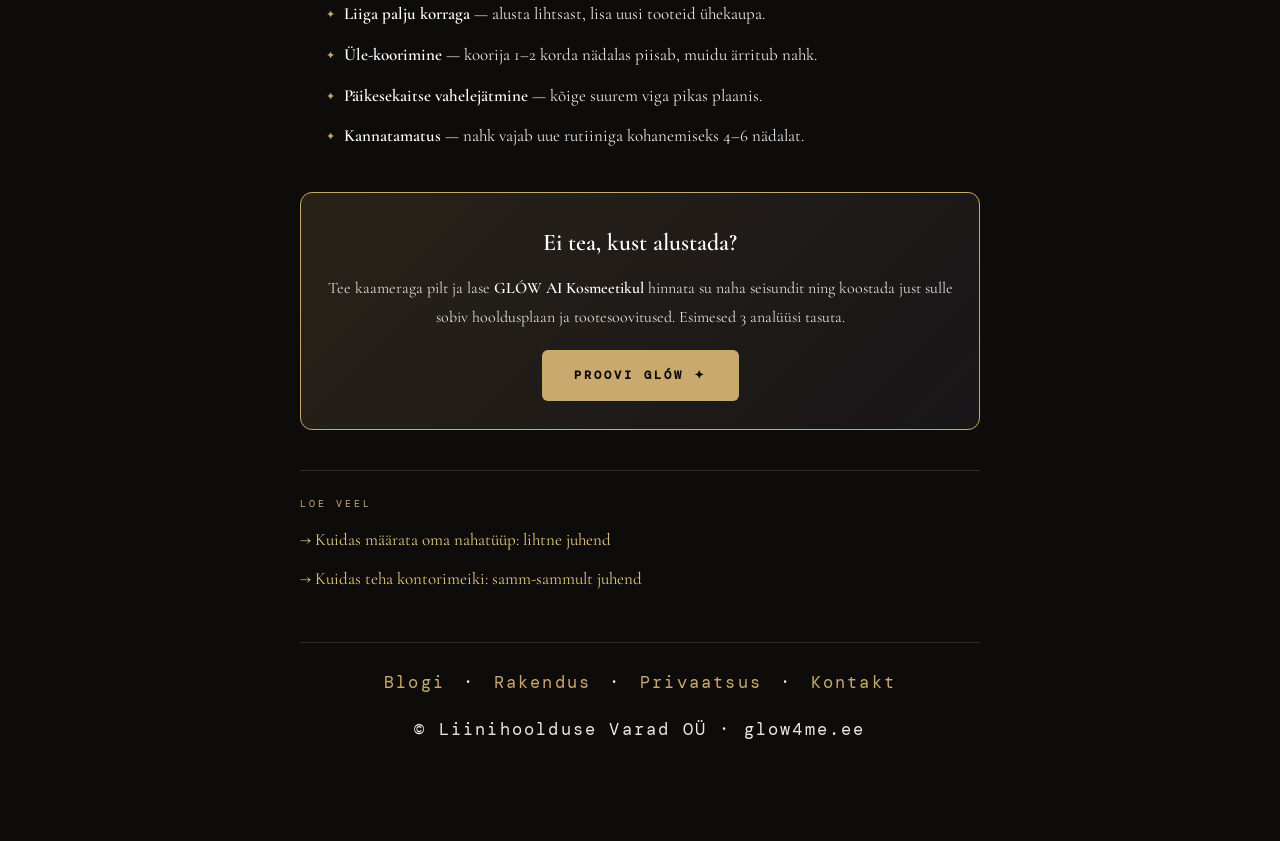
<file: blog/nahahooldus-kodus.html>
<!DOCTYPE html>
<html lang="et">
<head>
<meta charset="UTF-8">
<meta name="viewport" content="width=device-width, initial-scale=1.0">
<title>Näohooldus kodus: lihtne rutiin algajale | GLÓW</title>
<meta name="description" content="Kuidas hoolitseda näonaha eest kodus? Lihtne 4-sammuline näohooldusrutiin algajale — puhastus, niisutus, päikesekaitse — koos hommiku- ja õhtusammudega.">
<meta name="keywords" content="näohooldus kodus, nahahooldusrutiin, algaja nahahooldus, näonaha hooldus, niisutus, päikesekaitse, puhastus">
<meta name="theme-color" content="#c9a96e">
<link rel="canonical" href="https://glow4me.ee/blog/nahahooldus-kodus.html">
<link rel="icon" type="image/png" sizes="192x192" href="../icon-192.png">
<link rel="apple-touch-icon" href="../icon-180.png">
<meta property="og:type" content="article">
<meta property="og:site_name" content="GLÓW">
<meta property="og:title" content="Näohooldus kodus: lihtne rutiin algajale">
<meta property="og:description" content="Lihtne 4-sammuline näohooldusrutiin algajale — puhastus, niisutus ja päikesekaitse hommikul ja õhtul.">
<meta property="og:url" content="https://glow4me.ee/blog/nahahooldus-kodus.html">
<meta property="og:image" content="https://glow4me.ee/og-image.png">
<meta property="og:locale" content="et_EE">
<script type="application/ld+json">
{
  "@context": "https://schema.org",
  "@type": "Article",
  "headline": "Näohooldus kodus: lihtne rutiin algajale",
  "description": "Lihtne 4-sammuline näohooldusrutiin algajale — puhastus, niisutus ja päikesekaitse hommikul ja õhtul.",
  "image": "https://glow4me.ee/og-image.png",
  "datePublished": "2026-07-06",
  "dateModified": "2026-07-06",
  "inLanguage": "et",
  "author": { "@type": "Organization", "name": "GLÓW", "url": "https://glow4me.ee/" },
  "publisher": { "@type": "Organization", "name": "GLÓW", "logo": { "@type": "ImageObject", "url": "https://glow4me.ee/icon-192.png" } },
  "mainEntityOfPage": { "@type": "WebPage", "@id": "https://glow4me.ee/blog/nahahooldus-kodus.html" }
}
</script>
<link href="https://fonts.googleapis.com/css2?family=Cormorant+Garamond:ital,wght@0,300;0,400;0,600;1,300&family=DM+Mono:wght@300;400&display=swap" rel="stylesheet">
<style>
:root{--bg:#0e0c0b;--gold:#c9a96e;--gold-bright:#e8c97e;--blush:#d4957a;--lav:#9b8fb5}
*{margin:0;padding:0;box-sizing:border-box}
body{background:var(--bg);color:#fff;font-family:'Cormorant Garamond',Georgia,serif;line-height:1.8;min-height:100vh}
.ambient{position:fixed;inset:0;pointer-events:none;z-index:0;background:radial-gradient(ellipse 70% 50% at 15% 10%,rgba(196,115,107,0.08) 0%,transparent 60%),radial-gradient(ellipse 50% 70% at 85% 90%,rgba(123,158,142,0.06) 0%,transparent 60%)}
.wrap{position:relative;z-index:1;max-width:720px;margin:0 auto;padding:32px 20px 80px}
.back-link{display:inline-flex;align-items:center;gap:8px;color:var(--gold);text-decoration:none;font-family:'DM Mono',monospace;font-size:11px;letter-spacing:.25em;text-transform:uppercase;margin-bottom:24px;padding:8px 12px;border:1px solid rgba(201,169,110,0.4);border-radius:3px;transition:all .2s}
.back-link:hover{background:rgba(201,169,110,0.1);border-color:var(--gold)}
header{text-align:center;padding:12px 0 20px}
.logo{font-size:34px;font-weight:300;letter-spacing:.25em;color:#fff;line-height:1}
.logo em{color:var(--gold);font-style:italic}
.post-cat{font-family:'DM Mono',monospace;font-size:10px;letter-spacing:.3em;color:var(--gold);text-transform:uppercase;text-align:center;margin:14px 0 6px}
h1{font-size:32px;font-weight:600;color:#fff;text-align:center;margin:6px 0 10px;line-height:1.2}
.meta{font-family:'DM Mono',monospace;font-size:11px;color:rgba(255,255,255,0.45);text-align:center;letter-spacing:.15em;margin-bottom:36px}
h2{font-size:23px;color:var(--gold);font-weight:600;margin:34px 0 12px;padding-top:14px;border-top:1px solid rgba(201,169,110,0.15)}
h3{font-size:18px;color:var(--gold-bright);font-weight:600;margin:22px 0 8px}
p{font-size:17px;color:rgba(255,255,255,0.9);margin-bottom:16px}
strong{color:#fff;font-weight:600}
ul,ol{margin:12px 0 18px 4px;padding-left:22px}
li{font-size:17px;color:rgba(255,255,255,0.9);margin-bottom:10px;position:relative;list-style:none;padding-left:18px}
li::before{content:'✦';position:absolute;left:0;color:var(--gold);font-size:11px;top:6px}
ol{counter-reset:s;padding-left:26px}
ol li{counter-increment:s;padding-left:22px}
ol li::before{content:counter(s);color:var(--gold);font-family:'DM Mono',monospace;font-size:13px;top:3px}
.lead{font-size:19px;font-style:italic;color:rgba(255,255,255,0.85);margin-bottom:24px}
.tip{background:rgba(201,169,110,0.08);border-left:3px solid var(--gold);padding:14px 18px;border-radius:0 4px 4px 0;margin:20px 0}
.tip p{margin:0;font-size:16px}
.cta-box{margin:40px 0 0;background:linear-gradient(135deg,rgba(201,169,110,0.14),rgba(155,143,181,0.08));border:1px solid var(--gold);border-radius:12px;padding:28px 24px;text-align:center}
.cta-box h2{border:none;padding:0;margin:0 0 10px;color:#fff;font-size:24px}
.cta-box p{font-size:16px;color:rgba(255,255,255,0.85);margin-bottom:18px}
.cta-btn{display:inline-block;background:var(--gold);color:var(--bg);padding:15px 32px;border-radius:6px;font-family:'DM Mono',monospace;font-size:12px;letter-spacing:.25em;text-transform:uppercase;font-weight:700;text-decoration:none;transition:transform .15s,box-shadow .15s}
.cta-btn:hover{transform:translateY(-2px);box-shadow:0 8px 24px rgba(201,169,110,0.4)}
a.inline{color:var(--gold-bright);text-decoration:underline;text-underline-offset:3px}
.more-posts{margin-top:40px;padding-top:24px;border-top:1px solid rgba(201,169,110,0.2)}
.more-posts a{display:block;color:var(--gold-bright);text-decoration:none;font-size:17px;margin-bottom:8px}
.more-posts a:hover{text-decoration:underline}
footer{text-align:center;margin-top:48px;padding-top:24px;border-top:1px solid rgba(201,169,110,0.2);font-family:'DM Mono',monospace;font-size:11px;color:rgba(255,255,255,0.4);letter-spacing:.2em}
footer a{color:var(--gold);text-decoration:none;margin:0 6px}
</style>
</head>
<body>
<div class="ambient"></div>
<div class="wrap">
  <a href="index.html" class="back-link">← Blogi</a>

  <header><div class="logo">GL<em>Ó</em>W</div></header>

  <div class="post-cat">Nahahooldus</div>
  <h1>Näohooldus kodus: lihtne rutiin algajale</h1>
  <div class="meta">Lugemisaeg ~5 min · GLÓW</div>

  <p class="lead">Ilus nahk ei nõua kümmet toodet ega keerulist rutiini. Algaja vajab vaid nelja sammu, mida järjekindlalt teha. Siin on lihtne rutiin, mille saad kohe kasutusele võtta — ilma raha raiskamata.</p>

  <h2>4 põhisammu</h2>
  <p>Iga hea rutiin koosneb neljast alusest. Kõik muu on lisa.</p>
  <ol>
    <li><strong>Puhastus</strong> — eemaldab mustuse, rasu ja meigi.</li>
    <li><strong>Niisutus</strong> — hoiab naha pehme ja tasakaalus.</li>
    <li><strong>Päikesekaitse (hommikul)</strong> — kõige olulisem samm vananemise vastu.</li>
    <li><strong>Toimeained (valikuline)</strong> — seerumid konkreetse mure jaoks.</li>
  </ol>

  <h2>Hommikune rutiin</h2>
  <ol>
    <li>Pese nägu õrna puhastusvahendiga või lihtsalt leige veega.</li>
    <li>Kanna niisutav kreem.</li>
    <li><strong>Kanna päikesekaitse SPF 30+</strong> — iga päev, ka pilves ilmaga ja talvel.</li>
  </ol>

  <h2>Õhtune rutiin</h2>
  <ol>
    <li>Puhasta nägu põhjalikult — eemalda kindlasti meik ja päevane mustus.</li>
    <li>Soovi korral kanna toimeaine (nt niisutav seerum või rahustav toode).</li>
    <li>Kanna niisutav kreem — öösel nahk taastub.</li>
  </ol>

  <div class="tip"><p>💡 <strong>Kõige tähtsam nõuanne:</strong> päikesekaitse on ainus toode, mis reaalselt ennetab kortse ja pigmendilaike. Kui teed ainult ühe asja, tee seda.</p></div>

  <h2>Vali tooted nahatüübi järgi</h2>
  <p>Sama rutiin, erinevad tooted. Enne ostmist tasub teada oma nahatüüpi — vaata <a class="inline" href="nahatuup.html">kuidas määrata oma nahatüüp</a>.</p>
  <ul>
    <li><strong>Kuiv nahk:</strong> kreemjas puhastus, rikkalik niisutaja.</li>
    <li><strong>Rasune nahk:</strong> geeljas puhastus, kerge geeljas niisutaja.</li>
    <li><strong>Tundlik nahk:</strong> lõhnavabad, minimaalse koostisega tooted.</li>
  </ul>

  <h2>Levinud algaja vead</h2>
  <ul>
    <li><strong>Liiga palju korraga</strong> — alusta lihtsast, lisa uusi tooteid ühekaupa.</li>
    <li><strong>Üle-koorimine</strong> — koorija 1–2 korda nädalas piisab, muidu ärritub nahk.</li>
    <li><strong>Päikesekaitse vahelejätmine</strong> — kõige suurem viga pikas plaanis.</li>
    <li><strong>Kannatamatus</strong> — nahk vajab uue rutiiniga kohanemiseks 4–6 nädalat.</li>
  </ul>

  <div class="cta-box">
    <h2>Ei tea, kust alustada?</h2>
    <p>Tee kaameraga pilt ja lase <strong>GLÓW AI Kosmeetikul</strong> hinnata su naha seisundit ning koostada just sulle sobiv hooldusplaan ja tootesoovitused. Esimesed 3 analüüsi tasuta.</p>
    <a class="cta-btn" href="../index.html">Proovi GLÓW ✦</a>
  </div>

  <div class="more-posts">
    <p style="font-family:'DM Mono',monospace;font-size:10px;letter-spacing:.3em;color:var(--gold);text-transform:uppercase;margin-bottom:12px">Loe veel</p>
    <a href="nahatuup.html">→ Kuidas määrata oma nahatüüp: lihtne juhend</a>
    <a href="kontorimeik.html">→ Kuidas teha kontorimeiki: samm-sammult juhend</a>
  </div>

  <footer>
    <p><a href="index.html">Blogi</a> · <a href="../index.html">Rakendus</a> · <a href="../privaatsus.html">Privaatsus</a> · <a href="../kontakt.html">Kontakt</a></p>
    <p style="margin-top:16px">© Liinihoolduse Varad OÜ · glow4me.ee</p>
  </footer>
</div>
</body>
</html>
</file>
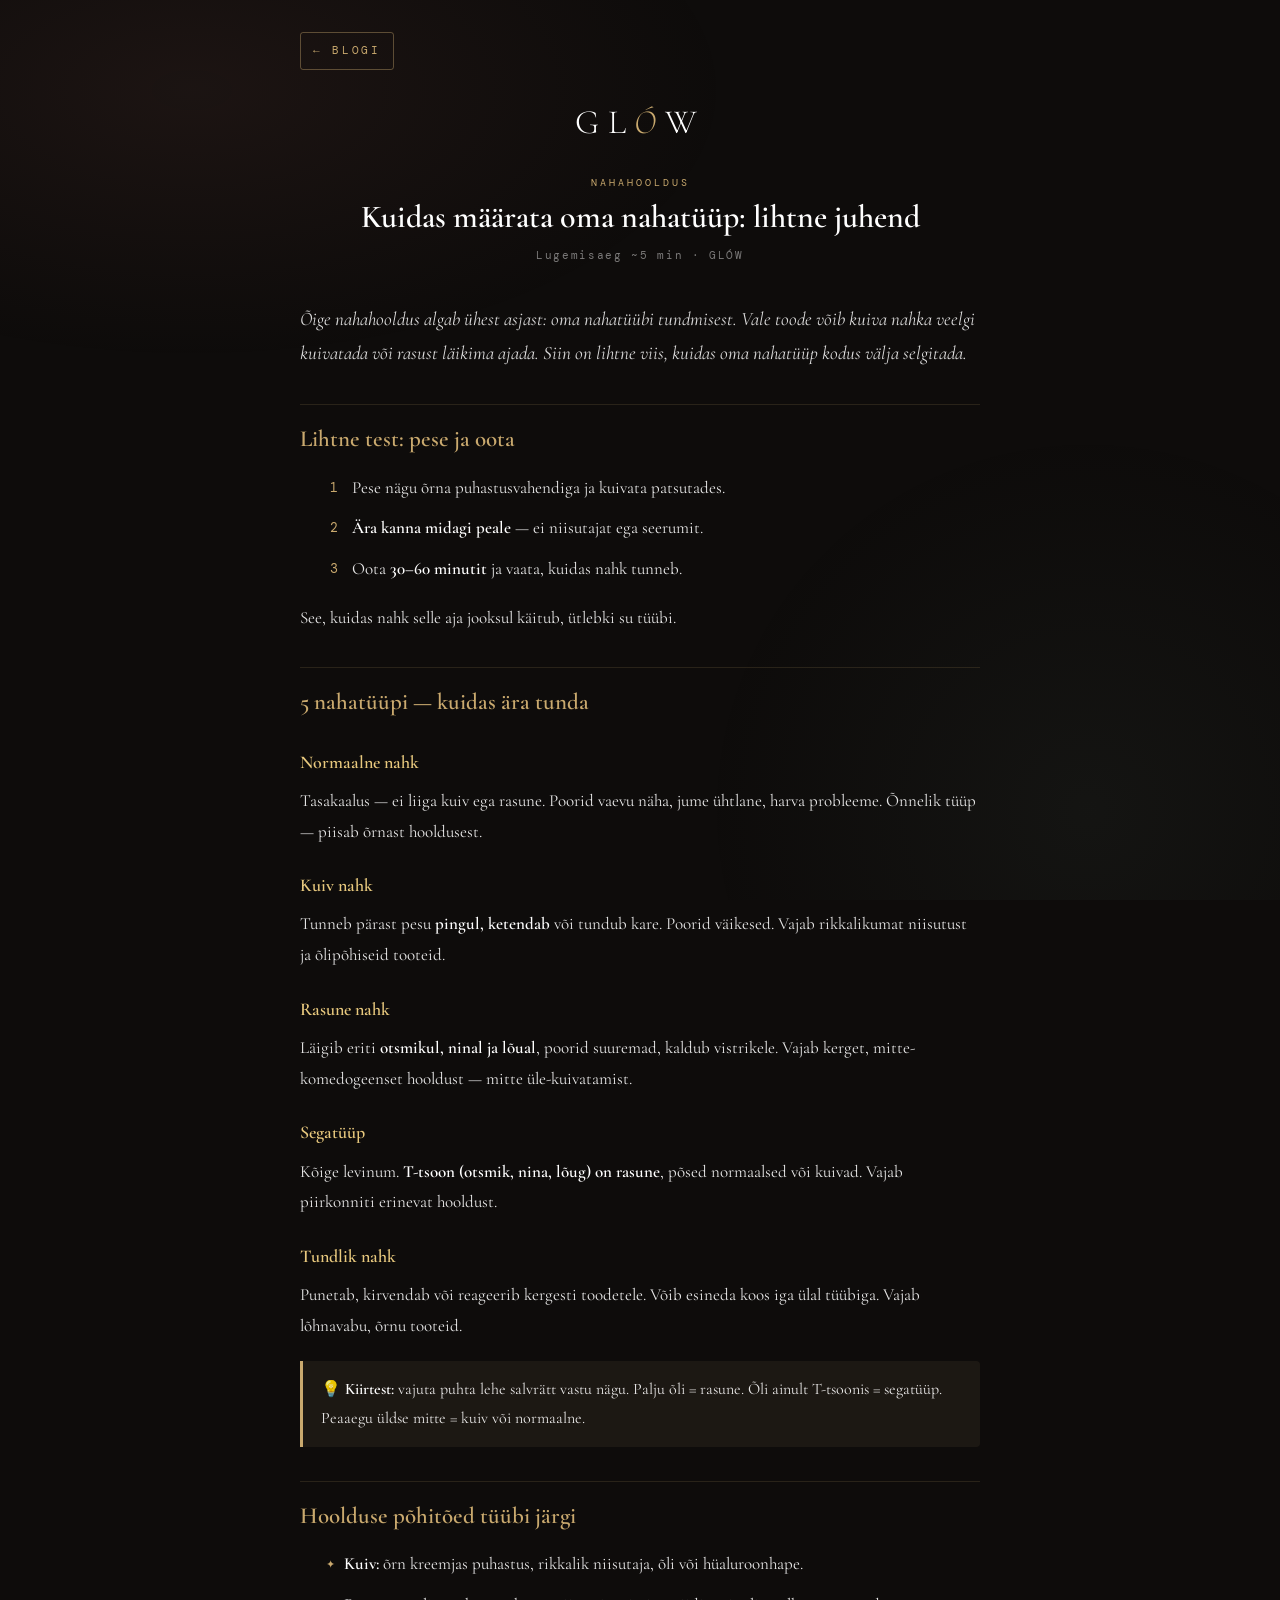
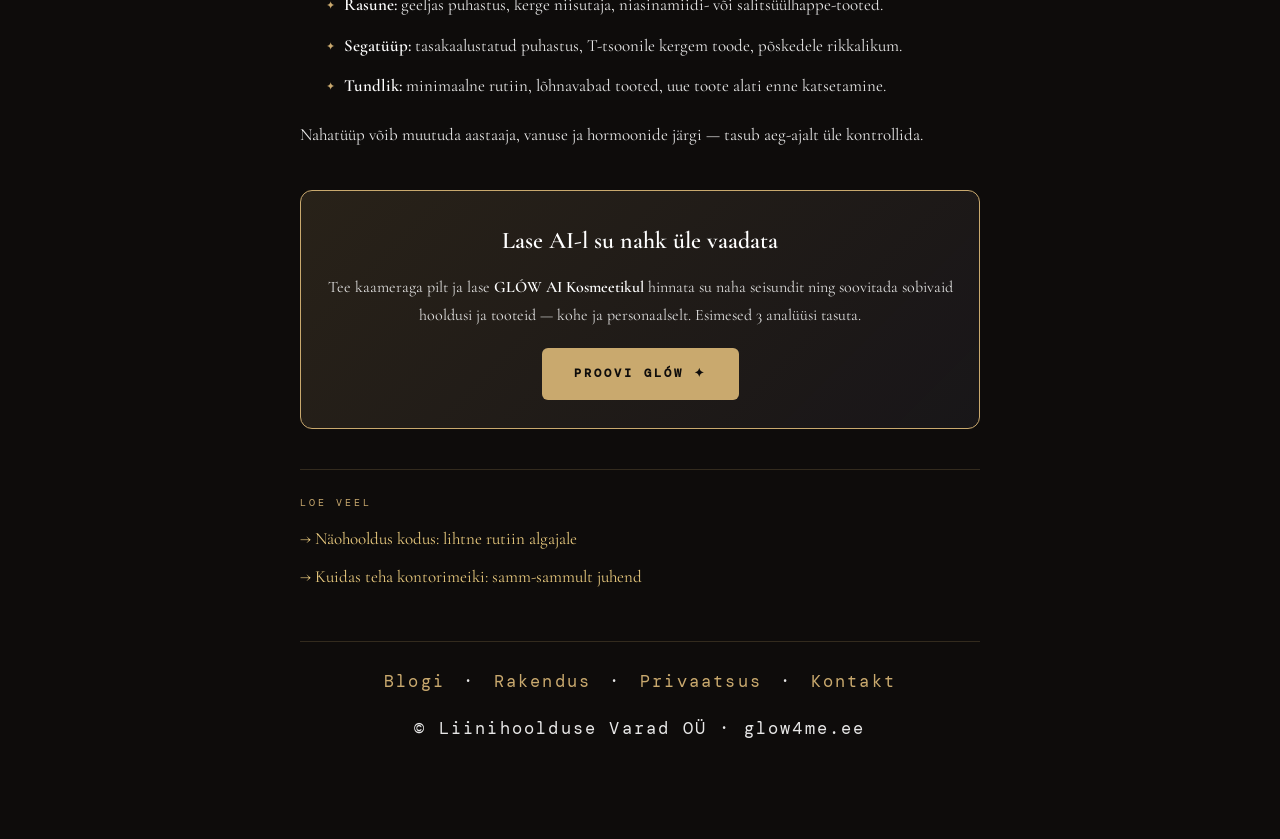
<file: blog/nahatuup.html>
<!DOCTYPE html>
<html lang="et">
<head>
<meta charset="UTF-8">
<meta name="viewport" content="width=device-width, initial-scale=1.0">
<title>Kuidas määrata oma nahatüüp: lihtne juhend | GLÓW</title>
<meta name="description" content="Kuidas määrata oma nahatüüp kodus? Tundma õpi kuiva, rasust, normaalset, segatüüpi ja tundlikku nahka — koos lihtsa testi ja hooldussoovitustega igale tüübile.">
<meta name="keywords" content="nahatüüp, nahatüübi määramine, kuiv nahk, rasune nahk, segatüüp nahk, tundlik nahk, nahahooldus">
<meta name="theme-color" content="#c9a96e">
<link rel="canonical" href="https://glow4me.ee/blog/nahatuup.html">
<link rel="icon" type="image/png" sizes="192x192" href="../icon-192.png">
<link rel="apple-touch-icon" href="../icon-180.png">
<meta property="og:type" content="article">
<meta property="og:site_name" content="GLÓW">
<meta property="og:title" content="Kuidas määrata oma nahatüüp: lihtne juhend">
<meta property="og:description" content="Tundma õpi oma nahatüüp — kuiv, rasune, normaalne, segatüüp või tundlik — ja hoolitse selle eest õigesti.">
<meta property="og:url" content="https://glow4me.ee/blog/nahatuup.html">
<meta property="og:image" content="https://glow4me.ee/og-image.png">
<meta property="og:locale" content="et_EE">
<script type="application/ld+json">
{
  "@context": "https://schema.org",
  "@type": "Article",
  "headline": "Kuidas määrata oma nahatüüp: lihtne juhend",
  "description": "Kuidas määrata oma nahatüüp kodus? Tundma õpi kuiva, rasust, normaalset, segatüüpi ja tundlikku nahka koos lihtsa testi ja hooldussoovitustega.",
  "image": "https://glow4me.ee/og-image.png",
  "datePublished": "2026-07-05",
  "dateModified": "2026-07-05",
  "inLanguage": "et",
  "author": { "@type": "Organization", "name": "GLÓW", "url": "https://glow4me.ee/" },
  "publisher": { "@type": "Organization", "name": "GLÓW", "logo": { "@type": "ImageObject", "url": "https://glow4me.ee/icon-192.png" } },
  "mainEntityOfPage": { "@type": "WebPage", "@id": "https://glow4me.ee/blog/nahatuup.html" }
}
</script>
<link href="https://fonts.googleapis.com/css2?family=Cormorant+Garamond:ital,wght@0,300;0,400;0,600;1,300&family=DM+Mono:wght@300;400&display=swap" rel="stylesheet">
<style>
:root{--bg:#0e0c0b;--gold:#c9a96e;--gold-bright:#e8c97e;--blush:#d4957a;--lav:#9b8fb5}
*{margin:0;padding:0;box-sizing:border-box}
body{background:var(--bg);color:#fff;font-family:'Cormorant Garamond',Georgia,serif;line-height:1.8;min-height:100vh}
.ambient{position:fixed;inset:0;pointer-events:none;z-index:0;background:radial-gradient(ellipse 70% 50% at 15% 10%,rgba(196,115,107,0.08) 0%,transparent 60%),radial-gradient(ellipse 50% 70% at 85% 90%,rgba(123,158,142,0.06) 0%,transparent 60%)}
.wrap{position:relative;z-index:1;max-width:720px;margin:0 auto;padding:32px 20px 80px}
.back-link{display:inline-flex;align-items:center;gap:8px;color:var(--gold);text-decoration:none;font-family:'DM Mono',monospace;font-size:11px;letter-spacing:.25em;text-transform:uppercase;margin-bottom:24px;padding:8px 12px;border:1px solid rgba(201,169,110,0.4);border-radius:3px;transition:all .2s}
.back-link:hover{background:rgba(201,169,110,0.1);border-color:var(--gold)}
header{text-align:center;padding:12px 0 20px}
.logo{font-size:34px;font-weight:300;letter-spacing:.25em;color:#fff;line-height:1}
.logo em{color:var(--gold);font-style:italic}
.post-cat{font-family:'DM Mono',monospace;font-size:10px;letter-spacing:.3em;color:var(--gold);text-transform:uppercase;text-align:center;margin:14px 0 6px}
h1{font-size:32px;font-weight:600;color:#fff;text-align:center;margin:6px 0 10px;line-height:1.2}
.meta{font-family:'DM Mono',monospace;font-size:11px;color:rgba(255,255,255,0.45);text-align:center;letter-spacing:.15em;margin-bottom:36px}
h2{font-size:23px;color:var(--gold);font-weight:600;margin:34px 0 12px;padding-top:14px;border-top:1px solid rgba(201,169,110,0.15)}
h3{font-size:18px;color:var(--gold-bright);font-weight:600;margin:22px 0 8px}
p{font-size:17px;color:rgba(255,255,255,0.9);margin-bottom:16px}
strong{color:#fff;font-weight:600}
ul,ol{margin:12px 0 18px 4px;padding-left:22px}
li{font-size:17px;color:rgba(255,255,255,0.9);margin-bottom:10px;position:relative;list-style:none;padding-left:18px}
li::before{content:'✦';position:absolute;left:0;color:var(--gold);font-size:11px;top:6px}
ol{counter-reset:s;padding-left:26px}
ol li{counter-increment:s;padding-left:22px}
ol li::before{content:counter(s);color:var(--gold);font-family:'DM Mono',monospace;font-size:13px;top:3px}
.lead{font-size:19px;font-style:italic;color:rgba(255,255,255,0.85);margin-bottom:24px}
.tip{background:rgba(201,169,110,0.08);border-left:3px solid var(--gold);padding:14px 18px;border-radius:0 4px 4px 0;margin:20px 0}
.tip p{margin:0;font-size:16px}
.cta-box{margin:40px 0 0;background:linear-gradient(135deg,rgba(201,169,110,0.14),rgba(155,143,181,0.08));border:1px solid var(--gold);border-radius:12px;padding:28px 24px;text-align:center}
.cta-box h2{border:none;padding:0;margin:0 0 10px;color:#fff;font-size:24px}
.cta-box p{font-size:16px;color:rgba(255,255,255,0.85);margin-bottom:18px}
.cta-btn{display:inline-block;background:var(--gold);color:var(--bg);padding:15px 32px;border-radius:6px;font-family:'DM Mono',monospace;font-size:12px;letter-spacing:.25em;text-transform:uppercase;font-weight:700;text-decoration:none;transition:transform .15s,box-shadow .15s}
.cta-btn:hover{transform:translateY(-2px);box-shadow:0 8px 24px rgba(201,169,110,0.4)}
a.inline{color:var(--gold-bright);text-decoration:underline;text-underline-offset:3px}
.more-posts{margin-top:40px;padding-top:24px;border-top:1px solid rgba(201,169,110,0.2)}
.more-posts a{display:block;color:var(--gold-bright);text-decoration:none;font-size:17px;margin-bottom:8px}
.more-posts a:hover{text-decoration:underline}
footer{text-align:center;margin-top:48px;padding-top:24px;border-top:1px solid rgba(201,169,110,0.2);font-family:'DM Mono',monospace;font-size:11px;color:rgba(255,255,255,0.4);letter-spacing:.2em}
footer a{color:var(--gold);text-decoration:none;margin:0 6px}
</style>
</head>
<body>
<div class="ambient"></div>
<div class="wrap">
  <a href="index.html" class="back-link">← Blogi</a>

  <header><div class="logo">GL<em>Ó</em>W</div></header>

  <div class="post-cat">Nahahooldus</div>
  <h1>Kuidas määrata oma nahatüüp: lihtne juhend</h1>
  <div class="meta">Lugemisaeg ~5 min · GLÓW</div>

  <p class="lead">Õige nahahooldus algab ühest asjast: oma nahatüübi tundmisest. Vale toode võib kuiva nahka veelgi kuivatada või rasust läikima ajada. Siin on lihtne viis, kuidas oma nahatüüp kodus välja selgitada.</p>

  <h2>Lihtne test: pese ja oota</h2>
  <ol>
    <li>Pese nägu õrna puhastusvahendiga ja kuivata patsutades.</li>
    <li><strong>Ära kanna midagi peale</strong> — ei niisutajat ega seerumit.</li>
    <li>Oota <strong>30–60 minutit</strong> ja vaata, kuidas nahk tunneb.</li>
  </ol>
  <p>See, kuidas nahk selle aja jooksul käitub, ütlebki su tüübi.</p>

  <h2>5 nahatüüpi — kuidas ära tunda</h2>

  <h3>Normaalne nahk</h3>
  <p>Tasakaalus — ei liiga kuiv ega rasune. Poorid vaevu näha, jume ühtlane, harva probleeme. Õnnelik tüüp — piisab õrnast hooldusest.</p>

  <h3>Kuiv nahk</h3>
  <p>Tunneb pärast pesu <strong>pingul, ketendab</strong> või tundub kare. Poorid väikesed. Vajab rikkalikumat niisutust ja õlipõhiseid tooteid.</p>

  <h3>Rasune nahk</h3>
  <p>Läigib eriti <strong>otsmikul, ninal ja lõual</strong>, poorid suuremad, kaldub vistrikele. Vajab kerget, mitte-komedogeenset hooldust — mitte üle-kuivatamist.</p>

  <h3>Segatüüp</h3>
  <p>Kõige levinum. <strong>T-tsoon (otsmik, nina, lõug) on rasune</strong>, põsed normaalsed või kuivad. Vajab piirkonniti erinevat hooldust.</p>

  <h3>Tundlik nahk</h3>
  <p>Punetab, kirvendab või reageerib kergesti toodetele. Võib esineda koos iga ülal tüübiga. Vajab lõhnavabu, õrnu tooteid.</p>

  <div class="tip"><p>💡 <strong>Kiirtest:</strong> vajuta puhta lehe salvrätt vastu nägu. Palju õli = rasune. Õli ainult T-tsoonis = segatüüp. Peaaegu üldse mitte = kuiv või normaalne.</p></div>

  <h2>Hoolduse põhitõed tüübi järgi</h2>
  <ul>
    <li><strong>Kuiv:</strong> õrn kreemjas puhastus, rikkalik niisutaja, õli või hüaluroonhape.</li>
    <li><strong>Rasune:</strong> geeljas puhastus, kerge niisutaja, niasinamiidi- või salitsüülhappe-tooted.</li>
    <li><strong>Segatüüp:</strong> tasakaalustatud puhastus, T-tsoonile kergem toode, põskedele rikkalikum.</li>
    <li><strong>Tundlik:</strong> minimaalne rutiin, lõhnavabad tooted, uue toote alati enne katsetamine.</li>
  </ul>
  <p>Nahatüüp võib muutuda aastaaja, vanuse ja hormoonide järgi — tasub aeg-ajalt üle kontrollida.</p>

  <div class="cta-box">
    <h2>Lase AI-l su nahk üle vaadata</h2>
    <p>Tee kaameraga pilt ja lase <strong>GLÓW AI Kosmeetikul</strong> hinnata su naha seisundit ning soovitada sobivaid hooldusi ja tooteid — kohe ja personaalselt. Esimesed 3 analüüsi tasuta.</p>
    <a class="cta-btn" href="../index.html">Proovi GLÓW ✦</a>
  </div>

  <div class="more-posts">
    <p style="font-family:'DM Mono',monospace;font-size:10px;letter-spacing:.3em;color:var(--gold);text-transform:uppercase;margin-bottom:12px">Loe veel</p>
    <a href="nahahooldus-kodus.html">→ Näohooldus kodus: lihtne rutiin algajale</a>
    <a href="kontorimeik.html">→ Kuidas teha kontorimeiki: samm-sammult juhend</a>
  </div>

  <footer>
    <p><a href="index.html">Blogi</a> · <a href="../index.html">Rakendus</a> · <a href="../privaatsus.html">Privaatsus</a> · <a href="../kontakt.html">Kontakt</a></p>
    <p style="margin-top:16px">© Liinihoolduse Varad OÜ · glow4me.ee</p>
  </footer>
</div>
</body>
</html>
</file>
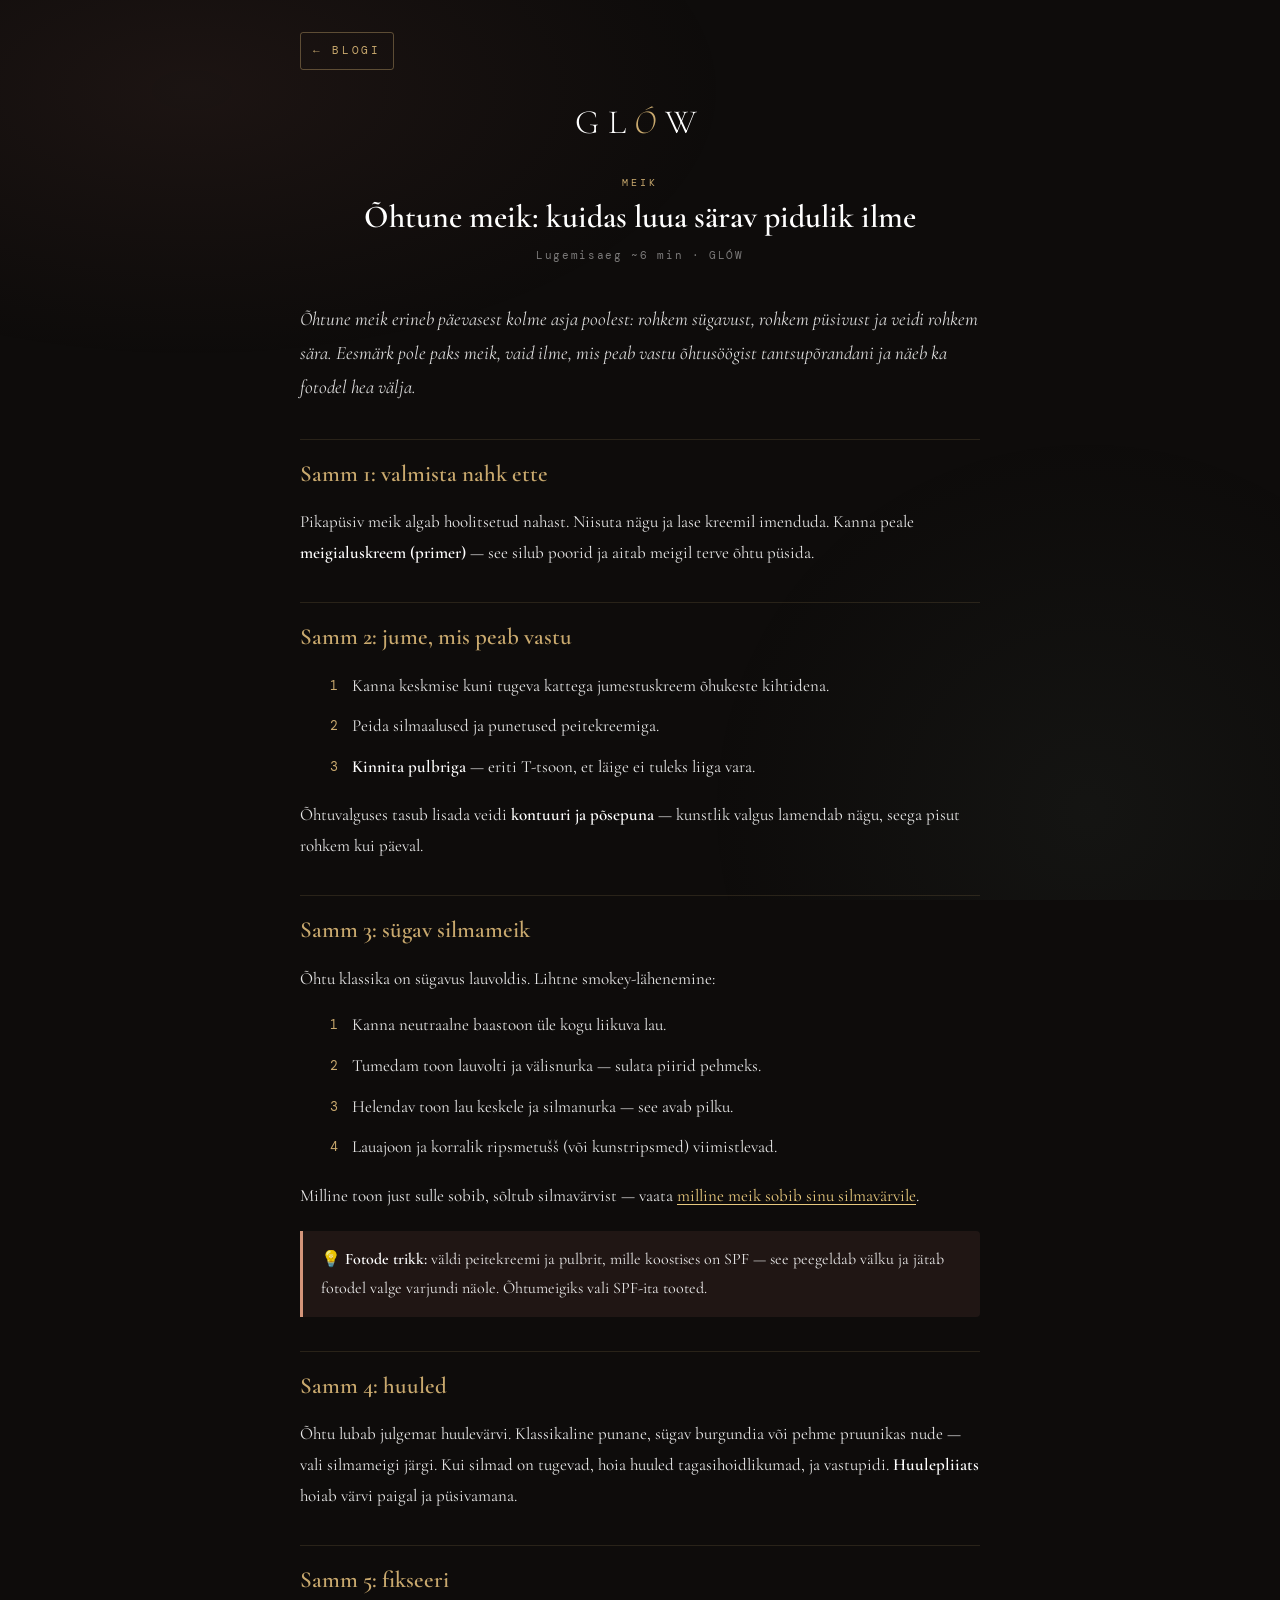
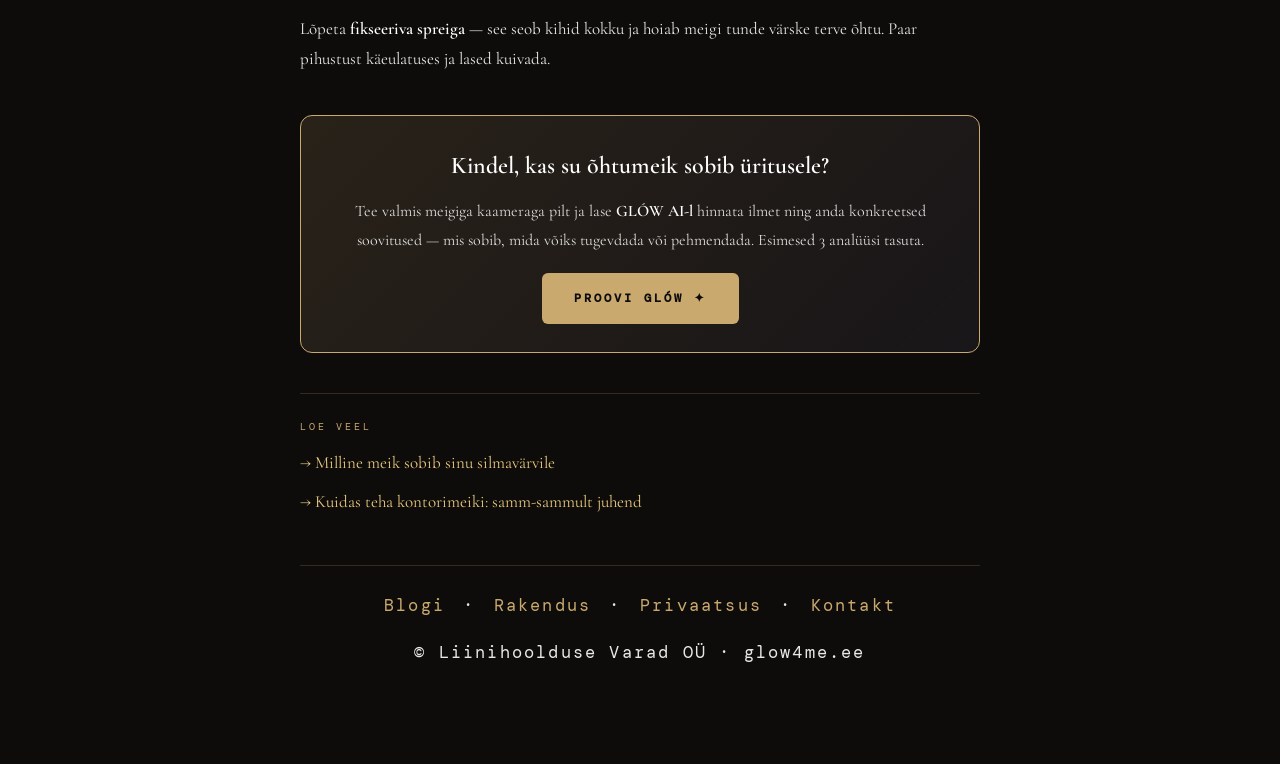
<file: blog/ohtune-meik.html>
<!DOCTYPE html>
<html lang="et">
<head>
<meta charset="UTF-8">
<meta name="viewport" content="width=device-width, initial-scale=1.0">
<title>Õhtune meik: kuidas luua särav pidulik ilme | GLÓW</title>
<meta name="description" content="Kuidas teha õhtust meiki, mis püsib terve õhtu ja näeb fotodel hea välja? Samm-sammult juhend piduliku silmameigi, pikapüsiva jume ja huulte jaoks.">
<meta name="keywords" content="õhtune meik, pidulik meik, glamuurne meik, smokey eye, pikapüsiv meik, meiginõuanded, õhtusöök meik">
<meta name="theme-color" content="#c9a96e">
<link rel="canonical" href="https://glow4me.ee/blog/ohtune-meik.html">
<link rel="icon" type="image/png" sizes="192x192" href="../icon-192.png">
<link rel="apple-touch-icon" href="../icon-180.png">
<meta property="og:type" content="article">
<meta property="og:site_name" content="GLÓW">
<meta property="og:title" content="Õhtune meik: kuidas luua särav pidulik ilme">
<meta property="og:description" content="Samm-sammult juhend piduliku õhtumeigi jaoks — pikapüsiv jume, sügav silmameik ja täidlased huuled.">
<meta property="og:url" content="https://glow4me.ee/blog/ohtune-meik.html">
<meta property="og:image" content="https://glow4me.ee/og-image.png">
<meta property="og:locale" content="et_EE">
<script type="application/ld+json">
{
  "@context": "https://schema.org",
  "@type": "Article",
  "headline": "Õhtune meik: kuidas luua särav pidulik ilme",
  "description": "Samm-sammult juhend piduliku õhtumeigi jaoks — pikapüsiv jume, sügav silmameik ja täidlased huuled.",
  "image": "https://glow4me.ee/og-image.png",
  "datePublished": "2026-07-06",
  "dateModified": "2026-07-06",
  "inLanguage": "et",
  "author": { "@type": "Organization", "name": "GLÓW", "url": "https://glow4me.ee/" },
  "publisher": { "@type": "Organization", "name": "GLÓW", "logo": { "@type": "ImageObject", "url": "https://glow4me.ee/icon-192.png" } },
  "mainEntityOfPage": { "@type": "WebPage", "@id": "https://glow4me.ee/blog/ohtune-meik.html" }
}
</script>
<link href="https://fonts.googleapis.com/css2?family=Cormorant+Garamond:ital,wght@0,300;0,400;0,600;1,300&family=DM+Mono:wght@300;400&display=swap" rel="stylesheet">
<style>
:root{--bg:#0e0c0b;--gold:#c9a96e;--gold-bright:#e8c97e;--blush:#d4957a;--lav:#9b8fb5}
*{margin:0;padding:0;box-sizing:border-box}
body{background:var(--bg);color:#fff;font-family:'Cormorant Garamond',Georgia,serif;line-height:1.8;min-height:100vh}
.ambient{position:fixed;inset:0;pointer-events:none;z-index:0;background:radial-gradient(ellipse 70% 50% at 15% 10%,rgba(196,115,107,0.08) 0%,transparent 60%),radial-gradient(ellipse 50% 70% at 85% 90%,rgba(123,158,142,0.06) 0%,transparent 60%)}
.wrap{position:relative;z-index:1;max-width:720px;margin:0 auto;padding:32px 20px 80px}
.back-link{display:inline-flex;align-items:center;gap:8px;color:var(--gold);text-decoration:none;font-family:'DM Mono',monospace;font-size:11px;letter-spacing:.25em;text-transform:uppercase;margin-bottom:24px;padding:8px 12px;border:1px solid rgba(201,169,110,0.4);border-radius:3px;transition:all .2s}
.back-link:hover{background:rgba(201,169,110,0.1);border-color:var(--gold)}
header{text-align:center;padding:12px 0 20px}
.logo{font-size:34px;font-weight:300;letter-spacing:.25em;color:#fff;line-height:1}
.logo em{color:var(--gold);font-style:italic}
.post-cat{font-family:'DM Mono',monospace;font-size:10px;letter-spacing:.3em;color:var(--gold);text-transform:uppercase;text-align:center;margin:14px 0 6px}
h1{font-size:32px;font-weight:600;color:#fff;text-align:center;margin:6px 0 10px;line-height:1.2}
.meta{font-family:'DM Mono',monospace;font-size:11px;color:rgba(255,255,255,0.45);text-align:center;letter-spacing:.15em;margin-bottom:36px}
h2{font-size:23px;color:var(--gold);font-weight:600;margin:34px 0 12px;padding-top:14px;border-top:1px solid rgba(201,169,110,0.15)}
h3{font-size:18px;color:var(--gold-bright);font-weight:600;margin:22px 0 8px}
p{font-size:17px;color:rgba(255,255,255,0.9);margin-bottom:16px}
strong{color:#fff;font-weight:600}
ul,ol{margin:12px 0 18px 4px;padding-left:22px}
li{font-size:17px;color:rgba(255,255,255,0.9);margin-bottom:10px;position:relative;list-style:none;padding-left:18px}
li::before{content:'✦';position:absolute;left:0;color:var(--gold);font-size:11px;top:6px}
ol{counter-reset:s;padding-left:26px}
ol li{counter-increment:s;padding-left:22px}
ol li::before{content:counter(s);color:var(--gold);font-family:'DM Mono',monospace;font-size:13px;top:3px}
.lead{font-size:19px;font-style:italic;color:rgba(255,255,255,0.85);margin-bottom:24px}
.tip{background:rgba(196,115,107,0.1);border-left:3px solid var(--blush);padding:14px 18px;border-radius:0 4px 4px 0;margin:20px 0}
.tip p{margin:0;font-size:16px}
.cta-box{margin:40px 0 0;background:linear-gradient(135deg,rgba(201,169,110,0.14),rgba(155,143,181,0.08));border:1px solid var(--gold);border-radius:12px;padding:28px 24px;text-align:center}
.cta-box h2{border:none;padding:0;margin:0 0 10px;color:#fff;font-size:24px}
.cta-box p{font-size:16px;color:rgba(255,255,255,0.85);margin-bottom:18px}
.cta-btn{display:inline-block;background:var(--gold);color:var(--bg);padding:15px 32px;border-radius:6px;font-family:'DM Mono',monospace;font-size:12px;letter-spacing:.25em;text-transform:uppercase;font-weight:700;text-decoration:none;transition:transform .15s,box-shadow .15s}
.cta-btn:hover{transform:translateY(-2px);box-shadow:0 8px 24px rgba(201,169,110,0.4)}
a.inline{color:var(--gold-bright);text-decoration:underline;text-underline-offset:3px}
.more-posts{margin-top:40px;padding-top:24px;border-top:1px solid rgba(201,169,110,0.2)}
.more-posts a{display:block;color:var(--gold-bright);text-decoration:none;font-size:17px;margin-bottom:8px}
.more-posts a:hover{text-decoration:underline}
footer{text-align:center;margin-top:48px;padding-top:24px;border-top:1px solid rgba(201,169,110,0.2);font-family:'DM Mono',monospace;font-size:11px;color:rgba(255,255,255,0.4);letter-spacing:.2em}
footer a{color:var(--gold);text-decoration:none;margin:0 6px}
</style>
</head>
<body>
<div class="ambient"></div>
<div class="wrap">
  <a href="index.html" class="back-link">← Blogi</a>

  <header><div class="logo">GL<em>Ó</em>W</div></header>

  <div class="post-cat">Meik</div>
  <h1>Õhtune meik: kuidas luua särav pidulik ilme</h1>
  <div class="meta">Lugemisaeg ~6 min · GLÓW</div>

  <p class="lead">Õhtune meik erineb päevasest kolme asja poolest: rohkem sügavust, rohkem püsivust ja veidi rohkem sära. Eesmärk pole paks meik, vaid ilme, mis peab vastu õhtusöögist tantsupõrandani ja näeb ka fotodel hea välja.</p>

  <h2>Samm 1: valmista nahk ette</h2>
  <p>Pikapüsiv meik algab hoolitsetud nahast. Niisuta nägu ja lase kreemil imenduda. Kanna peale <strong>meigialuskreem (primer)</strong> — see silub poorid ja aitab meigil terve õhtu püsida.</p>

  <h2>Samm 2: jume, mis peab vastu</h2>
  <ol>
    <li>Kanna keskmise kuni tugeva kattega jumestuskreem õhukeste kihtidena.</li>
    <li>Peida silmaalused ja punetused peitekreemiga.</li>
    <li><strong>Kinnita pulbriga</strong> — eriti T-tsoon, et läige ei tuleks liiga vara.</li>
  </ol>
  <p>Õhtuvalguses tasub lisada veidi <strong>kontuuri ja põsepuna</strong> — kunstlik valgus lamendab nägu, seega pisut rohkem kui päeval.</p>

  <h2>Samm 3: sügav silmameik</h2>
  <p>Õhtu klassika on sügavus lauvoldis. Lihtne smokey-lähenemine:</p>
  <ol>
    <li>Kanna neutraalne baastoon üle kogu liikuva lau.</li>
    <li>Tumedam toon lauvolti ja välisnurka — sulata piirid pehmeks.</li>
    <li>Helendav toon lau keskele ja silmanurka — see avab pilku.</li>
    <li>Lauajoon ja korralik ripsmetušš (või kunstripsmed) viimistlevad.</li>
  </ol>
  <p>Milline toon just sulle sobib, sõltub silmavärvist — vaata <a class="inline" href="meik-silmavarv.html">milline meik sobib sinu silmavärvile</a>.</p>

  <div class="tip"><p>💡 <strong>Fotode trikk:</strong> väldi peitekreemi ja pulbrit, mille koostises on SPF — see peegeldab välku ja jätab fotodel valge varjundi näole. Õhtumeigiks vali SPF-ita tooted.</p></div>

  <h2>Samm 4: huuled</h2>
  <p>Õhtu lubab julgemat huulevärvi. Klassikaline punane, sügav burgundia või pehme pruunikas nude — vali silmameigi järgi. Kui silmad on tugevad, hoia huuled tagasihoidlikumad, ja vastupidi. <strong>Huulepliiats</strong> hoiab värvi paigal ja püsivamana.</p>

  <h2>Samm 5: fikseeri</h2>
  <p>Lõpeta <strong>fikseeriva spreiga</strong> — see seob kihid kokku ja hoiab meigi tunde värske terve õhtu. Paar pihustust käeulatuses ja lased kuivada.</p>

  <div class="cta-box">
    <h2>Kindel, kas su õhtumeik sobib üritusele?</h2>
    <p>Tee valmis meigiga kaameraga pilt ja lase <strong>GLÓW AI-l</strong> hinnata ilmet ning anda konkreetsed soovitused — mis sobib, mida võiks tugevdada või pehmendada. Esimesed 3 analüüsi tasuta.</p>
    <a class="cta-btn" href="../index.html">Proovi GLÓW ✦</a>
  </div>

  <div class="more-posts">
    <p style="font-family:'DM Mono',monospace;font-size:10px;letter-spacing:.3em;color:var(--gold);text-transform:uppercase;margin-bottom:12px">Loe veel</p>
    <a href="meik-silmavarv.html">→ Milline meik sobib sinu silmavärvile</a>
    <a href="kontorimeik.html">→ Kuidas teha kontorimeiki: samm-sammult juhend</a>
  </div>

  <footer>
    <p><a href="index.html">Blogi</a> · <a href="../index.html">Rakendus</a> · <a href="../privaatsus.html">Privaatsus</a> · <a href="../kontakt.html">Kontakt</a></p>
    <p style="margin-top:16px">© Liinihoolduse Varad OÜ · glow4me.ee</p>
  </footer>
</div>
</body>
</html>
</file>
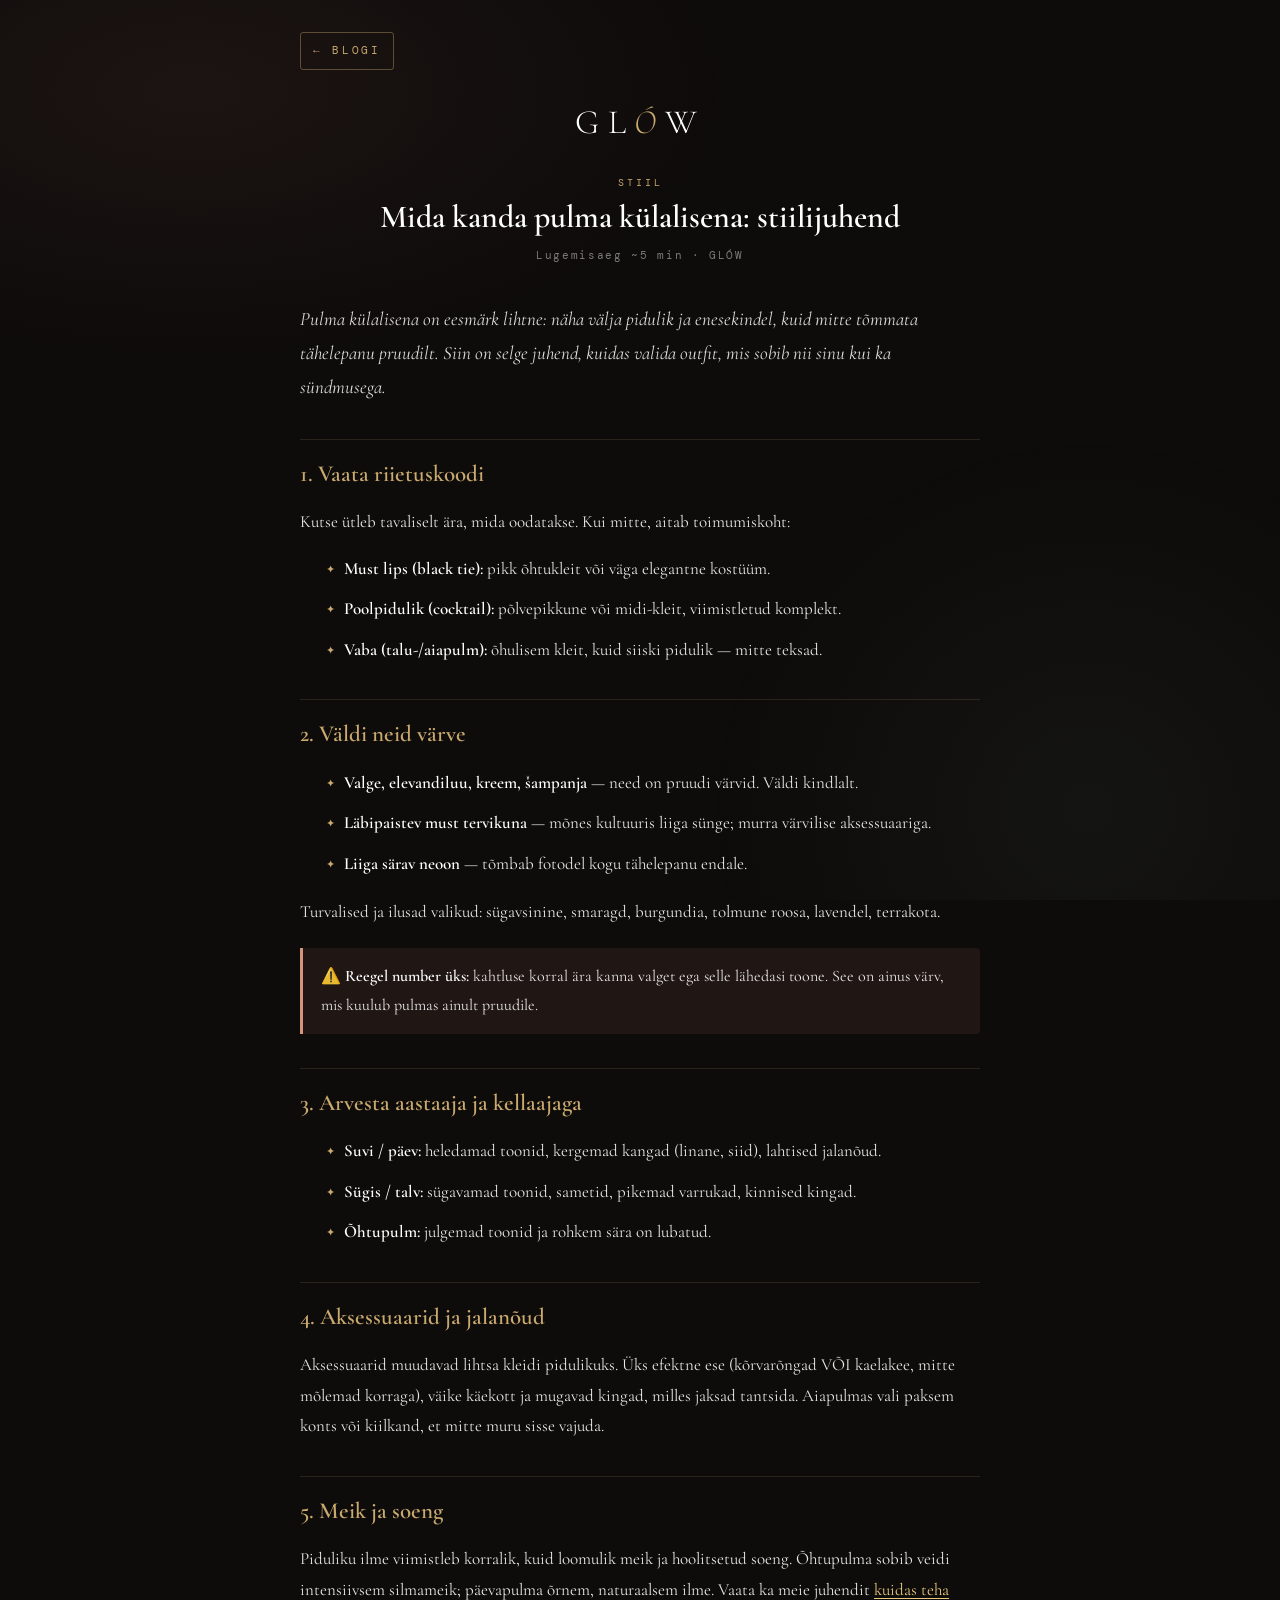
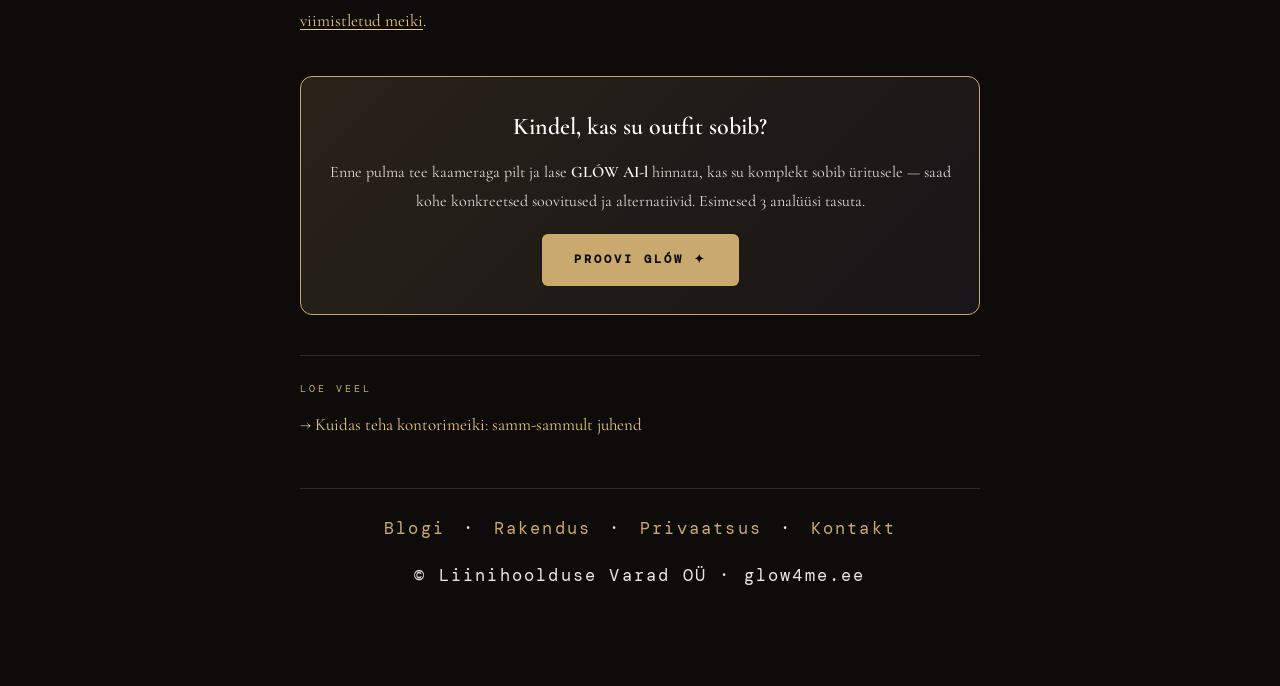
<file: blog/pulma-riietus.html>
<!DOCTYPE html>
<html lang="et">
<head>
<meta charset="UTF-8">
<meta name="viewport" content="width=device-width, initial-scale=1.0">
<title>Mida kanda pulma külalisena: stiilijuhend | GLÓW</title>
<meta name="description" content="Mida kanda pulma külalisena? Praktiline stiilijuhend: riietuskoodid, värvid mida vältida, aastaaja ja toimumiskoha järgi valimine ning aksessuaarid.">
<meta name="keywords" content="pulma riietus, mida kanda pulma, pulma külaline, pulma kleit, riietuskood, stiilinõuanded">
<meta name="theme-color" content="#c9a96e">
<link rel="canonical" href="https://glow4me.ee/blog/pulma-riietus.html">
<link rel="icon" type="image/png" sizes="192x192" href="../icon-192.png">
<link rel="apple-touch-icon" href="../icon-180.png">
<meta property="og:type" content="article">
<meta property="og:site_name" content="GLÓW">
<meta property="og:title" content="Mida kanda pulma külalisena: stiilijuhend">
<meta property="og:description" content="Kuidas valida sobiv pulma-outfit: riietuskoodid, värvid mida vältida, aastaaeg ja aksessuaarid.">
<meta property="og:url" content="https://glow4me.ee/blog/pulma-riietus.html">
<meta property="og:image" content="https://glow4me.ee/og-image.png">
<meta property="og:locale" content="et_EE">
<script type="application/ld+json">
{
  "@context": "https://schema.org",
  "@type": "Article",
  "headline": "Mida kanda pulma külalisena: stiilijuhend",
  "description": "Praktiline stiilijuhend pulma külalisele: riietuskoodid, värvid mida vältida, aastaaja ja toimumiskoha järgi valimine ning aksessuaarid.",
  "image": "https://glow4me.ee/og-image.png",
  "datePublished": "2026-07-05",
  "dateModified": "2026-07-05",
  "inLanguage": "et",
  "author": { "@type": "Organization", "name": "GLÓW", "url": "https://glow4me.ee/" },
  "publisher": { "@type": "Organization", "name": "GLÓW", "logo": { "@type": "ImageObject", "url": "https://glow4me.ee/icon-192.png" } },
  "mainEntityOfPage": { "@type": "WebPage", "@id": "https://glow4me.ee/blog/pulma-riietus.html" }
}
</script>
<link href="https://fonts.googleapis.com/css2?family=Cormorant+Garamond:ital,wght@0,300;0,400;0,600;1,300&family=DM+Mono:wght@300;400&display=swap" rel="stylesheet">
<style>
:root{--bg:#0e0c0b;--gold:#c9a96e;--gold-bright:#e8c97e;--blush:#d4957a;--lav:#9b8fb5}
*{margin:0;padding:0;box-sizing:border-box}
body{background:var(--bg);color:#fff;font-family:'Cormorant Garamond',Georgia,serif;line-height:1.8;min-height:100vh}
.ambient{position:fixed;inset:0;pointer-events:none;z-index:0;background:radial-gradient(ellipse 70% 50% at 15% 10%,rgba(196,115,107,0.08) 0%,transparent 60%),radial-gradient(ellipse 50% 70% at 85% 90%,rgba(123,158,142,0.06) 0%,transparent 60%)}
.wrap{position:relative;z-index:1;max-width:720px;margin:0 auto;padding:32px 20px 80px}
.back-link{display:inline-flex;align-items:center;gap:8px;color:var(--gold);text-decoration:none;font-family:'DM Mono',monospace;font-size:11px;letter-spacing:.25em;text-transform:uppercase;margin-bottom:24px;padding:8px 12px;border:1px solid rgba(201,169,110,0.4);border-radius:3px;transition:all .2s}
.back-link:hover{background:rgba(201,169,110,0.1);border-color:var(--gold)}
header{text-align:center;padding:12px 0 20px}
.logo{font-size:34px;font-weight:300;letter-spacing:.25em;color:#fff;line-height:1}
.logo em{color:var(--gold);font-style:italic}
.post-cat{font-family:'DM Mono',monospace;font-size:10px;letter-spacing:.3em;color:var(--gold);text-transform:uppercase;text-align:center;margin:14px 0 6px}
h1{font-size:32px;font-weight:600;color:#fff;text-align:center;margin:6px 0 10px;line-height:1.2}
.meta{font-family:'DM Mono',monospace;font-size:11px;color:rgba(255,255,255,0.45);text-align:center;letter-spacing:.15em;margin-bottom:36px}
h2{font-size:23px;color:var(--gold);font-weight:600;margin:34px 0 12px;padding-top:14px;border-top:1px solid rgba(201,169,110,0.15)}
h3{font-size:18px;color:var(--gold-bright);font-weight:600;margin:22px 0 8px}
p{font-size:17px;color:rgba(255,255,255,0.9);margin-bottom:16px}
strong{color:#fff;font-weight:600}
ul,ol{margin:12px 0 18px 4px;padding-left:22px}
li{font-size:17px;color:rgba(255,255,255,0.9);margin-bottom:10px;position:relative;list-style:none;padding-left:18px}
li::before{content:'✦';position:absolute;left:0;color:var(--gold);font-size:11px;top:6px}
.lead{font-size:19px;font-style:italic;color:rgba(255,255,255,0.85);margin-bottom:24px}
.tip{background:rgba(196,115,107,0.1);border-left:3px solid var(--blush);padding:14px 18px;border-radius:0 4px 4px 0;margin:20px 0}
.tip p{margin:0;font-size:16px}
.cta-box{margin:40px 0 0;background:linear-gradient(135deg,rgba(201,169,110,0.14),rgba(155,143,181,0.08));border:1px solid var(--gold);border-radius:12px;padding:28px 24px;text-align:center}
.cta-box h2{border:none;padding:0;margin:0 0 10px;color:#fff;font-size:24px}
.cta-box p{font-size:16px;color:rgba(255,255,255,0.85);margin-bottom:18px}
.cta-btn{display:inline-block;background:var(--gold);color:var(--bg);padding:15px 32px;border-radius:6px;font-family:'DM Mono',monospace;font-size:12px;letter-spacing:.25em;text-transform:uppercase;font-weight:700;text-decoration:none;transition:transform .15s,box-shadow .15s}
.cta-btn:hover{transform:translateY(-2px);box-shadow:0 8px 24px rgba(201,169,110,0.4)}
.more-posts{margin-top:40px;padding-top:24px;border-top:1px solid rgba(201,169,110,0.2)}
.more-posts a{display:block;color:var(--gold-bright);text-decoration:none;font-size:17px;margin-bottom:8px}
.more-posts a:hover{text-decoration:underline}
footer{text-align:center;margin-top:48px;padding-top:24px;border-top:1px solid rgba(201,169,110,0.2);font-family:'DM Mono',monospace;font-size:11px;color:rgba(255,255,255,0.4);letter-spacing:.2em}
footer a{color:var(--gold);text-decoration:none;margin:0 6px}
</style>
</head>
<body>
<div class="ambient"></div>
<div class="wrap">
  <a href="index.html" class="back-link">← Blogi</a>

  <header><div class="logo">GL<em>Ó</em>W</div></header>

  <div class="post-cat">Stiil</div>
  <h1>Mida kanda pulma külalisena: stiilijuhend</h1>
  <div class="meta">Lugemisaeg ~5 min · GLÓW</div>

  <p class="lead">Pulma külalisena on eesmärk lihtne: näha välja pidulik ja enesekindel, kuid mitte tõmmata tähelepanu pruudilt. Siin on selge juhend, kuidas valida outfit, mis sobib nii sinu kui ka sündmusega.</p>

  <h2>1. Vaata riietuskoodi</h2>
  <p>Kutse ütleb tavaliselt ära, mida oodatakse. Kui mitte, aitab toimumiskoht:</p>
  <ul>
    <li><strong>Must lips (black tie):</strong> pikk õhtukleit või väga elegantne kostüüm.</li>
    <li><strong>Poolpidulik (cocktail):</strong> põlvepikkune või midi-kleit, viimistletud komplekt.</li>
    <li><strong>Vaba (talu-/aiapulm):</strong> õhulisem kleit, kuid siiski pidulik — mitte teksad.</li>
  </ul>

  <h2>2. Väldi neid värve</h2>
  <ul>
    <li><strong>Valge, elevandiluu, kreem, šampanja</strong> — need on pruudi värvid. Väldi kindlalt.</li>
    <li><strong>Läbipaistev must tervikuna</strong> — mõnes kultuuris liiga sünge; murra värvilise aksessuaariga.</li>
    <li><strong>Liiga särav neoon</strong> — tõmbab fotodel kogu tähelepanu endale.</li>
  </ul>
  <p>Turvalised ja ilusad valikud: sügavsinine, smaragd, burgundia, tolmune roosa, lavendel, terrakota.</p>

  <div class="tip"><p>⚠️ <strong>Reegel number üks:</strong> kahtluse korral ära kanna valget ega selle lähedasi toone. See on ainus värv, mis kuulub pulmas ainult pruudile.</p></div>

  <h2>3. Arvesta aastaaja ja kellaajaga</h2>
  <ul>
    <li><strong>Suvi / päev:</strong> heledamad toonid, kergemad kangad (linane, siid), lahtised jalanõud.</li>
    <li><strong>Sügis / talv:</strong> sügavamad toonid, sametid, pikemad varrukad, kinnised kingad.</li>
    <li><strong>Õhtupulm:</strong> julgemad toonid ja rohkem sära on lubatud.</li>
  </ul>

  <h2>4. Aksessuaarid ja jalanõud</h2>
  <p>Aksessuaarid muudavad lihtsa kleidi pidulikuks. Üks efektne ese (kõrvarõngad VÕI kaelakee, mitte mõlemad korraga), väike käekott ja mugavad kingad, milles jaksad tantsida. Aiapulmas vali paksem konts või kiilkand, et mitte muru sisse vajuda.</p>

  <h2>5. Meik ja soeng</h2>
  <p>Piduliku ilme viimistleb korralik, kuid loomulik meik ja hoolitsetud soeng. Õhtupulma sobib veidi intensiivsem silmameik; päevapulma õrnem, naturaalsem ilme. Vaata ka meie juhendit <a class="inline" href="kontorimeik.html" style="color:var(--gold-bright);text-decoration:underline;text-underline-offset:3px">kuidas teha viimistletud meiki</a>.</p>

  <div class="cta-box">
    <h2>Kindel, kas su outfit sobib?</h2>
    <p>Enne pulma tee kaameraga pilt ja lase <strong>GLÓW AI-l</strong> hinnata, kas su komplekt sobib üritusele — saad kohe konkreetsed soovitused ja alternatiivid. Esimesed 3 analüüsi tasuta.</p>
    <a class="cta-btn" href="../index.html">Proovi GLÓW ✦</a>
  </div>

  <div class="more-posts">
    <p style="font-family:'DM Mono',monospace;font-size:10px;letter-spacing:.3em;color:var(--gold);text-transform:uppercase;margin-bottom:12px">Loe veel</p>
    <a href="kontorimeik.html">→ Kuidas teha kontorimeiki: samm-sammult juhend</a>
  </div>

  <footer>
    <p><a href="index.html">Blogi</a> · <a href="../index.html">Rakendus</a> · <a href="../privaatsus.html">Privaatsus</a> · <a href="../kontakt.html">Kontakt</a></p>
    <p style="margin-top:16px">© Liinihoolduse Varad OÜ · glow4me.ee</p>
  </footer>
</div>
</body>
</html>
</file>
